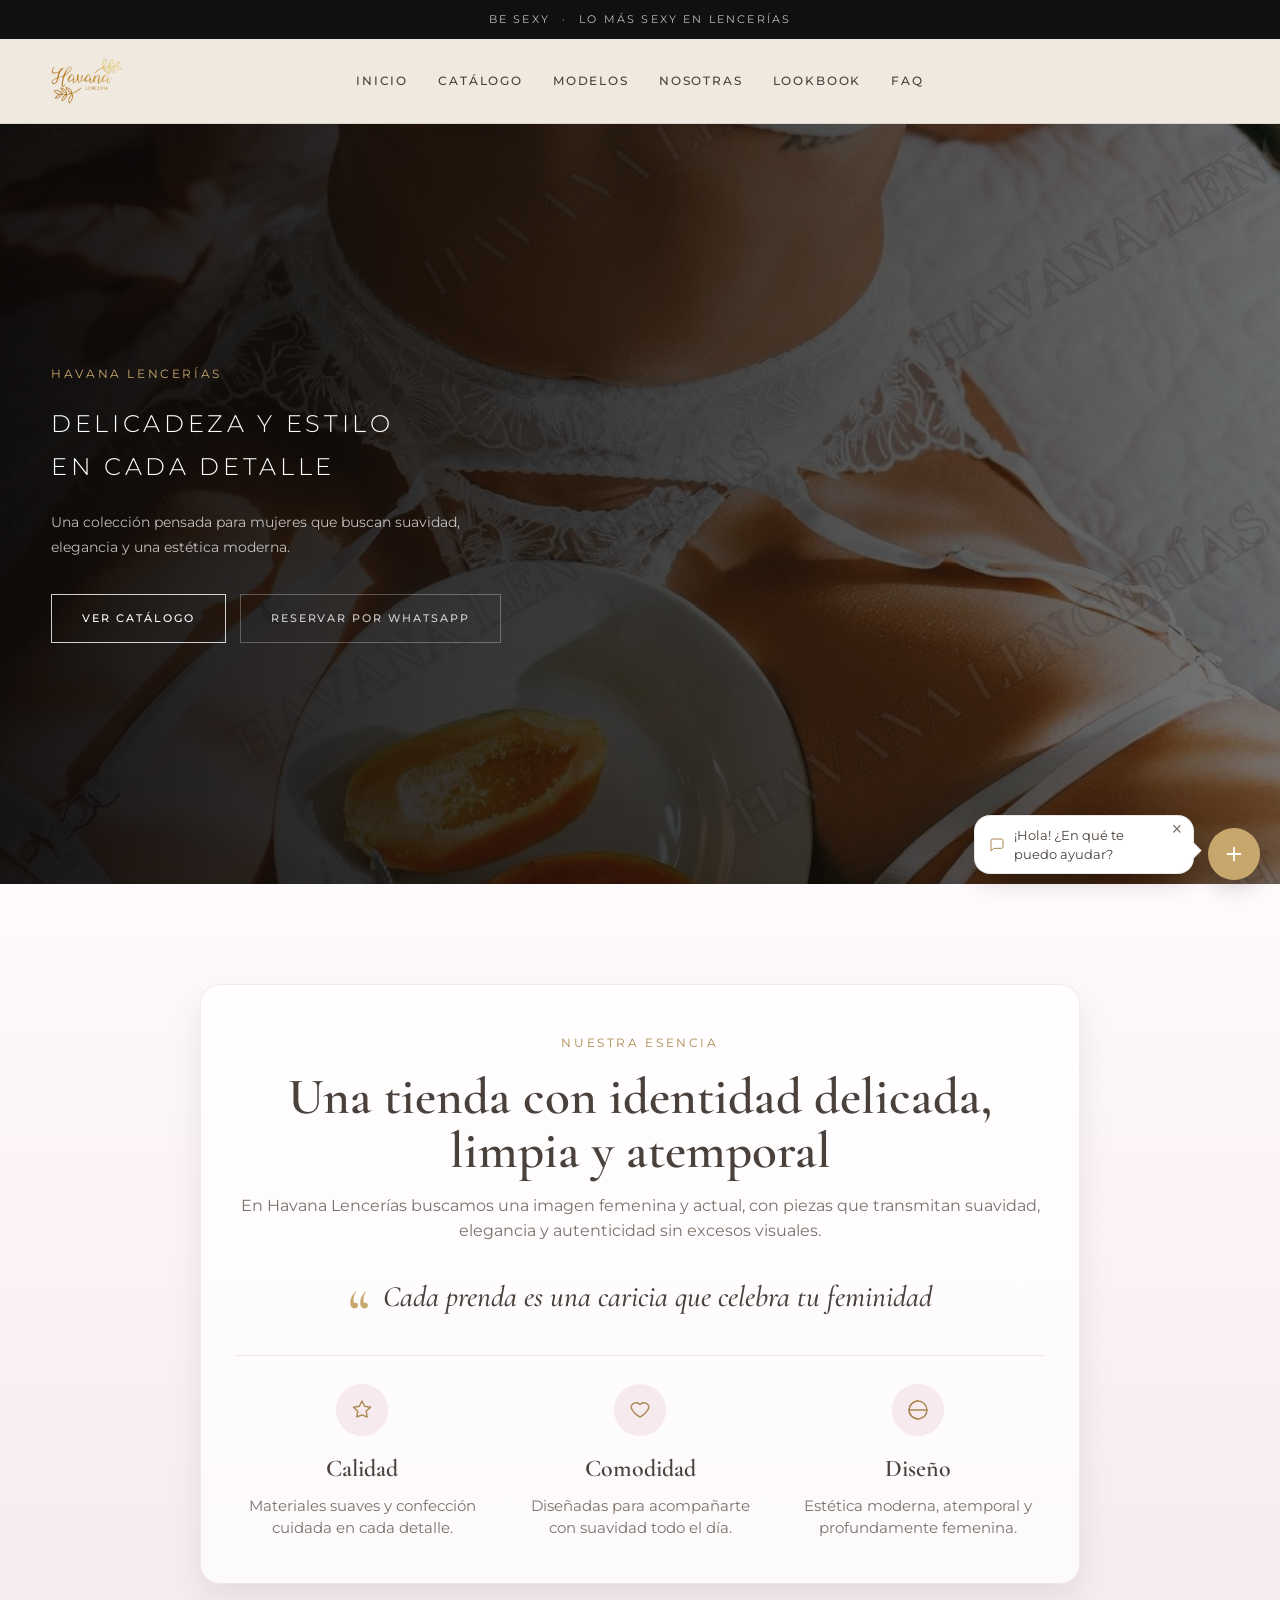
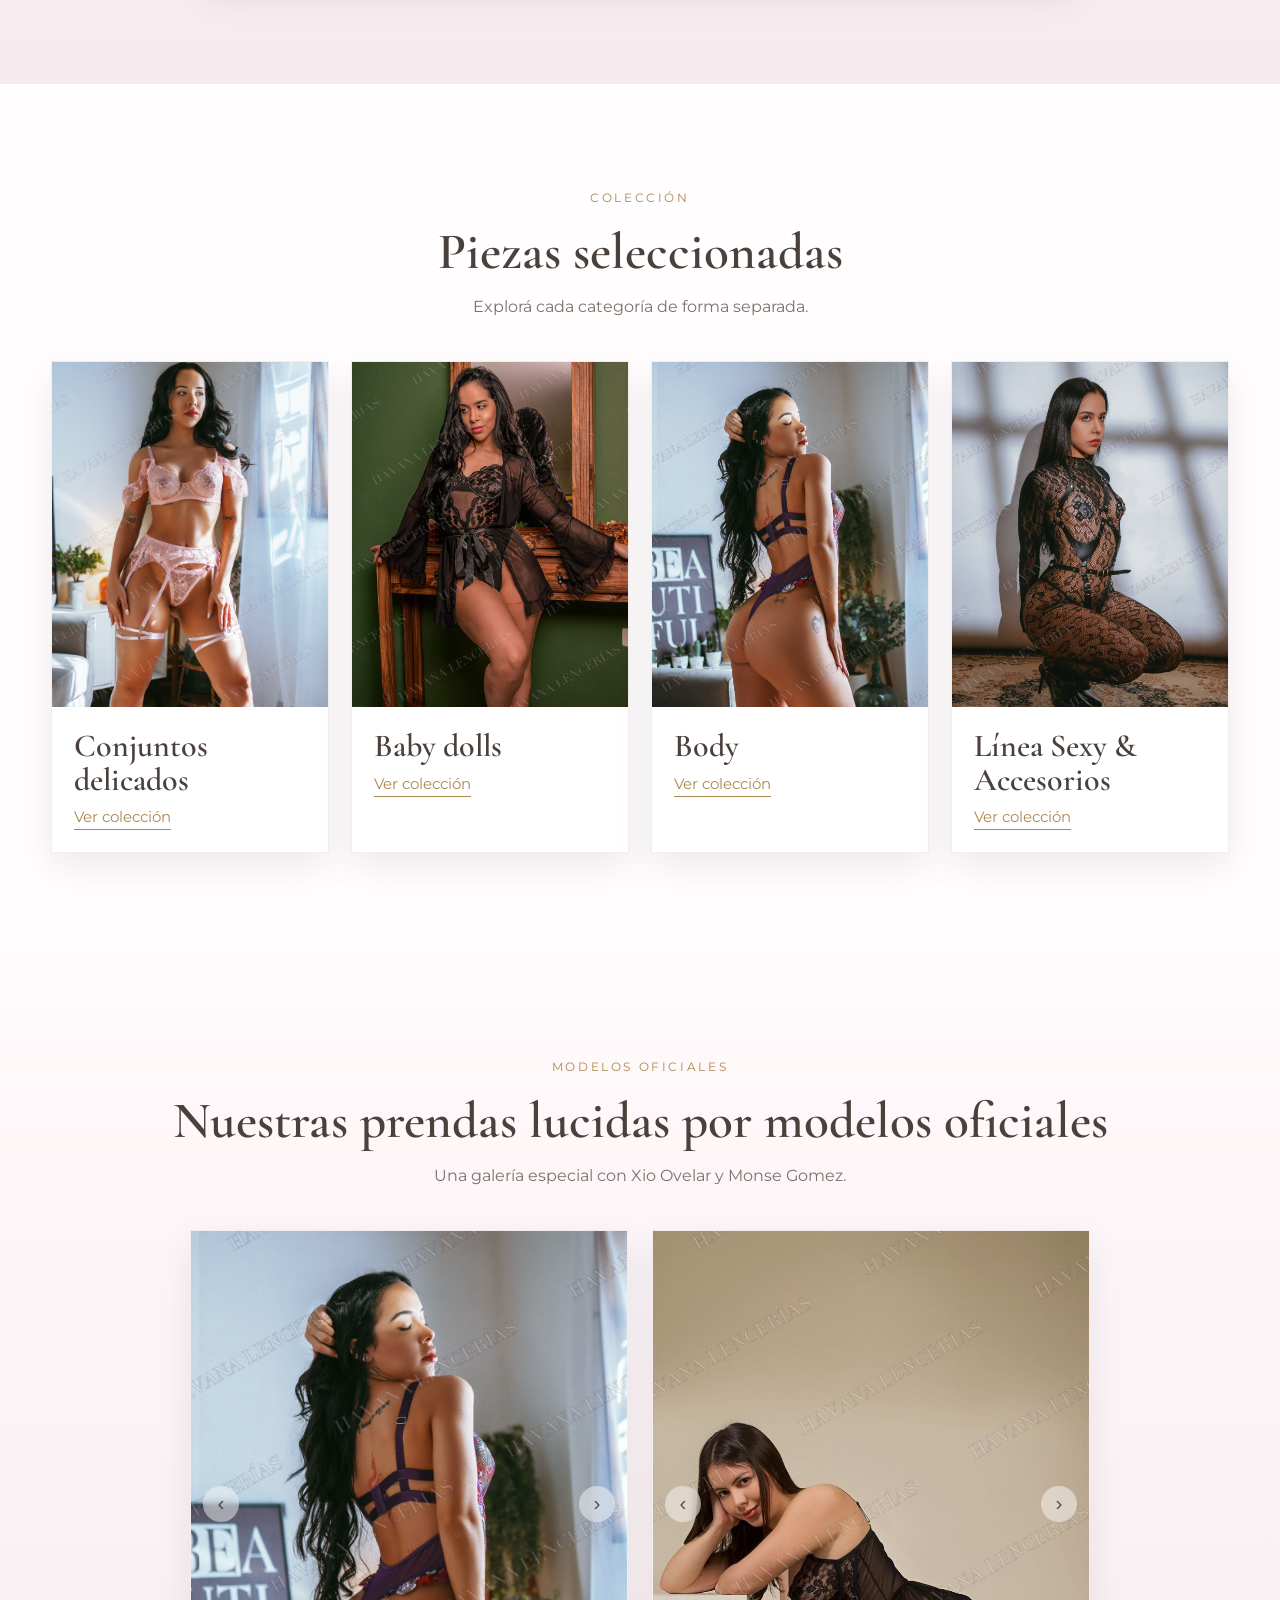
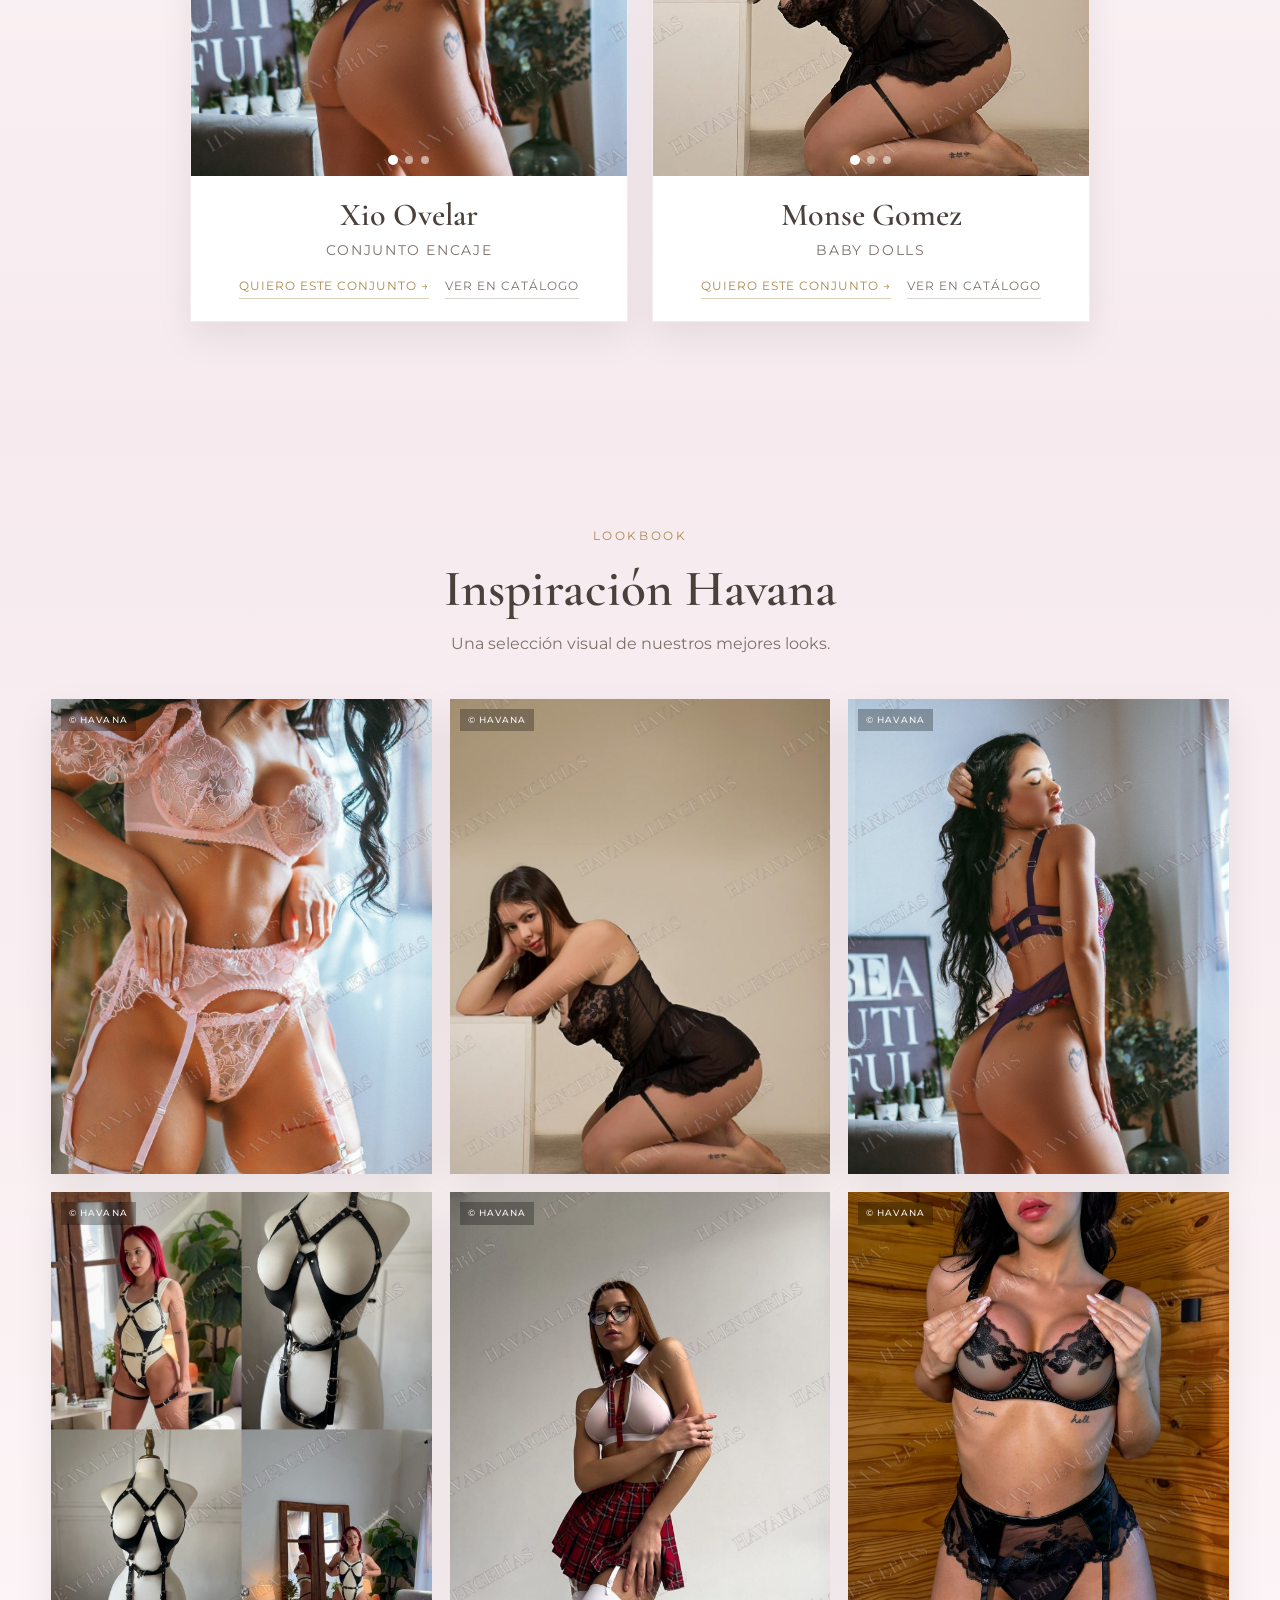
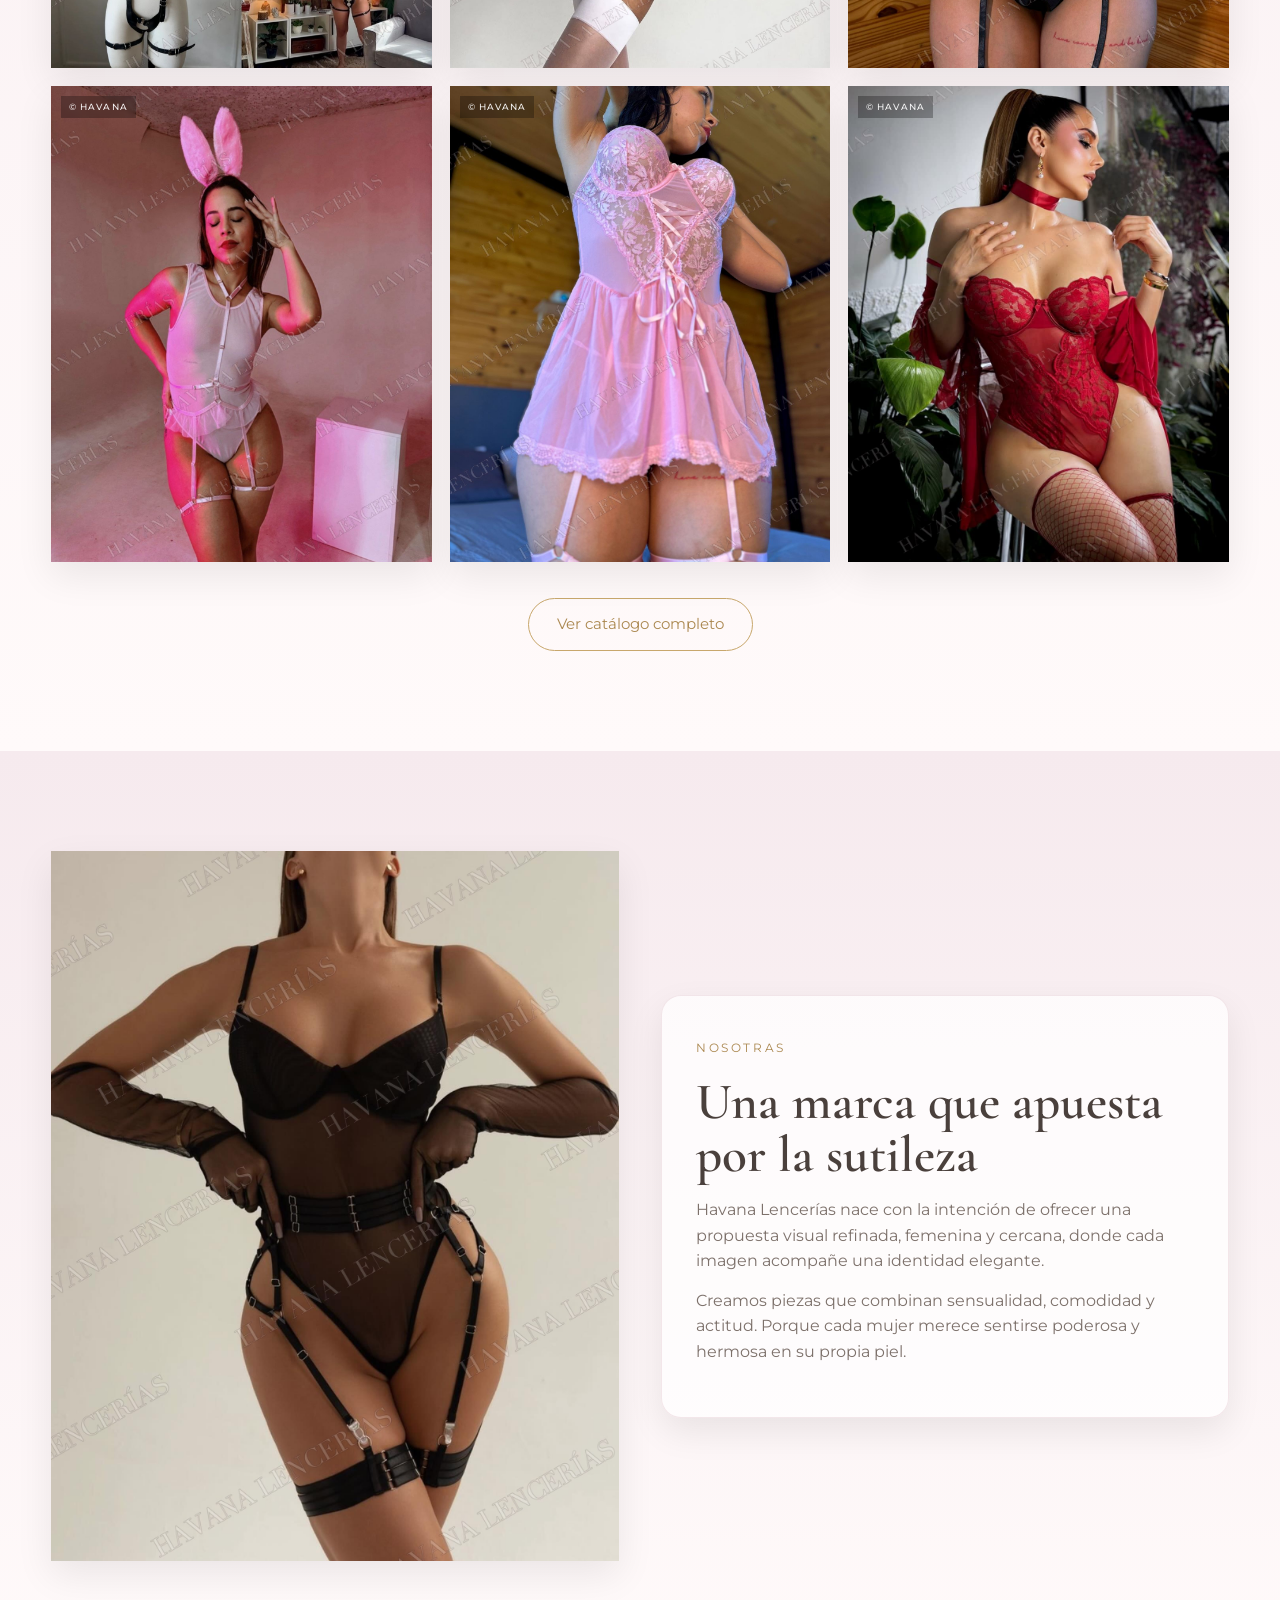
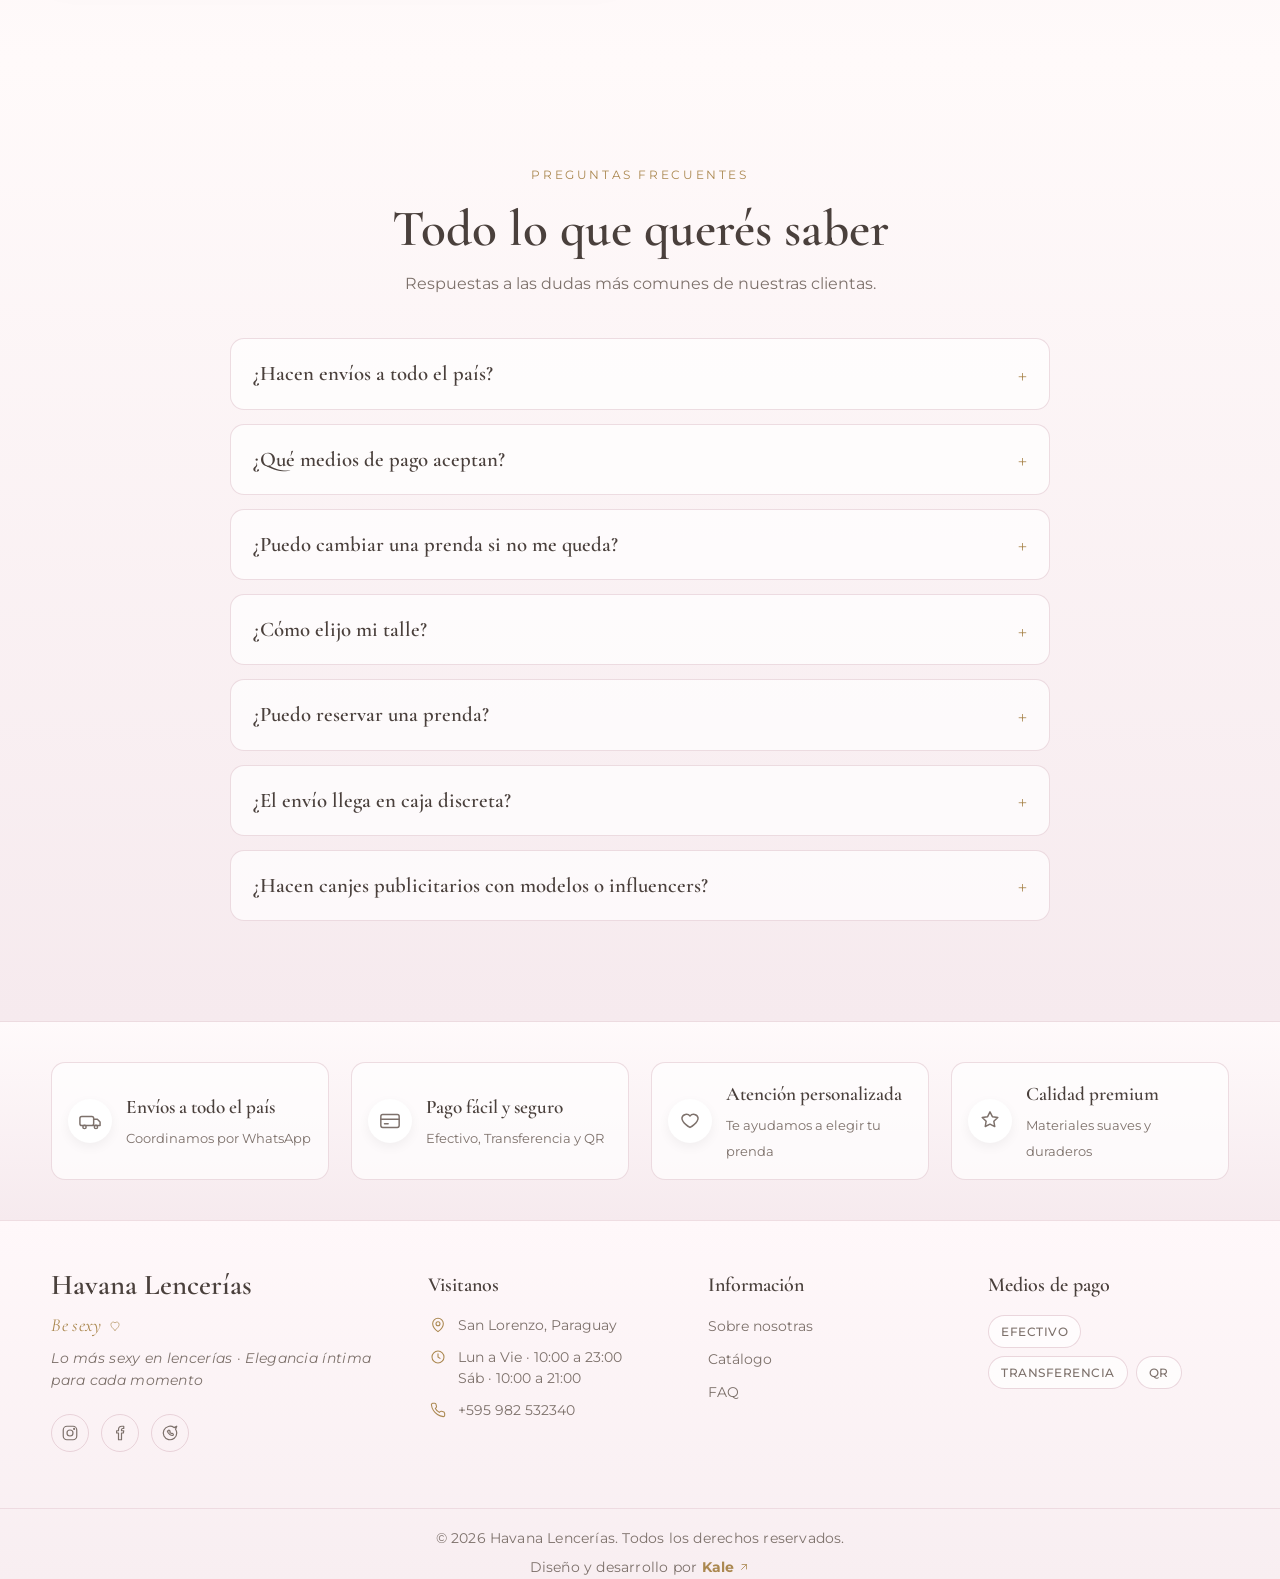
<file: index.html>
<!DOCTYPE html>
<html lang="es">
<head>
  <meta charset="UTF-8" />
  <meta name="viewport" content="width=device-width, initial-scale=1.0" />
  <title>Havana Lencerías</title>
  <meta name="description" content="Havana Lencerías - tienda de lencería femenina elegante, delicada y moderna." />
  <link rel="preconnect" href="https://fonts.googleapis.com">
  <link rel="preconnect" href="https://fonts.gstatic.com" crossorigin>
  <link href="https://fonts.googleapis.com/css2?family=Cormorant+Garamond:wght@500;600;700&family=Montserrat:wght@300;400;500;600&display=swap" rel="stylesheet">
  <link rel="stylesheet" href="style.css" />
</head>
<body>

  <header class="topbar">
    <p>
      <span>Be sexy</span>
      <span class="topbar-sep" aria-hidden="true">·</span>
      <span>Lo más sexy en lencerías</span>
    </p>
  </header>

  <header class="header">
    <div class="container header-content">
      <a href="#inicio" class="logo">
        <img src="Imagenes/logo-havana.png" alt="Havana Lencerías">
      </a>

      <nav class="nav">
        <a href="#inicio">Inicio</a>
        <a href="catalogo.html">Catálogo</a>
        <a href="#modelos">Modelos</a>
        <a href="#nosotras">Nosotras</a>
        <a href="#lookbook">Lookbook</a>
        <a href="#faq">FAQ</a>
      </nav>

      <div class="header-spacer" aria-hidden="true"></div>
    </div>
  </header>

  <section class="hero" id="inicio">

    <!-- El video ocupa todo el hero y el texto va encima.
         Si el video falla, el <video> sigue mostrando su poster: la portada
         degrada sola a la versión con foto, sin que la clienta note nada. -->
    <div class="hero-video" id="heroVideo">
      <video id="heroVid" muted autoplay loop playsinline preload="auto" poster="Imagenes/hero-havana2.jpeg" aria-label="Video de Havana Lencerías"></video>
      <script>
        /* El src se elige acá, pegado al <video>, y no más abajo: así el
           navegador empieza a bajarlo de una. Un celular no necesita 1440p,
           y bajarle 3.4 MB sería un despropósito. */
        (function () {
          var v = document.getElementById("heroVid");
          v.src = window.innerWidth <= 768
            ? "Imagenes/video-portada-movil.mp4"   /*  720x1280 · 1.4 MB */
            : "Imagenes/video-portada.mp4";        /* 1080x1920 · 3.4 MB */
        })();
      </script>

      <div class="hero-overlay">
        <div class="hero-text">
          <span class="eyebrow">HAVANA LENCERÍAS</span>
          <h1>Delicadeza y estilo<br>en cada detalle</h1>
          <p>
            Una colección pensada para mujeres que buscan suavidad,
            elegancia y una estética moderna.
          </p>

          <div class="hero-actions">
            <a href="catalogo.html" class="btn btn-hero">Ver catálogo</a>
            <a href="https://wa.me/595982532340?text=%C2%A1Hola!%20Quisiera%20reservar%20una%20prenda%20%F0%9F%92%95" target="_blank" class="btn btn-hero-ghost">Reservar por WhatsApp</a>
          </div>
        </div>
      </div>

    </div>
  </section>

  <section class="intro section">
    <div class="container intro-box">
      <span class="eyebrow">Nuestra esencia</span>
      <h2>Una tienda con identidad delicada, limpia y atemporal</h2>
      <p>
        En Havana Lencerías buscamos una imagen femenina y actual, con piezas que transmitan
        suavidad, elegancia y autenticidad sin excesos visuales.
      </p>

      <blockquote class="intro-quote">
        <span class="quote-mark" aria-hidden="true">“</span>
        Cada prenda es una caricia que celebra tu feminidad
      </blockquote>

      <ul class="values-grid">
        <li class="value-item">
          <span class="value-icon" aria-hidden="true">
            <svg viewBox="0 0 24 24" fill="none" stroke="currentColor" stroke-width="1.4" stroke-linecap="round" stroke-linejoin="round">
              <path d="M12 3l2.6 5.3 5.9.9-4.3 4.1 1 5.8L12 16.8 6.8 19l1-5.8L3.5 9.2l5.9-.9L12 3z"/>
            </svg>
          </span>
          <h3>Calidad</h3>
          <p>Materiales suaves y confección cuidada en cada detalle.</p>
        </li>

        <li class="value-item">
          <span class="value-icon" aria-hidden="true">
            <svg viewBox="0 0 24 24" fill="none" stroke="currentColor" stroke-width="1.4" stroke-linecap="round" stroke-linejoin="round">
              <path d="M20.8 8.6a5 5 0 0 0-8.8-2 5 5 0 0 0-8.8 2c0 5.6 8.8 10.4 8.8 10.4s8.8-4.8 8.8-10.4z"/>
            </svg>
          </span>
          <h3>Comodidad</h3>
          <p>Diseñadas para acompañarte con suavidad todo el día.</p>
        </li>

        <li class="value-item">
          <span class="value-icon" aria-hidden="true">
            <svg viewBox="0 0 24 24" fill="none" stroke="currentColor" stroke-width="1.4" stroke-linecap="round" stroke-linejoin="round">
              <circle cx="12" cy="12" r="9"/>
              <path d="M12 3a9 9 0 0 0 0 18M3 12h18"/>
            </svg>
          </span>
          <h3>Diseño</h3>
          <p>Estética moderna, atemporal y profundamente femenina.</p>
        </li>
      </ul>
    </div>
  </section>

  <section class="featured section" id="coleccion">
    <div class="container">
      <div class="section-header">
        <span class="eyebrow">Colección</span>
        <h2>Piezas seleccionadas</h2>
        <p>Explorá cada categoría de forma separada.</p>
      </div>

      <div class="cards-grid">
        <article class="card">
          <img loading="lazy" decoding="async" src="Imagenes/modelo2.jpg" alt="Conjuntos delicados">
          <div class="card-info">
            <h3>Conjuntos delicados</h3>
            <a href="catalogo.html#conjuntos">Ver colección</a>
          </div>
        </article>

        <article class="card">
          <img loading="lazy" decoding="async" src="Imagenes/Babydolls11.jpg" alt="Baby dolls">
          <div class="card-info">
            <h3>Baby dolls</h3>
            <a href="catalogo.html#babydolls">Ver colección</a>
          </div>
        </article>

        <article class="card">
          <img loading="lazy" decoding="async" src="Imagenes/xio-1.jpg" alt="Body">
          <div class="card-info">
            <h3>Body</h3>
            <a href="catalogo.html#body">Ver colección</a>
          </div>
        </article>

        <article class="card">
          <img loading="lazy" decoding="async" src="Imagenes/arnes7.jpg" alt="Línea Sexy & Accesorios" onerror="this.style.opacity='0.2'">
          <div class="card-info">
            <h3>Línea Sexy & Accesorios</h3>
            <a href="catalogo.html#sexy">Ver colección</a>
          </div>
        </article>
      </div>
    </div>
  </section>

  <section class="models section" id="modelos">
    <div class="container">
      <div class="section-header">
        <span class="eyebrow">Modelos oficiales</span>
        <h2>Nuestras prendas lucidas por modelos oficiales</h2>
        <p>Una galería especial con Xio Ovelar y Monse Gomez.</p>
      </div>

      <div class="models-grid two-models">

        <article class="model-card" data-model="Xio Ovelar">
          <div class="model-slider" data-slider data-autoplay="5000">
            <button class="slider-btn prev" type="button" aria-label="Anterior" data-prev>‹</button>

            <div class="model-slider-track-wrapper">
              <div class="model-slider-track">
                <img loading="lazy" decoding="async" src="Imagenes/xio-1.jpg" alt="Xio Ovelar look 1" data-garment="Conjunto encaje" data-category="conjuntos">
                <img loading="lazy" decoding="async" src="Imagenes/xio-2.jpg" alt="Xio Ovelar look 2" data-garment="Conjunto Rosa" data-category="conjunto-rosa">
                <img loading="lazy" decoding="async" src="Imagenes/xio-3.jpg" alt="Xio Ovelar look 3" data-garment="Línea Sexy" data-category="sexy">
              </div>
            </div>

            <button class="slider-btn next" type="button" aria-label="Siguiente" data-next>›</button>

            <div class="slider-dots" data-dots></div>
          </div>

          <div class="model-info">
            <h3>Xio Ovelar</h3>
            <p class="garment-name" data-garment-label>Conjunto encaje</p>
            <div class="model-actions">
              <a href="https://wa.me/595982532340" target="_blank" class="want-link" data-want>Quiero este conjunto →</a>
              <a href="catalogo.html#conjuntos" class="catalog-link" data-catalog>Ver en catálogo</a>
            </div>
          </div>
        </article>

        <article class="model-card" data-model="Monse Gomez">
          <div class="model-slider" data-slider data-autoplay="5000">
            <button class="slider-btn prev" type="button" aria-label="Anterior" data-prev>‹</button>

            <div class="model-slider-track-wrapper">
              <div class="model-slider-track">
                <img loading="lazy" decoding="async" src="Imagenes/monse-1.jpg" alt="Monse Gomez look 1" data-garment="Baby dolls" data-category="babydolls">
                <img loading="lazy" decoding="async" src="Imagenes/monse-2.jpg" alt="Monse Gomez look 2" data-garment="Body" data-category="body">
                <img loading="lazy" decoding="async" src="Imagenes/monse-3.jpg" alt="Monse Gomez look 3" data-garment="Conjunto" data-category="conjuntos">
              </div>
            </div>

            <button class="slider-btn next" type="button" aria-label="Siguiente" data-next>›</button>

            <div class="slider-dots" data-dots></div>
          </div>

          <div class="model-info">
            <h3>Monse Gomez</h3>
            <p class="garment-name" data-garment-label>Baby dolls</p>
            <div class="model-actions">
              <a href="https://wa.me/595982532340" target="_blank" class="want-link" data-want>Quiero este conjunto →</a>
              <a href="catalogo.html#babydolls" class="catalog-link" data-catalog>Ver en catálogo</a>
            </div>
          </div>
        </article>

      </div>
    </div>
  </section>

  <section class="lookbook section" id="lookbook">
    <div class="container">
      <div class="section-header">
        <span class="eyebrow">Lookbook</span>
        <h2>Inspiración Havana</h2>
        <p>Una selección visual de nuestros mejores looks.</p>
      </div>

      <div class="lookbook-masonry">
        <a href="catalogo.html#conjunto-rosa" class="lookbook-item"><img loading="lazy" decoding="async" src="Imagenes/conjunto-rosa1.jpg" alt="Conjunto Rosa" onerror="this.style.opacity='0.15'"></a>
        <a href="catalogo.html#babydolls" class="lookbook-item"><img loading="lazy" decoding="async" src="Imagenes/Babydollsnegro1.jpg" alt="Baby dolls Negro" onerror="this.style.opacity='0.15'"></a>
        <a href="catalogo.html#body" class="lookbook-item"><img loading="lazy" decoding="async" src="Imagenes/xio-1.jpg" alt="Body" onerror="this.style.opacity='0.15'"></a>
        <a href="catalogo.html#sexy-arnes" class="lookbook-item"><img loading="lazy" decoding="async" src="Imagenes/arnes2.jpg" alt="Arnés" onerror="this.style.opacity='0.15'"></a>
        <a href="catalogo.html#sexy-colegiala" class="lookbook-item"><img loading="lazy" decoding="async" src="Imagenes/colegiala1.jpg" alt="Colegiala" onerror="this.style.opacity='0.15'"></a>
        <a href="catalogo.html#conjunto-negro" class="lookbook-item"><img loading="lazy" decoding="async" src="Imagenes/conjunto-negro2.jpg" alt="Conjunto Negro" onerror="this.style.opacity='0.15'"></a>
        <a href="catalogo.html#sexy-conejita" class="lookbook-item"><img loading="lazy" decoding="async" src="Imagenes/conejita1.jpg" alt="Conejita" onerror="this.style.opacity='0.15'"></a>
        <a href="catalogo.html#babydolls-rosa" class="lookbook-item"><img loading="lazy" decoding="async" src="Imagenes/Babydollsrosa1.jpg" alt="Baby dolls Rosa" onerror="this.style.opacity='0.15'"></a>
        <a href="catalogo.html#body-rojo" class="lookbook-item"><img loading="lazy" decoding="async" src="Imagenes/bodyrojo1.jpg" alt="Body Rojo" onerror="this.style.opacity='0.15'"></a>
      </div>

      <div class="lookbook-cta">
        <a href="catalogo.html" class="btn btn-outline">Ver catálogo completo</a>
      </div>
    </div>
  </section>

  <section class="about section" id="nosotras">
    <div class="container about-grid">
      <div class="about-image">
        <img loading="lazy" decoding="async" src="Imagenes/img2.jpg" alt="Havana Lencerías estilo">
      </div>

      <div class="about-text">
        <span class="eyebrow">Nosotras</span>
        <h2>Una marca que apuesta por la sutileza</h2>
        <p>
          Havana Lencerías nace con la intención de ofrecer una propuesta visual refinada,
          femenina y cercana, donde cada imagen acompañe una identidad elegante.
        </p>
        <p>
          Creamos piezas que combinan sensualidad, comodidad y actitud. Porque cada mujer
          merece sentirse poderosa y hermosa en su propia piel.
        </p>
      </div>
    </div>
  </section>

<section class="faq section" id="faq">
    <div class="container">
      <div class="section-header">
        <span class="eyebrow">Preguntas frecuentes</span>
        <h2>Todo lo que querés saber</h2>
        <p>Respuestas a las dudas más comunes de nuestras clientas.</p>
      </div>

      <div class="faq-list">
        <details class="faq-item">
          <summary>
            <span>¿Hacen envíos a todo el país?</span>
            <span class="faq-toggle" aria-hidden="true">+</span>
          </summary>
          <p>¡Sí! Enviamos a todo Paraguay. Coordinamos método y costo por WhatsApp según tu zona.</p>
        </details>

        <details class="faq-item">
          <summary>
            <span>¿Qué medios de pago aceptan?</span>
            <span class="faq-toggle" aria-hidden="true">+</span>
          </summary>
          <p>Aceptamos efectivo, transferencia bancaria y pagos con QR.</p>
        </details>

        <details class="faq-item">
          <summary>
            <span>¿Puedo cambiar una prenda si no me queda?</span>
            <span class="faq-toggle" aria-hidden="true">+</span>
          </summary>
          <p>Sí, aceptamos cambios dentro de los 7 días, siempre que la prenda esté en perfecto estado, con etiqueta y sin uso. Por razones de higiene, no se aceptan cambios en algunas piezas específicas.</p>
        </details>

        <details class="faq-item" id="faq-talles">
          <summary>
            <span>¿Cómo elijo mi talle?</span>
            <span class="faq-toggle" aria-hidden="true">+</span>
          </summary>
          <p>Tomá tus medidas (busto, cintura y cadera en cm) y comparalas con nuestra tabla. Si tenés dudas, escribinos por WhatsApp y te asesoramos.</p>
          <div class="size-chart-wrapper">
            <table class="size-chart">
              <thead>
                <tr>
                  <th>Talle</th>
                  <th>S</th>
                  <th>M</th>
                  <th>L</th>
                </tr>
              </thead>
              <tbody>
                <tr>
                  <th>Busto (cm)</th>
                  <td>88</td>
                  <td>92</td>
                  <td>96</td>
                </tr>
                <tr>
                  <th>Cintura (cm)</th>
                  <td>68</td>
                  <td>72</td>
                  <td>76</td>
                </tr>
                <tr>
                  <th>Cadera (cm)</th>
                  <td>92</td>
                  <td>96</td>
                  <td>100</td>
                </tr>
              </tbody>
            </table>
            <small class="size-chart-note">Por higiene, las prendas íntimas no tienen cambio. Elegí bien tu talle.</small>
          </div>
        </details>

        <details class="faq-item">
          <summary>
            <span>¿Puedo reservar una prenda?</span>
            <span class="faq-toggle" aria-hidden="true">+</span>
          </summary>
          <p>
            Sí. Para reservar una prenda se requiere una <strong>seña</strong>. Si reservás
            2 productos o más, se pide un mínimo de seña por cada uno.
          </p>
          <p>
            Tenés un plazo de <strong>30 días</strong> para retirar el pedido. Pasado ese
            tiempo, la seña <strong>no se reembolsa</strong>, ya que mientras las prendas
            estuvieron apartadas dejamos de venderlas a otras clientas.
          </p>
        </details>

        <details class="faq-item">
          <summary>
            <span>¿El envío llega en caja discreta?</span>
            <span class="faq-toggle" aria-hidden="true">+</span>
          </summary>
          <p>Sí, todos nuestros envíos van en empaques neutros y discretos, cuidando tu privacidad.</p>
        </details>

        <details class="faq-item">
          <summary>
            <span>¿Hacen canjes publicitarios con modelos o influencers?</span>
            <span class="faq-toggle" aria-hidden="true">+</span>
          </summary>
          <p>
            No realizamos canjes a cambio de publicidad o fotos. Ya contamos con nuestra
            modelo oficial y tuvimos malas experiencias con personas que recibieron prendas
            y no cumplieron con lo acordado. Por favor, abstenerse de ofrecerse u ofrecer
            a modelos para este tipo de intercambio: si en algún momento necesitamos un canje,
            nosotras contactamos directamente.
          </p>
        </details>
      </div>
    </div>
  </section>

  <section class="benefits-banner">
    <div class="container">
      <ul class="benefits-list">
        <li>
          <span class="benefit-icon" aria-hidden="true">
            <svg viewBox="0 0 24 24" fill="none" stroke="currentColor" stroke-width="1.6" stroke-linecap="round" stroke-linejoin="round">
              <rect x="1" y="7" width="15" height="10" rx="2"/>
              <polyline points="16 10 20 10 23 13 23 17 16 17"/>
              <circle cx="6" cy="18.5" r="1.8"/>
              <circle cx="18.5" cy="18.5" r="1.8"/>
            </svg>
          </span>
          <div>
            <strong>Envíos a todo el país</strong>
            <span>Coordinamos por WhatsApp</span>
          </div>
        </li>
        <li>
          <span class="benefit-icon" aria-hidden="true">
            <svg viewBox="0 0 24 24" fill="none" stroke="currentColor" stroke-width="1.6" stroke-linecap="round" stroke-linejoin="round">
              <rect x="2" y="5" width="20" height="14" rx="2"/>
              <line x1="2" y1="10" x2="22" y2="10"/>
              <path d="M6 15h4"/>
            </svg>
          </span>
          <div>
            <strong>Pago fácil y seguro</strong>
            <span>Efectivo, Transferencia y QR</span>
          </div>
        </li>
        <li>
          <span class="benefit-icon" aria-hidden="true">
            <svg viewBox="0 0 24 24" fill="none" stroke="currentColor" stroke-width="1.6" stroke-linecap="round" stroke-linejoin="round">
              <path d="M20.8 8.6a5 5 0 0 0-8.8-2 5 5 0 0 0-8.8 2c0 5.6 8.8 10.4 8.8 10.4s8.8-4.8 8.8-10.4z"/>
            </svg>
          </span>
          <div>
            <strong>Atención personalizada</strong>
            <span>Te ayudamos a elegir tu prenda</span>
          </div>
        </li>
        <li>
          <span class="benefit-icon" aria-hidden="true">
            <svg viewBox="0 0 24 24" fill="none" stroke="currentColor" stroke-width="1.6" stroke-linecap="round" stroke-linejoin="round">
              <path d="M12 2l2.6 5.3 5.9.9-4.3 4.1 1 5.8L12 15.5 6.8 18l1-5.8L3.5 8.2l5.9-.9L12 2z"/>
            </svg>
          </span>
          <div>
            <strong>Calidad premium</strong>
            <span>Materiales suaves y duraderos</span>
          </div>
        </li>
      </ul>
    </div>
  </section>

  <footer class="footer">
    <div class="container footer-grid">
      <div class="footer-col footer-brand">
        <p>Havana Lencerías</p>
        <span class="footer-tagline">
          Be sexy
          <svg class="tagline-icon" viewBox="0 0 24 24" fill="none" stroke="currentColor" stroke-width="1.4" stroke-linecap="round" stroke-linejoin="round" aria-hidden="true">
            <path d="M12 21s-7-4.35-7-10a4 4 0 0 1 7-2.65A4 4 0 0 1 19 11c0 5.65-7 10-7 10z"/>
          </svg>
        </span>
        <span class="footer-slogan">Lo más sexy en lencerías · Elegancia íntima para cada momento</span>
        <div class="footer-social">
          <a href="https://www.instagram.com/havanalencerias" target="_blank" aria-label="Instagram" class="footer-icon">
            <svg viewBox="0 0 24 24" fill="none" stroke="currentColor" stroke-width="1.6" stroke-linecap="round" stroke-linejoin="round">
              <rect x="3" y="3" width="18" height="18" rx="5"/>
              <circle cx="12" cy="12" r="4"/>
              <circle cx="17.5" cy="6.5" r="0.6" fill="currentColor"/>
            </svg>
          </a>
          <a href="https://www.facebook.com/havanalencerias/" target="_blank" aria-label="Facebook" class="footer-icon">
            <svg viewBox="0 0 24 24" fill="none" stroke="currentColor" stroke-width="1.6" stroke-linecap="round" stroke-linejoin="round">
              <path d="M14 9V7.5a1.5 1.5 0 0 1 1.5-1.5H17V3h-2.5A4.5 4.5 0 0 0 10 7.5V9H7.5v3H10v9h4v-9h2.5l.5-3H14z"/>
            </svg>
          </a>
          <a href="https://wa.me/595982532340?text=%C2%A1Hola!%20Te%20escribo%20desde%20la%20web%20de%20Havana%20Lencer%C3%ADas%20%F0%9F%92%95" target="_blank" aria-label="WhatsApp" class="footer-icon">
            <svg viewBox="0 0 24 24" fill="none" stroke="currentColor" stroke-width="1.6" stroke-linecap="round" stroke-linejoin="round">
              <path d="M21 12a9 9 0 1 1-3.6-7.2L21 3l-1.6 4A9 9 0 0 1 21 12z"/>
              <path d="M8.5 9.5c.4 1.7 1.6 3.4 3.3 4.6 1.5 1 2.9 1.4 3.7 1.2.4-.1.7-.4.9-.8.1-.3.1-.7-.1-1l-.9-.9c-.2-.2-.5-.3-.8-.2l-.9.3c-.7-.4-1.4-1-1.9-1.7l.3-.9c.1-.3 0-.6-.2-.8l-.9-.9c-.3-.2-.7-.3-1-.1-.4.2-.7.5-.8.9 0 .1 0 .2 0 .3z"/>
            </svg>
          </a>
        </div>
      </div>

      <div class="footer-col">
        <h4>Visitanos</h4>
        <ul class="footer-info">
          <li>
            <span class="info-icon" aria-hidden="true">
              <svg viewBox="0 0 24 24" fill="none" stroke="currentColor" stroke-width="1.6" stroke-linecap="round" stroke-linejoin="round">
                <path d="M20 10c0 6-8 12-8 12s-8-6-8-12a8 8 0 0 1 16 0z"/>
                <circle cx="12" cy="10" r="3"/>
              </svg>
            </span>
            San Lorenzo, Paraguay
          </li>
          <li>
            <span class="info-icon" aria-hidden="true">
              <svg viewBox="0 0 24 24" fill="none" stroke="currentColor" stroke-width="1.6" stroke-linecap="round" stroke-linejoin="round">
                <circle cx="12" cy="12" r="9"/>
                <path d="M12 7v5l3 2"/>
              </svg>
            </span>
            <span class="info-text">
              Lun a Vie · 10:00 a 23:00<br>
              Sáb · 10:00 a 21:00
            </span>
          </li>
          <li>
            <span class="info-icon" aria-hidden="true">
              <svg viewBox="0 0 24 24" fill="none" stroke="currentColor" stroke-width="1.6" stroke-linecap="round" stroke-linejoin="round">
                <path d="M22 16.9v3a2 2 0 0 1-2.2 2 19.8 19.8 0 0 1-8.6-3.1 19.5 19.5 0 0 1-6-6A19.8 19.8 0 0 1 2.1 4.2 2 2 0 0 1 4.1 2h3a2 2 0 0 1 2 1.7c.1.9.3 1.8.6 2.6a2 2 0 0 1-.5 2.1L8 9.6a16 16 0 0 0 6 6l1.2-1.2a2 2 0 0 1 2.1-.5c.8.3 1.7.5 2.6.6a2 2 0 0 1 1.7 2z"/>
              </svg>
            </span>
            <a href="https://wa.me/595982532340?text=%C2%A1Hola!%20Te%20escribo%20desde%20la%20web%20de%20Havana%20Lencer%C3%ADas%20%F0%9F%92%95" target="_blank" class="info-link">+595 982 532340</a>
          </li>
        </ul>
      </div>

      <div class="footer-col">
        <h4>Información</h4>
        <ul class="footer-nav">
          <li><a href="#nosotras">Sobre nosotras</a></li>
          <li><a href="catalogo.html">Catálogo</a></li>
          <li><a href="#faq">FAQ</a></li>
        </ul>
      </div>

      <div class="footer-col">
        <h4>Medios de pago</h4>
        <div class="payment-methods">
          <span class="payment-tag">Efectivo</span>
          <span class="payment-tag">Transferencia</span>
          <span class="payment-tag">QR</span>
        </div>
      </div>
    </div>

    <div class="footer-bottom">
      <p>&copy; 2026 Havana Lencerías. Todos los derechos reservados.</p>
      <p>Diseño y desarrollo por
        <a href="https://www.kale.com.py/" target="_blank" rel="noopener" class="kale-link">
          Kale
          <svg class="kale-arrow" viewBox="0 0 24 24" fill="none" stroke="currentColor" stroke-width="1.6" stroke-linecap="round" stroke-linejoin="round" aria-hidden="true">
            <line x1="7" y1="17" x2="17" y2="7"/>
            <polyline points="8 7 17 7 17 16"/>
          </svg>
        </a>
      </p>
    </div>
  </footer>

  <button id="backToTop" class="back-to-top" aria-label="Subir arriba">↑</button>

  <div class="fab-nudge" id="fabNudge" aria-hidden="true">
    <button type="button" class="fab-nudge-close" id="fabNudgeClose" aria-label="Cerrar mensaje">×</button>
    <span class="fab-nudge-text" id="fabNudgeText"></span>
  </div>

  <div class="fab-menu" id="fabMenu">
    <div class="fab-items">
      <button type="button" class="fab-item fab-ai" id="fabChat" aria-label="Asistente IA">
        <svg viewBox="0 0 24 24" fill="none" stroke="currentColor" stroke-width="1.8" stroke-linecap="round" stroke-linejoin="round">
          <path d="M21 15a2 2 0 0 1-2 2H7l-4 4V5a2 2 0 0 1 2-2h14a2 2 0 0 1 2 2z"/>
        </svg>
        <span class="fab-badge" id="fabBadge" aria-hidden="true"></span>
      </button>
      <a href="https://wa.me/595982532340?text=%C2%A1Hola!%20Te%20escribo%20desde%20la%20web%20de%20Havana%20Lencer%C3%ADas%20%F0%9F%92%95" target="_blank" class="fab-item fab-wa" aria-label="WhatsApp">
        <svg viewBox="0 0 24 24" fill="currentColor" aria-hidden="true">
          <path d="M17.472 14.382c-.297-.149-1.758-.867-2.03-.967-.273-.099-.471-.148-.67.15-.197.297-.767.966-.94 1.164-.173.199-.347.223-.644.075-.297-.15-1.255-.463-2.39-1.475-.883-.788-1.48-1.761-1.653-2.059-.173-.297-.018-.458.13-.606.134-.133.298-.347.446-.52.149-.174.198-.298.298-.497.099-.198.05-.371-.025-.52-.075-.149-.669-1.612-.916-2.207-.242-.579-.487-.5-.669-.51-.173-.008-.371-.01-.57-.01-.198 0-.52.074-.792.372-.272.297-1.04 1.016-1.04 2.479 0 1.462 1.065 2.875 1.213 3.074.149.198 2.096 3.2 5.077 4.487.709.306 1.262.489 1.694.625.712.227 1.36.195 1.871.118.571-.085 1.758-.719 2.006-1.413.248-.694.248-1.289.173-1.413-.074-.124-.272-.198-.57-.347m-5.421 7.403h-.004a9.87 9.87 0 0 1-5.031-1.378l-.361-.214-3.741.982.998-3.648-.235-.374a9.86 9.86 0 0 1-1.51-5.26c.001-5.45 4.436-9.884 9.888-9.884 2.64 0 5.122 1.03 6.988 2.898a9.825 9.825 0 0 1 2.893 6.994c-.003 5.45-4.437 9.884-9.885 9.884m8.413-18.297A11.815 11.815 0 0 0 12.05 0C5.495 0 .16 5.335.157 11.892c0 2.096.547 4.142 1.588 5.945L.057 24l6.305-1.654a11.882 11.882 0 0 0 5.683 1.448h.005c6.554 0 11.89-5.335 11.893-11.893A11.821 11.821 0 0 0 20.465 3.488"/>
        </svg>
      </a>
    </div>
    <button type="button" class="fab-main" id="fabMain" aria-label="Abrir ayuda">
      <svg class="fab-icon-open" viewBox="0 0 24 24" fill="none" stroke="currentColor" stroke-width="2" stroke-linecap="round" stroke-linejoin="round">
        <line x1="12" y1="5" x2="12" y2="19"/>
        <line x1="5" y1="12" x2="19" y2="12"/>
      </svg>
      <svg class="fab-icon-close" viewBox="0 0 24 24" fill="none" stroke="currentColor" stroke-width="2" stroke-linecap="round" stroke-linejoin="round">
        <line x1="18" y1="6" x2="6" y2="18"/>
        <line x1="6" y1="6" x2="18" y2="18"/>
      </svg>
    </button>
  </div>

  <div class="chatbot-window" id="chatbotWindow" aria-hidden="true">
    <header class="chatbot-header">
      <div class="chatbot-avatar" aria-hidden="true">
        <img src="Imagenes/logo-havana.jpg" alt="">
      </div>
      <div class="chatbot-meta">
        <strong>Asistente Havana</strong>
        <span><i></i> En línea</span>
      </div>
      <button type="button" class="chatbot-close" id="chatbotClose" aria-label="Cerrar">
        <svg viewBox="0 0 24 24" fill="none" stroke="currentColor" stroke-width="1.8" stroke-linecap="round" stroke-linejoin="round">
          <line x1="18" y1="6" x2="6" y2="18"/>
          <line x1="6" y1="6" x2="18" y2="18"/>
        </svg>
      </button>
    </header>

    <div class="chatbot-body" id="chatbotBody"></div>

    <div class="chatbot-footer">
      <small>¿No encontrás lo que buscás? <a href="https://wa.me/595982532340?text=%C2%A1Hola!%20Te%20escribo%20desde%20la%20web%20de%20Havana%20Lencer%C3%ADas%20%F0%9F%92%95" target="_blank">Hablá con nosotras</a></small>
    </div>
  </div>

  <script>
    /* ============================================================
       Video del hero.

       Hay dos archivos, y el src se elige arriba según el ancho de pantalla:
         Imagenes/video-portada.mp4        1080x1920 · 3.4 MB · escritorio
         Imagenes/video-portada-movil.mp4   720x1280 · 1.4 MB · celular

         Duran 8 segundos a propósito. Es un fondo en bucle: nadie se queda
         mirándolo, y cada segundo de más es peso que la clienta espera.
         Subir la resolución tampoco sirve, ya lo probamos: a 1440p pesaba
         14 MB (25 s de espera en 3G) y en pantalla se veía igual.

       Para cambiar el video hay que reemplazar LOS DOS. Deben ser .mp4 con
       códec H.264: los .mov del iPhone vienen en HEVC y ningún navegador
       los reproduce.
       ============================================================ */
    (function () {
      const wrap = document.getElementById("heroVideo");
      if (!wrap) return;
      const video = wrap.querySelector("video");
      if (!video) return;

      const sinVideo = () => wrap.classList.add("sin-video");
      const conVideo = () => wrap.classList.remove("sin-video");

      /* Este script corre después del <video>, así que un error rápido pudo
         saltar antes de escucharlo: hay que consultar el estado, no solo esperar. */
      function revisar() {
        if (video.error || video.networkState === HTMLMediaElement.NETWORK_NO_SOURCE) sinVideo();
        else if (video.readyState >= 2) conVideo();
      }

      video.addEventListener("error", sinVideo);
      video.addEventListener("loadeddata", conVideo);
      video.addEventListener("canplay", conVideo);

      revisar();
      window.addEventListener("load", revisar);

      /* Autoplay bloqueado (iOS en bajo consumo): se reintenta con la primera
         interacción, que es lo que las políticas del navegador exigen. */
      function reintentar() {
        if (video.paused && !video.error) video.play().catch(() => {});
      }
      ["click", "touchstart", "scroll"].forEach((e) =>
        window.addEventListener(e, reintentar, { once: true, passive: true })
      );

      /* Fuera de pantalla no tiene sentido gastar batería */
      if ("IntersectionObserver" in window) {
        new IntersectionObserver((entradas) => {
          entradas.forEach((en) => {
            if (en.isIntersecting) {
              if (video.paused && !video.error) video.play().catch(() => {});
            } else if (!video.paused) {
              video.pause();
            }
          });
        }, { threshold: 0.15 }).observe(wrap);
      }
    })();

    const backToTop = document.getElementById("backToTop");

    window.addEventListener("scroll", () => {
      if (window.scrollY > 300) {
        backToTop.classList.add("show");
      } else {
        backToTop.classList.remove("show");
      }
    });

    backToTop.addEventListener("click", () => {
      window.scrollTo({
        top: 0,
        behavior: "smooth"
      });
    });

    document.querySelectorAll("[data-slider]").forEach((slider) => {
      const track = slider.querySelector(".model-slider-track");
      const slides = Array.from(track.querySelectorAll("img"));
      const prevBtn = slider.querySelector("[data-prev]");
      const nextBtn = slider.querySelector("[data-next]");
      const dotsContainer = slider.querySelector("[data-dots]");
      const card = slider.closest(".model-card");
      const wantLink = card ? card.querySelector("[data-want]") : null;
      const catalogLink = card ? card.querySelector("[data-catalog]") : null;
      const garmentLabel = card ? card.querySelector("[data-garment-label]") : null;
      const modelName = card ? card.dataset.model : "";
      const phone = "595982532340";
      const autoplay = parseInt(slider.dataset.autoplay || "0", 10);
      let index = 0;
      let timer;

      if (dotsContainer) {
        slides.forEach((_, i) => {
          const dot = document.createElement("button");
          dot.className = "slider-dot";
          dot.type = "button";
          dot.setAttribute("aria-label", `Ir al look ${i + 1}`);
          dot.addEventListener("click", () => {
            index = i;
            updateSlider();
            restartAutoplay();
          });
          dotsContainer.appendChild(dot);
        });
      }

      function updateSlider() {
        track.style.transform = `translateX(-${index * 100}%)`;
        const current = slides[index];
        const garment = current.dataset.garment || `Look ${index + 1}`;
        const category = current.dataset.category || "";

        if (garmentLabel) garmentLabel.textContent = garment;

        if (wantLink) {
          const msg = `¡Hola! Me interesa "${garment}" que luce ${modelName}. ¿Podrías darme más info? 💕`;
          wantLink.href = `https://wa.me/${phone}?text=${encodeURIComponent(msg)}`;
        }

        if (catalogLink && category) {
          catalogLink.href = `catalogo.html#${category}`;
        }

        if (dotsContainer) {
          dotsContainer.querySelectorAll(".slider-dot").forEach((d, i) => {
            d.classList.toggle("active", i === index);
          });
        }
      }

      function go(delta) {
        index = (index + delta + slides.length) % slides.length;
        updateSlider();
      }

      function startAutoplay() {
        if (!autoplay) return;
        timer = setInterval(() => go(1), autoplay);
      }

      function restartAutoplay() {
        clearInterval(timer);
        startAutoplay();
      }

      prevBtn.addEventListener("click", () => { go(-1); restartAutoplay(); });
      nextBtn.addEventListener("click", () => { go(1); restartAutoplay(); });

      slider.addEventListener("mouseenter", () => clearInterval(timer));
      slider.addEventListener("mouseleave", startAutoplay);

      updateSlider();
      startAutoplay();
    });

    (function () {
      const fabMenu = document.getElementById("fabMenu");
      const fabMain = document.getElementById("fabMain");
      const fabChat = document.getElementById("fabChat");
      const fabBadge = document.getElementById("fabBadge");
      const fabNudge = document.getElementById("fabNudge");
      const fabNudgeText = document.getElementById("fabNudgeText");
      const fabNudgeClose = document.getElementById("fabNudgeClose");
      const win = document.getElementById("chatbotWindow");
      const body = document.getElementById("chatbotBody");

      if (fabNudge && fabNudgeText) {
        /* Íconos de línea en vez de emojis: son los mismos que ya usa la
           franja de beneficios y el footer, así el bot no desentona. */
        const ICONOS = {
          chat: '<path d="M21 15a2 2 0 0 1-2 2H7l-4 4V5a2 2 0 0 1 2-2h14a2 2 0 0 1 2 2z"/>',
          regla: '<path d="M3 15.5 15.5 3 21 8.5 8.5 21z"/><path d="M7 11.5l2 2M10.5 8l2 2M14 4.5l2 2"/>',
          envio: '<rect x="1" y="7" width="15" height="10" rx="2"/><polyline points="16 10 20 10 23 13 23 17 16 17"/><circle cx="6" cy="18.5" r="1.8"/><circle cx="18.5" cy="18.5" r="1.8"/>',
          pago: '<rect x="2" y="5" width="20" height="14" rx="2"/><line x1="2" y1="10" x2="22" y2="10"/><path d="M6 15h4"/>',
          corazon: '<path d="M20.8 8.6a5 5 0 0 0-8.8-2 5 5 0 0 0-8.8 2c0 5.6 8.8 10.4 8.8 10.4s8.8-4.8 8.8-10.4z"/>',
          estrella: '<path d="M12 3l2.6 5.3 5.9.9-4.3 4.1 1 5.8L12 16.8 6.8 19l1-5.8L3.5 9.2l5.9-.9L12 3z"/>'
        };

        const nudges = [
          { icono: "chat", texto: "¡Hola! ¿En qué te puedo ayudar?" },
          { icono: "regla", texto: "¿Dudas con tu talle? Preguntame" },
          { icono: "envio", texto: "¿Consultás envíos a tu zona?" },
          { icono: "pago", texto: "Conocé nuestros medios de pago" },
          { icono: "corazon", texto: "¿Buscás algo especial?" },
          { icono: "estrella", texto: "Reservá tu prenda favorita" },
          { icono: "chat", texto: "¿Te ayudo a elegir?" }
        ];
        let nudgeIndex = 0;
        let rotateTimer;
        let dismissed = sessionStorage.getItem("havanaNudgeDismissed_v2") === "1";
        let temporarilyHidden = false;

        function showNudge(n) {
          fabNudgeText.innerHTML =
            '<svg class="nudge-ico" viewBox="0 0 24 24" fill="none" stroke="currentColor" ' +
            'stroke-width="1.5" stroke-linecap="round" stroke-linejoin="round" aria-hidden="true">' +
            ICONOS[n.icono] + "</svg><span></span>";
          // El texto va por textContent: nunca se interpreta como HTML
          fabNudgeText.querySelector("span").textContent = n.texto;
          fabNudge.classList.add("show");
          fabNudge.setAttribute("aria-hidden", "false");
        }

        function hideNudge() {
          fabNudge.classList.remove("show");
          fabNudge.setAttribute("aria-hidden", "true");
        }

        function rotate() {
          if (dismissed || temporarilyHidden) return;
          nudgeIndex = (nudgeIndex + 1) % nudges.length;
          hideNudge();
          setTimeout(() => {
            if (!dismissed && !temporarilyHidden) showNudge(nudges[nudgeIndex]);
          }, 400);
        }

        function startNudge() {
          if (dismissed) return;
          showNudge(nudges[nudgeIndex]);
          clearInterval(rotateTimer);
          rotateTimer = setInterval(rotate, 5000);
        }

        function pause() {
          temporarilyHidden = true;
          hideNudge();
        }

        function resume() {
          if (dismissed) return;
          temporarilyHidden = false;
          setTimeout(() => {
            if (!dismissed && !temporarilyHidden) showNudge(nudges[nudgeIndex]);
          }, 300);
        }

        function dismissForever() {
          dismissed = true;
          hideNudge();
          clearInterval(rotateTimer);
          sessionStorage.setItem("havanaNudgeDismissed_v2", "1");
        }

        if (!dismissed) setTimeout(startNudge, 2500);

        fabNudge.addEventListener("click", (e) => {
          if (e.target === fabNudgeClose) return;
          pause();
          if (fabMenu && !fabMenu.classList.contains("open")) {
            fabMenu.classList.add("open");
            scheduleFabClose();
          }
        });

        if (fabNudgeClose) {
          fabNudgeClose.addEventListener("click", (e) => {
            e.stopPropagation();
            dismissForever();
          });
        }

        window.__havanaPauseNudge = pause;
        window.__havanaResumeNudge = resume;
      }

      let fabCloseTimer;
      const INACTIVITY_MS = 8000;

      function scheduleFabClose() {
        clearTimeout(fabCloseTimer);
        fabCloseTimer = setTimeout(() => {
          if (fabMenu) fabMenu.classList.remove("open");
        }, INACTIVITY_MS);
      }

      if (fabMain && fabMenu) {
        fabMain.addEventListener("click", () => {
          const isOpen = fabMenu.classList.toggle("open");
          if (isOpen) {
            scheduleFabClose();
            if (window.__havanaPauseNudge) window.__havanaPauseNudge();
          } else {
            clearTimeout(fabCloseTimer);
            if (window.__havanaResumeNudge) window.__havanaResumeNudge();
          }
        });
        fabMenu.addEventListener("mouseenter", () => clearTimeout(fabCloseTimer));
        fabMenu.addEventListener("mouseleave", () => {
          if (fabMenu.classList.contains("open")) scheduleFabClose();
        });
        document.addEventListener("click", (e) => {
          if (!fabMenu.contains(e.target) && !fabNudge.contains(e.target)) {
            if (fabMenu.classList.contains("open")) {
              fabMenu.classList.remove("open");
              if (window.__havanaResumeNudge) window.__havanaResumeNudge();
            }
            clearTimeout(fabCloseTimer);
          }
        });
      }

      if (!fabChat || !win || !body) return;

      let chatIdleTimer;
      const CHAT_IDLE_MS = 15000;
      let chatInteracted = false;

      function scheduleChatClose() {
        clearTimeout(chatIdleTimer);
        chatIdleTimer = setTimeout(() => {
          if (!chatInteracted) {
            win.classList.remove("open");
            win.setAttribute("aria-hidden", "true");
          }
        }, CHAT_IDLE_MS);
      }

      const phone = "595982532340";
      const topics = {
        envios: {
          label: "Envíos",
          answer: "Enviamos a todo Paraguay. Coordinamos método y costo por WhatsApp según tu zona. También podés retirar personalmente."
        },
        pagos: {
          label: "Medios de pago",
          answer: "Aceptamos efectivo, transferencia bancaria y QR. El pago se coordina al confirmar tu pedido."
        },
        horario: {
          label: "Horario",
          answer: "Atendemos de lunes a viernes de 10:00 a 23:00 y los sábados de 10:00 a 21:00."
        },
        talles: {
          label: "Talles",
          answer: "Tenemos una tabla de medidas (S/M/L) con busto, cintura y cadera en la sección de Preguntas Frecuentes. ¡Revisala y elegí tu talle ideal!",
          link: { text: "Ver guía de talles →", href: "#faq-talles" }
        },
        cambios: {
          label: "Cambios",
          answer: "Aceptamos cambios dentro de los 7 días si la prenda está sin uso y con etiqueta. Por higiene, algunas piezas no tienen cambio."
        },
        reserva: {
          label: "Reservar prenda",
          answer: "Para reservar se requiere una seña (si son 2 productos o más, un mínimo por cada uno). Tenés 30 días para retirar el pedido. Pasado ese plazo, la seña no se reembolsa."
        },
        catalogo: {
          label: "Ver catálogo",
          answer: "Explorá todo el catálogo con fotos de cada prenda.",
          link: { text: "Abrir catálogo →", href: "catalogo.html" }
        },
        persona: {
          label: "Hablar con una persona",
          answer: "Te derivamos a WhatsApp para atención personalizada.",
          link: { text: "Abrir WhatsApp →", href: `https://wa.me/${phone}?text=${encodeURIComponent("¡Hola! Vengo del chat de la web")}`, external: true }
        }
      };

      function addMessage(text, from) {
        const msg = document.createElement("div");
        msg.className = `chatbot-msg ${from}`;
        msg.innerHTML = text;
        body.appendChild(msg);
        body.scrollTop = body.scrollHeight;
        return msg;
      }

      function addQuickReplies(keys) {
        const wrap = document.createElement("div");
        wrap.className = "chatbot-quick";
        keys.forEach(k => {
          const b = document.createElement("button");
          b.type = "button";
          b.className = "chatbot-chip";
          b.textContent = topics[k].label;
          b.addEventListener("click", () => handleTopic(k, wrap));
          wrap.appendChild(b);
        });
        body.appendChild(wrap);
        body.scrollTop = body.scrollHeight;
      }

      function handleTopic(key, prevChips) {
        chatInteracted = true;
        clearTimeout(chatIdleTimer);
        const t = topics[key];
        if (prevChips) prevChips.remove();
        addMessage(t.label, "user");

        setTimeout(() => {
          let html = t.answer;
          if (t.link) {
            const target = t.link.external ? ` target="_blank"` : "";
            html += `<a class="chatbot-link" href="${t.link.href}"${target}>${t.link.text}</a>`;
          }
          addMessage(html, "bot");
          addQuickReplies(Object.keys(topics).filter(k => k !== key));
        }, 350);
      }

      function start() {
        if (body.dataset.started) return;
        body.dataset.started = "1";
        addMessage("Hola, soy el asistente de <strong>Havana Lencerías</strong>. ¿En qué te puedo ayudar?", "bot");
        addQuickReplies(Object.keys(topics));
      }

      fabChat.addEventListener("click", (e) => {
        e.stopPropagation();
        const isOpen = win.classList.toggle("open");
        win.setAttribute("aria-hidden", String(!isOpen));
        if (fabMenu) fabMenu.classList.remove("open");
        if (fabBadge) fabBadge.classList.add("hidden");
        if (window.__havanaPauseNudge) window.__havanaPauseNudge();
        if (isOpen) {
          chatInteracted = false;
          start();
          scheduleChatClose();
        } else {
          clearTimeout(chatIdleTimer);
        }
      });

      win.addEventListener("mouseenter", () => clearTimeout(chatIdleTimer));
      win.addEventListener("mouseleave", () => {
        if (win.classList.contains("open") && !chatInteracted) scheduleChatClose();
      });

      const closeBtn = document.getElementById("chatbotClose");
      if (closeBtn) {
        closeBtn.addEventListener("click", () => {
          win.classList.remove("open");
          win.setAttribute("aria-hidden", "true");
          clearTimeout(chatIdleTimer);
        });
      }

      body.addEventListener("click", (e) => {
        const link = e.target.closest(".chatbot-link");
        if (!link) return;
        const href = link.getAttribute("href") || "";
        if (href.startsWith("#")) {
          win.classList.remove("open");
          win.setAttribute("aria-hidden", "true");
          clearTimeout(chatIdleTimer);
          const target = document.querySelector(href);
          if (target && target.tagName === "DETAILS") {
            setTimeout(() => { target.open = true; }, 350);
          }
        }
      });
    })();
  </script>

</body>
</html>
</file>
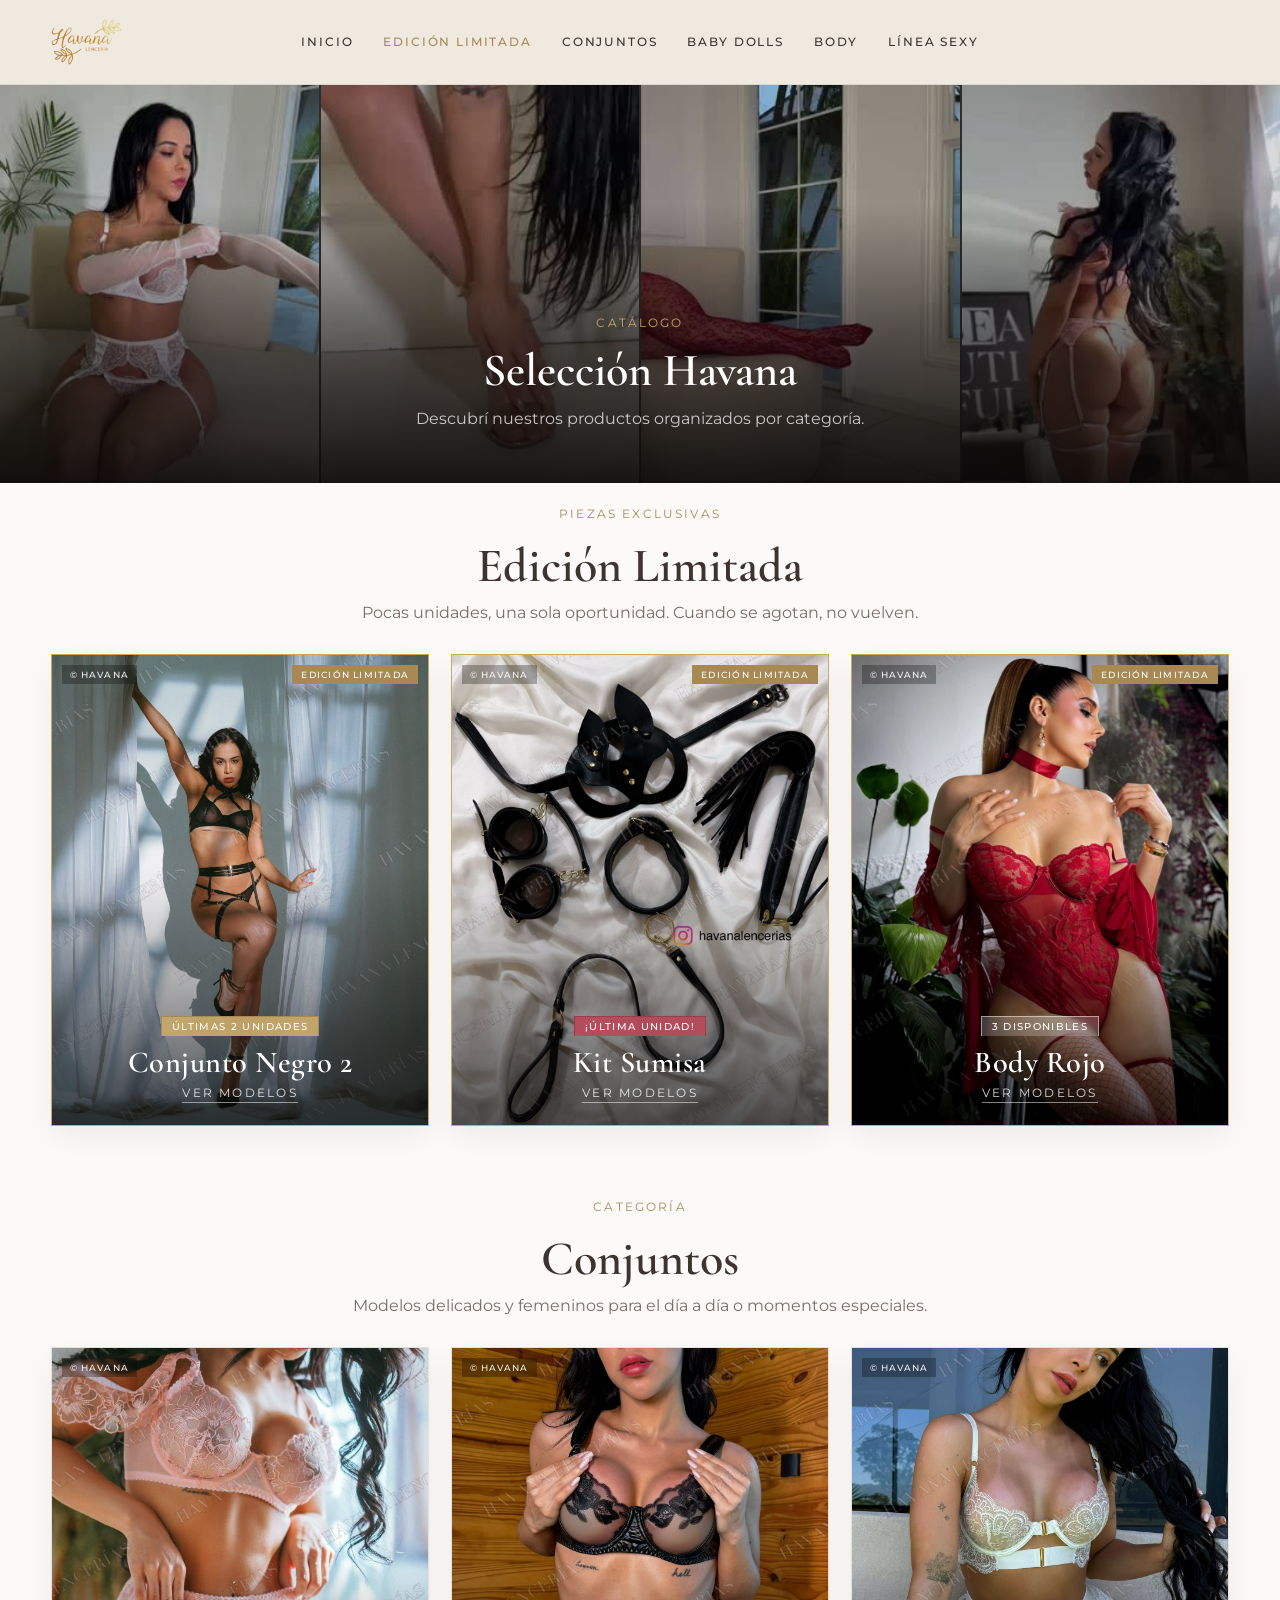
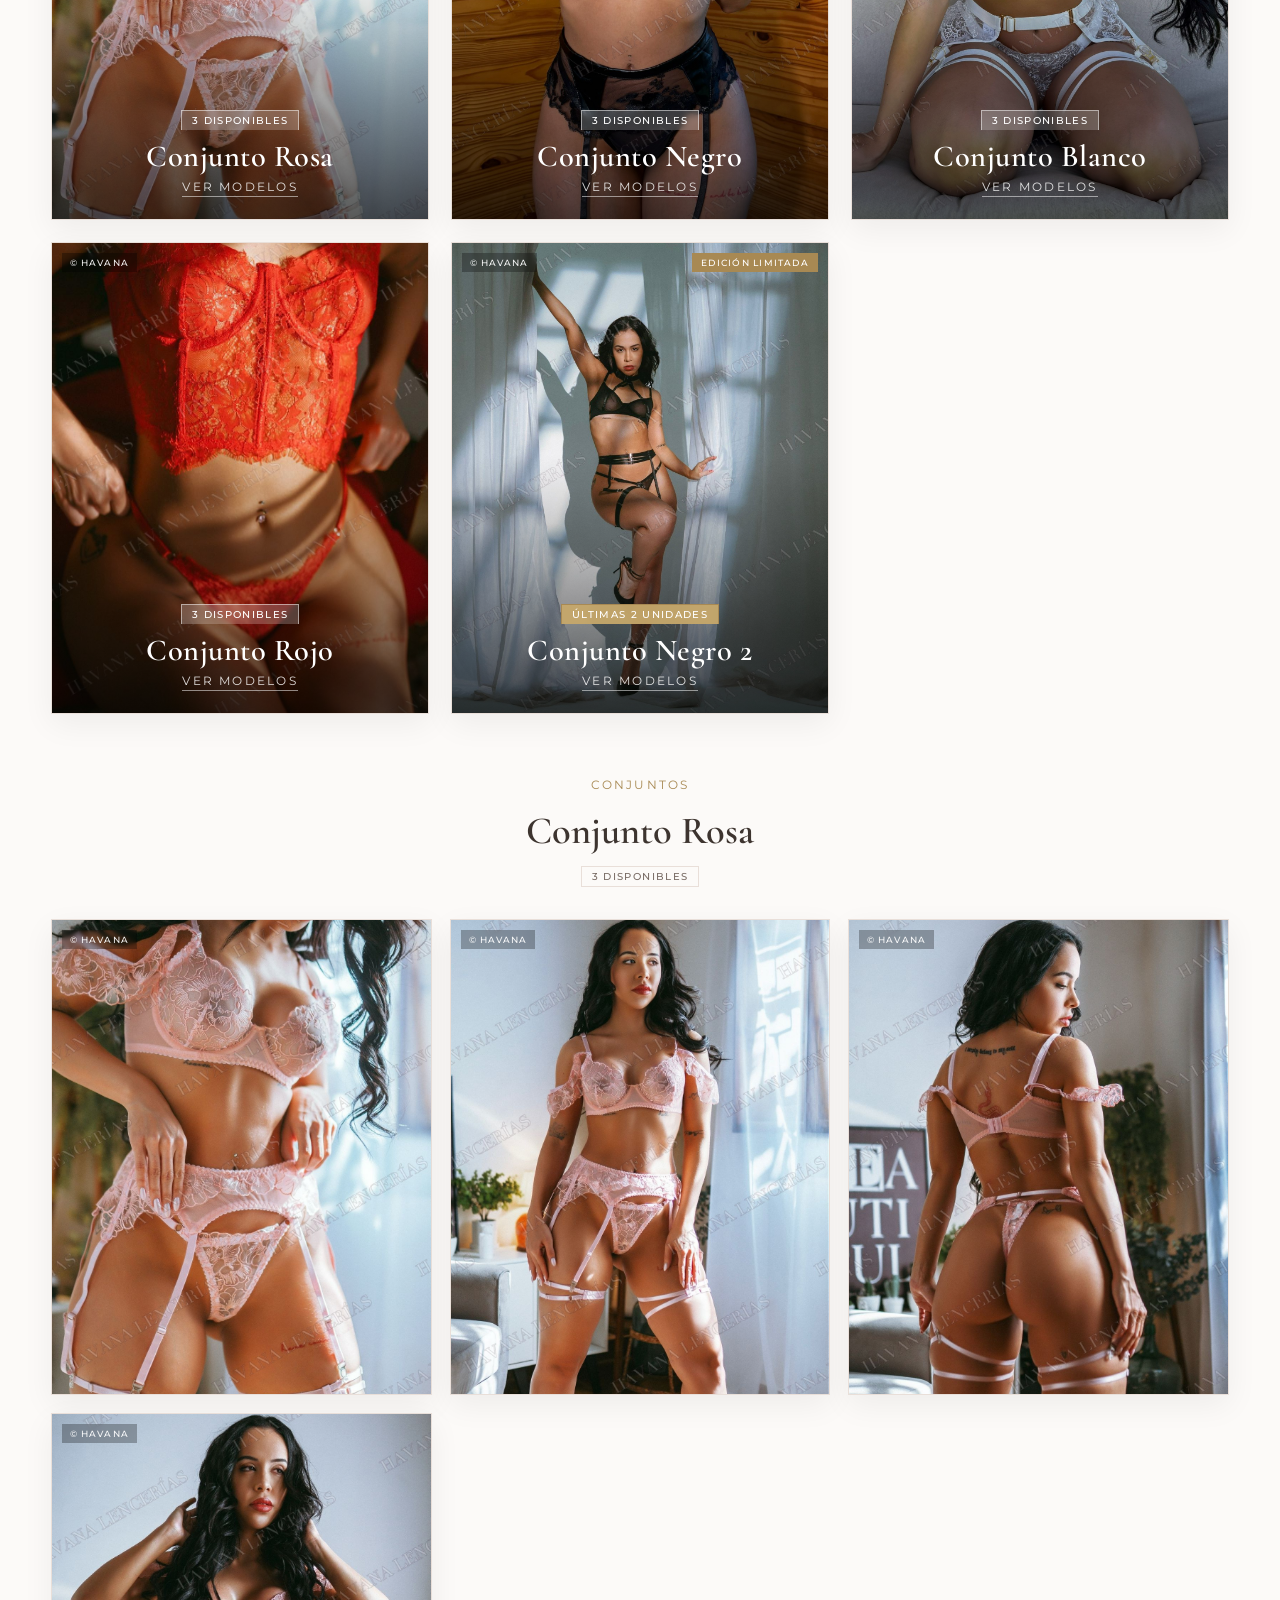
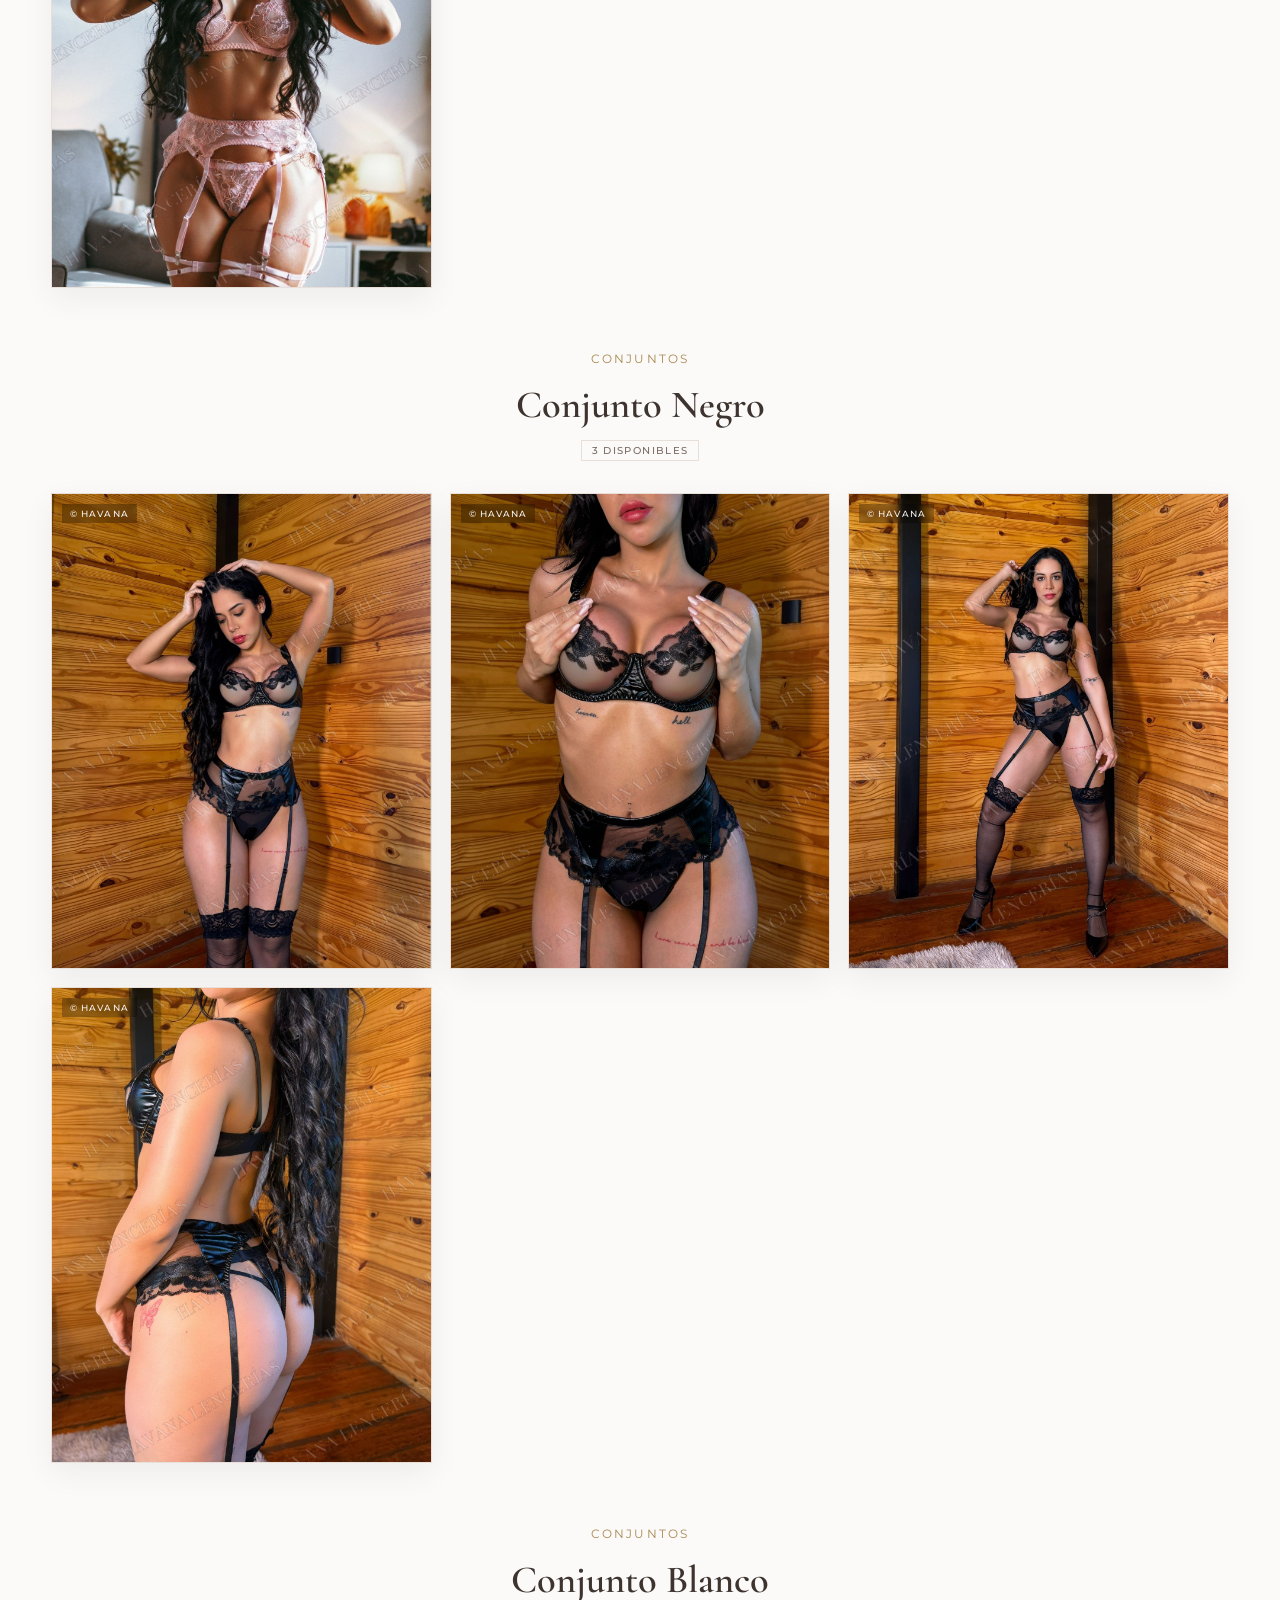
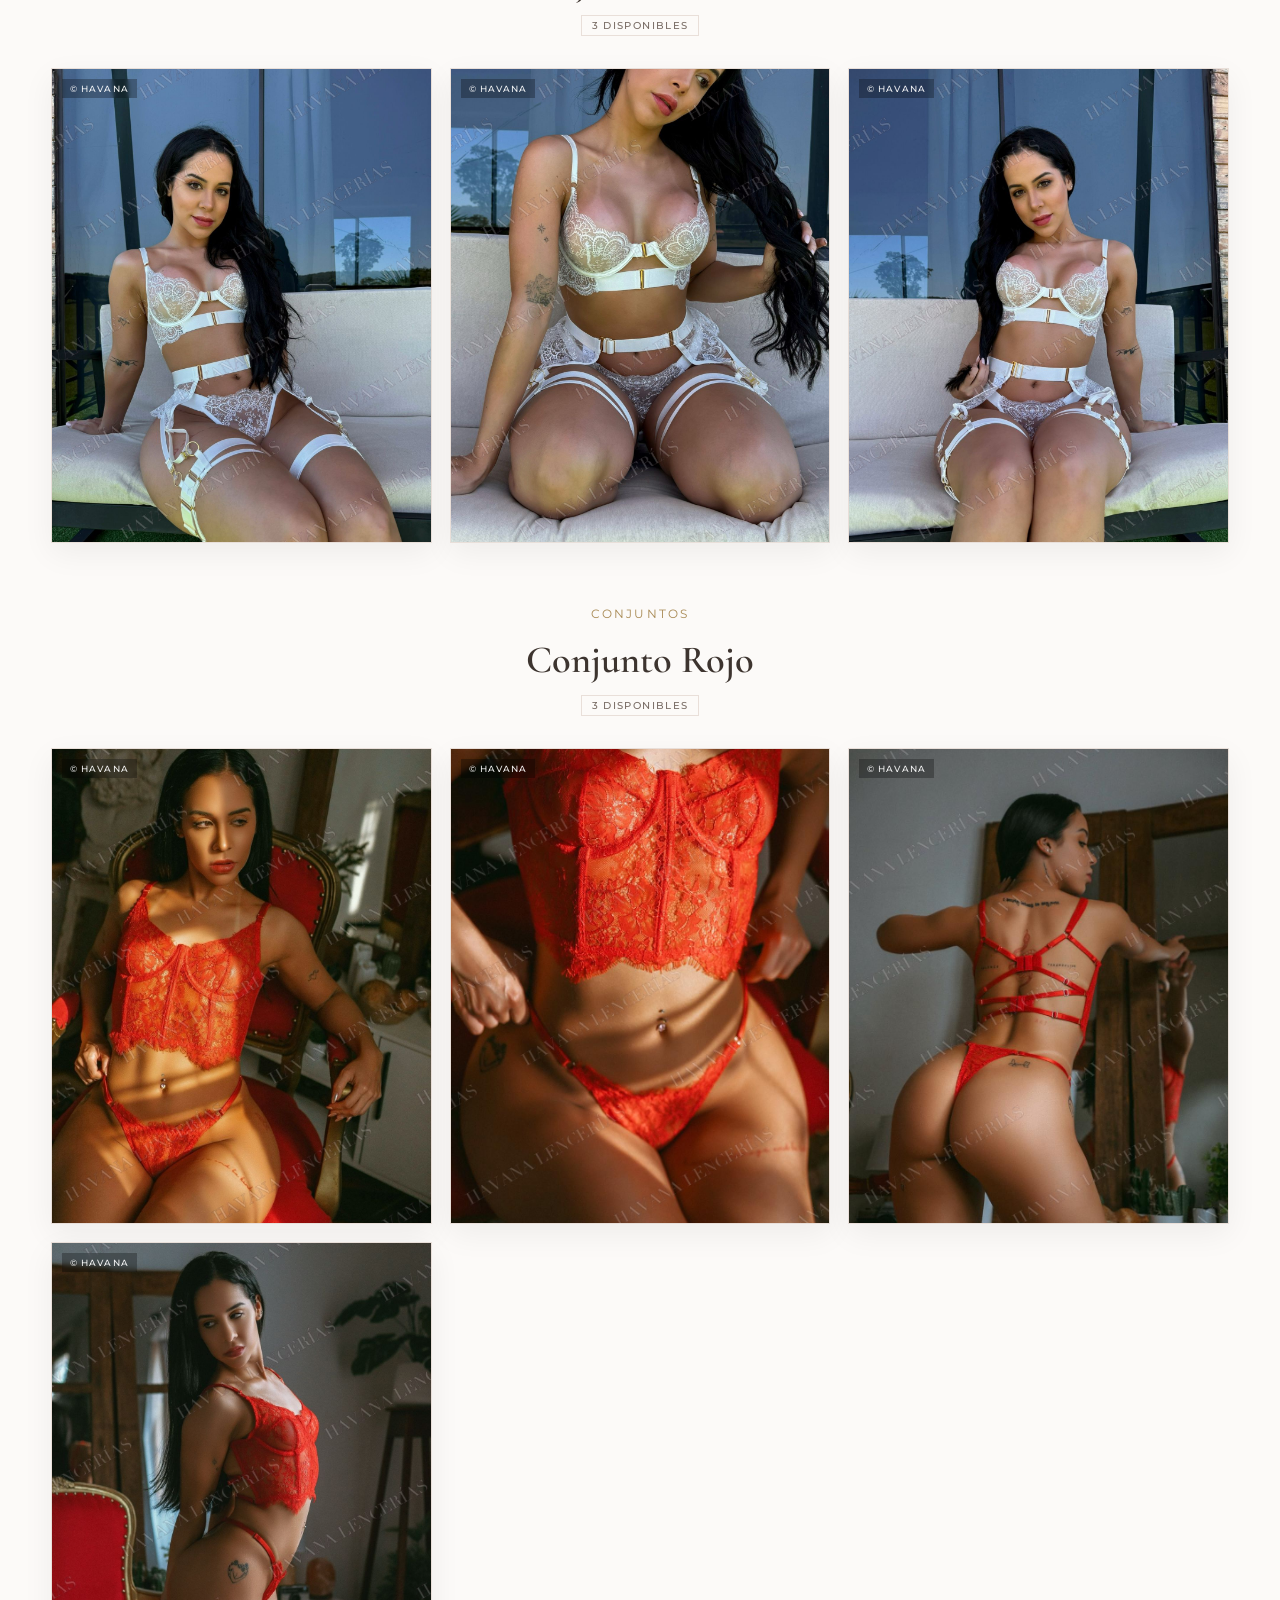
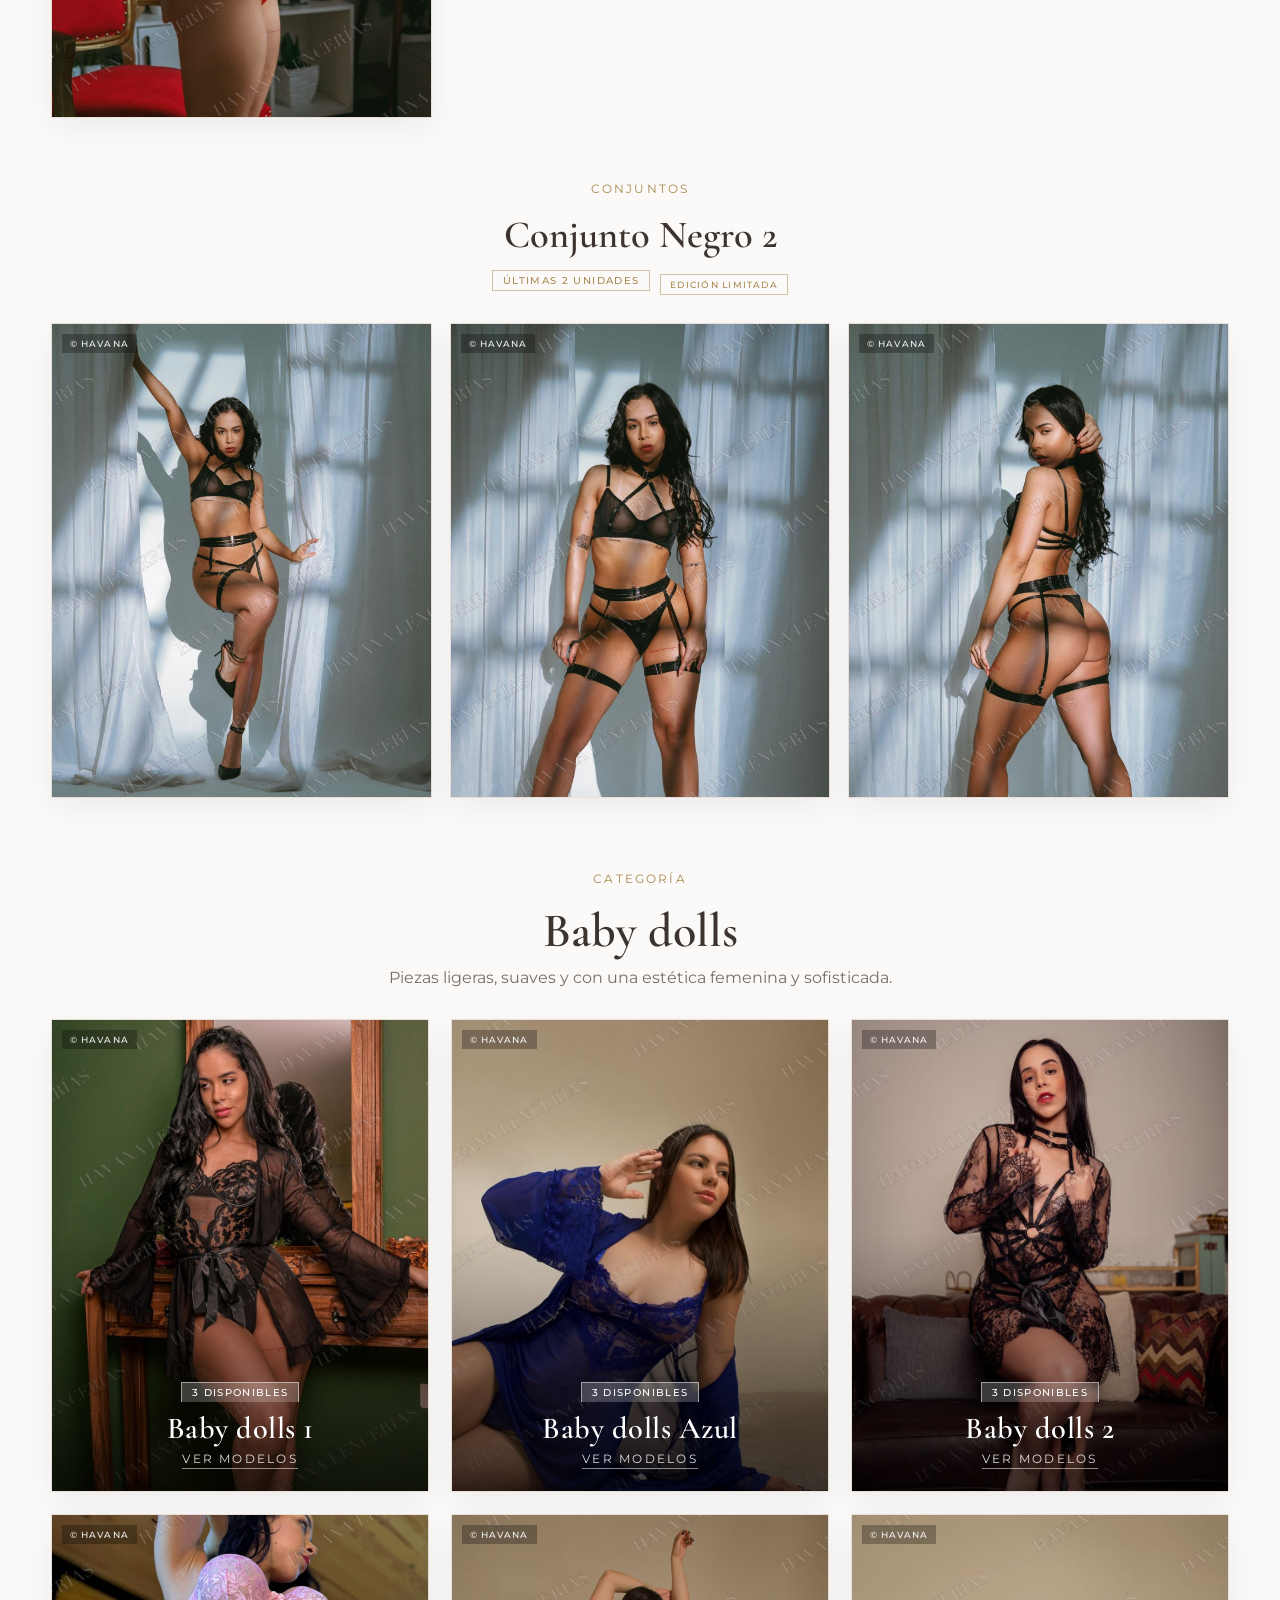
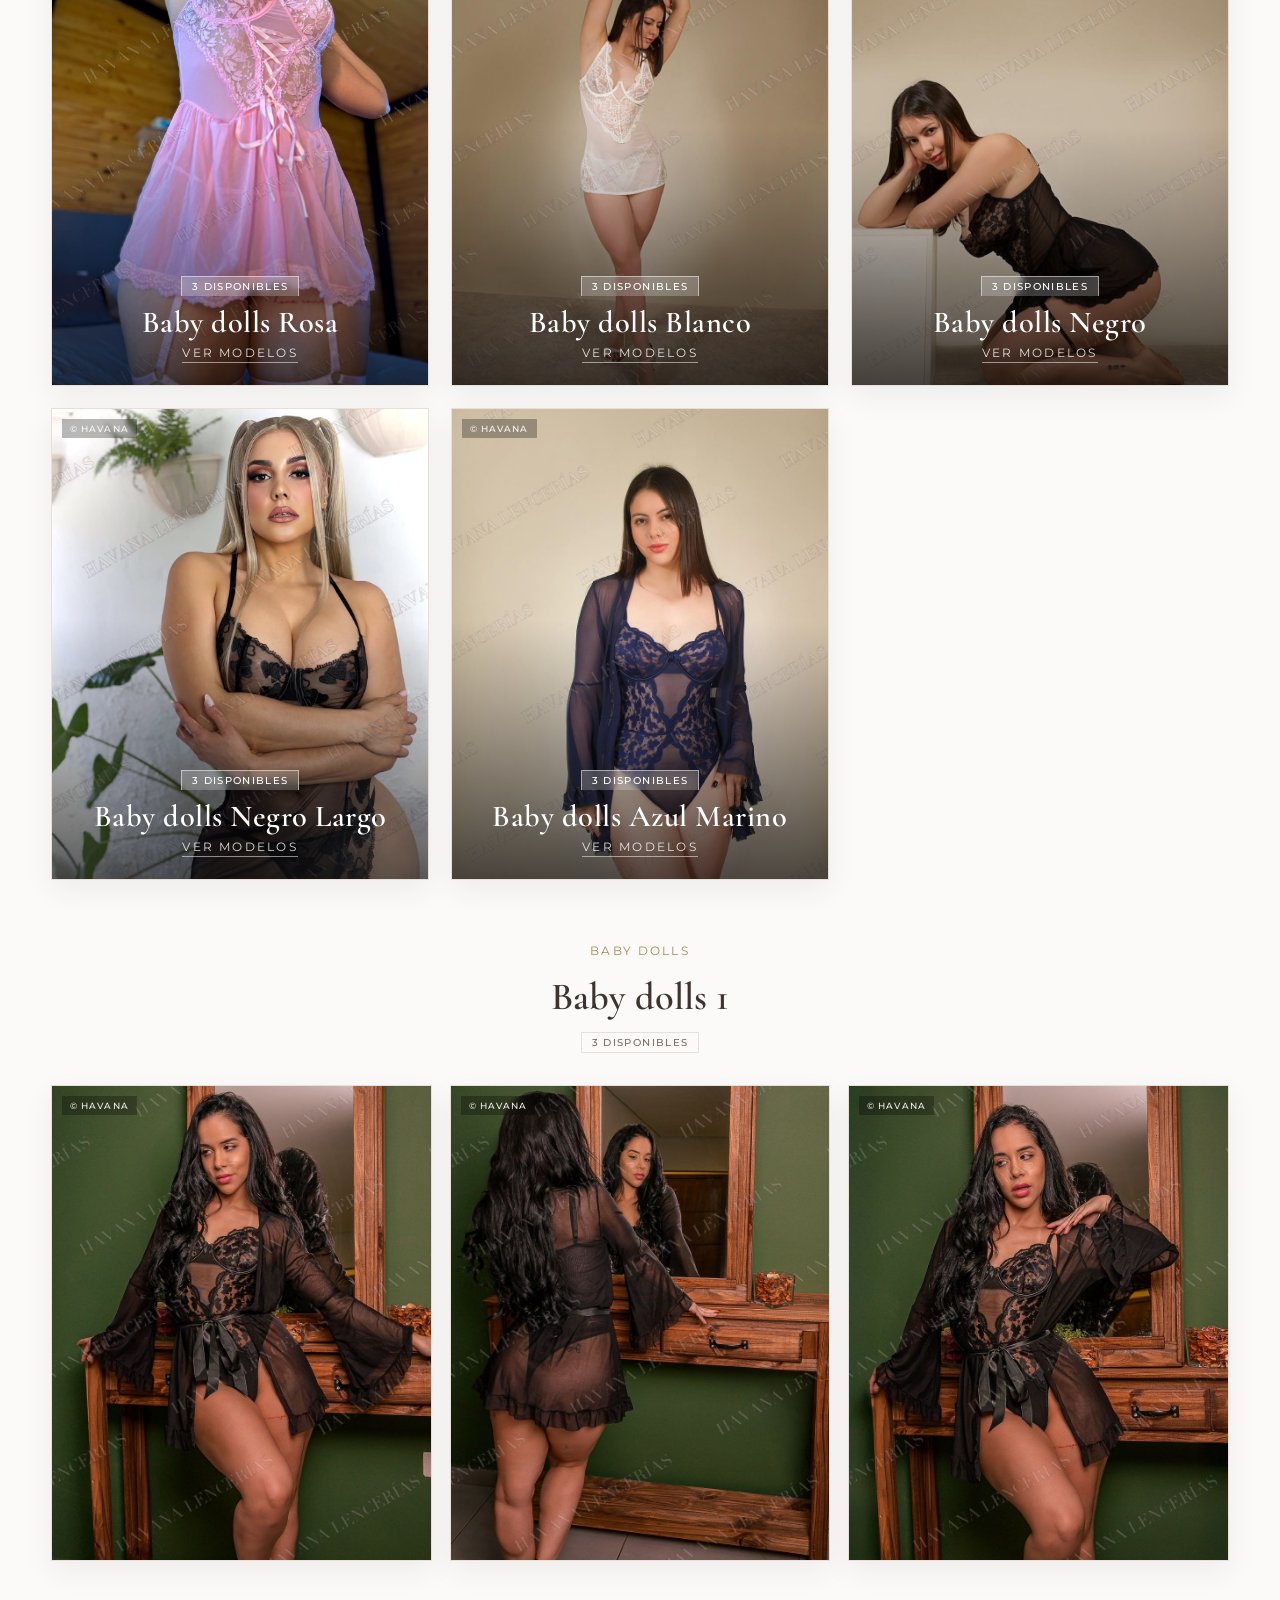
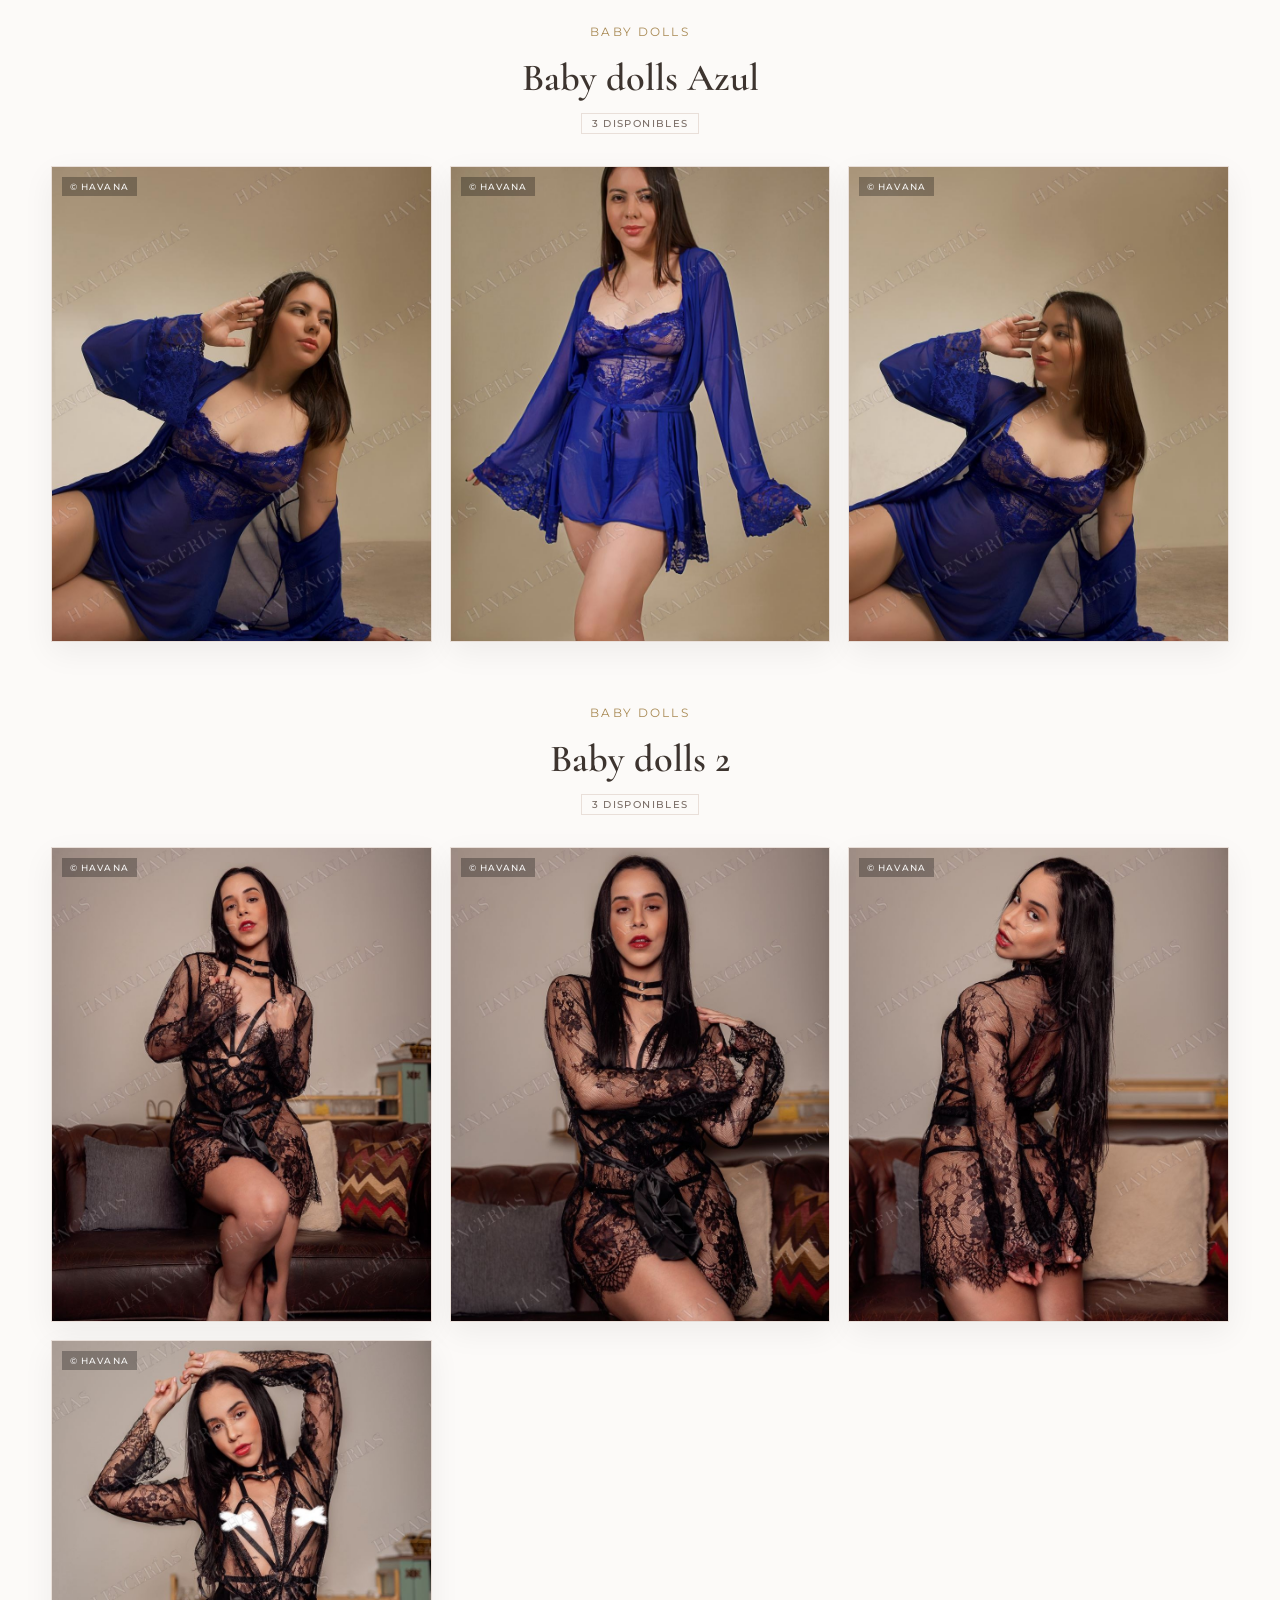
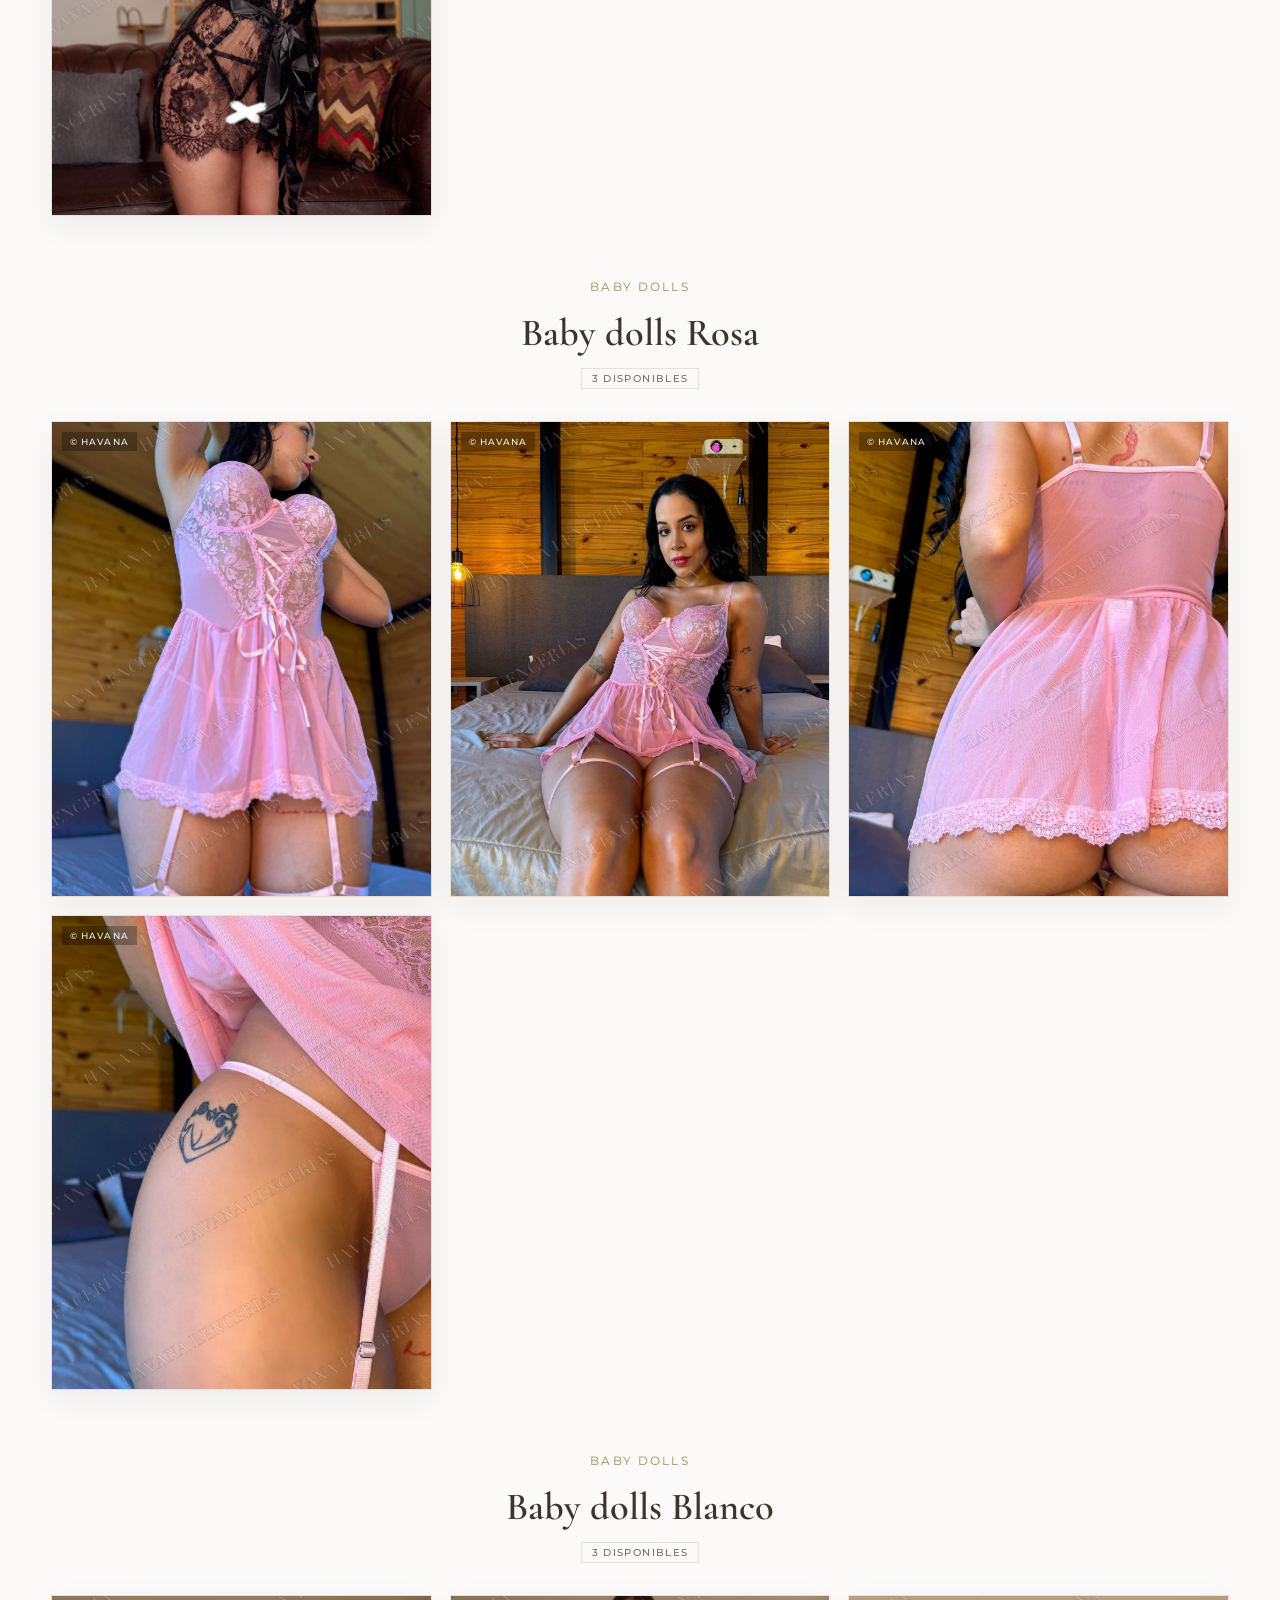
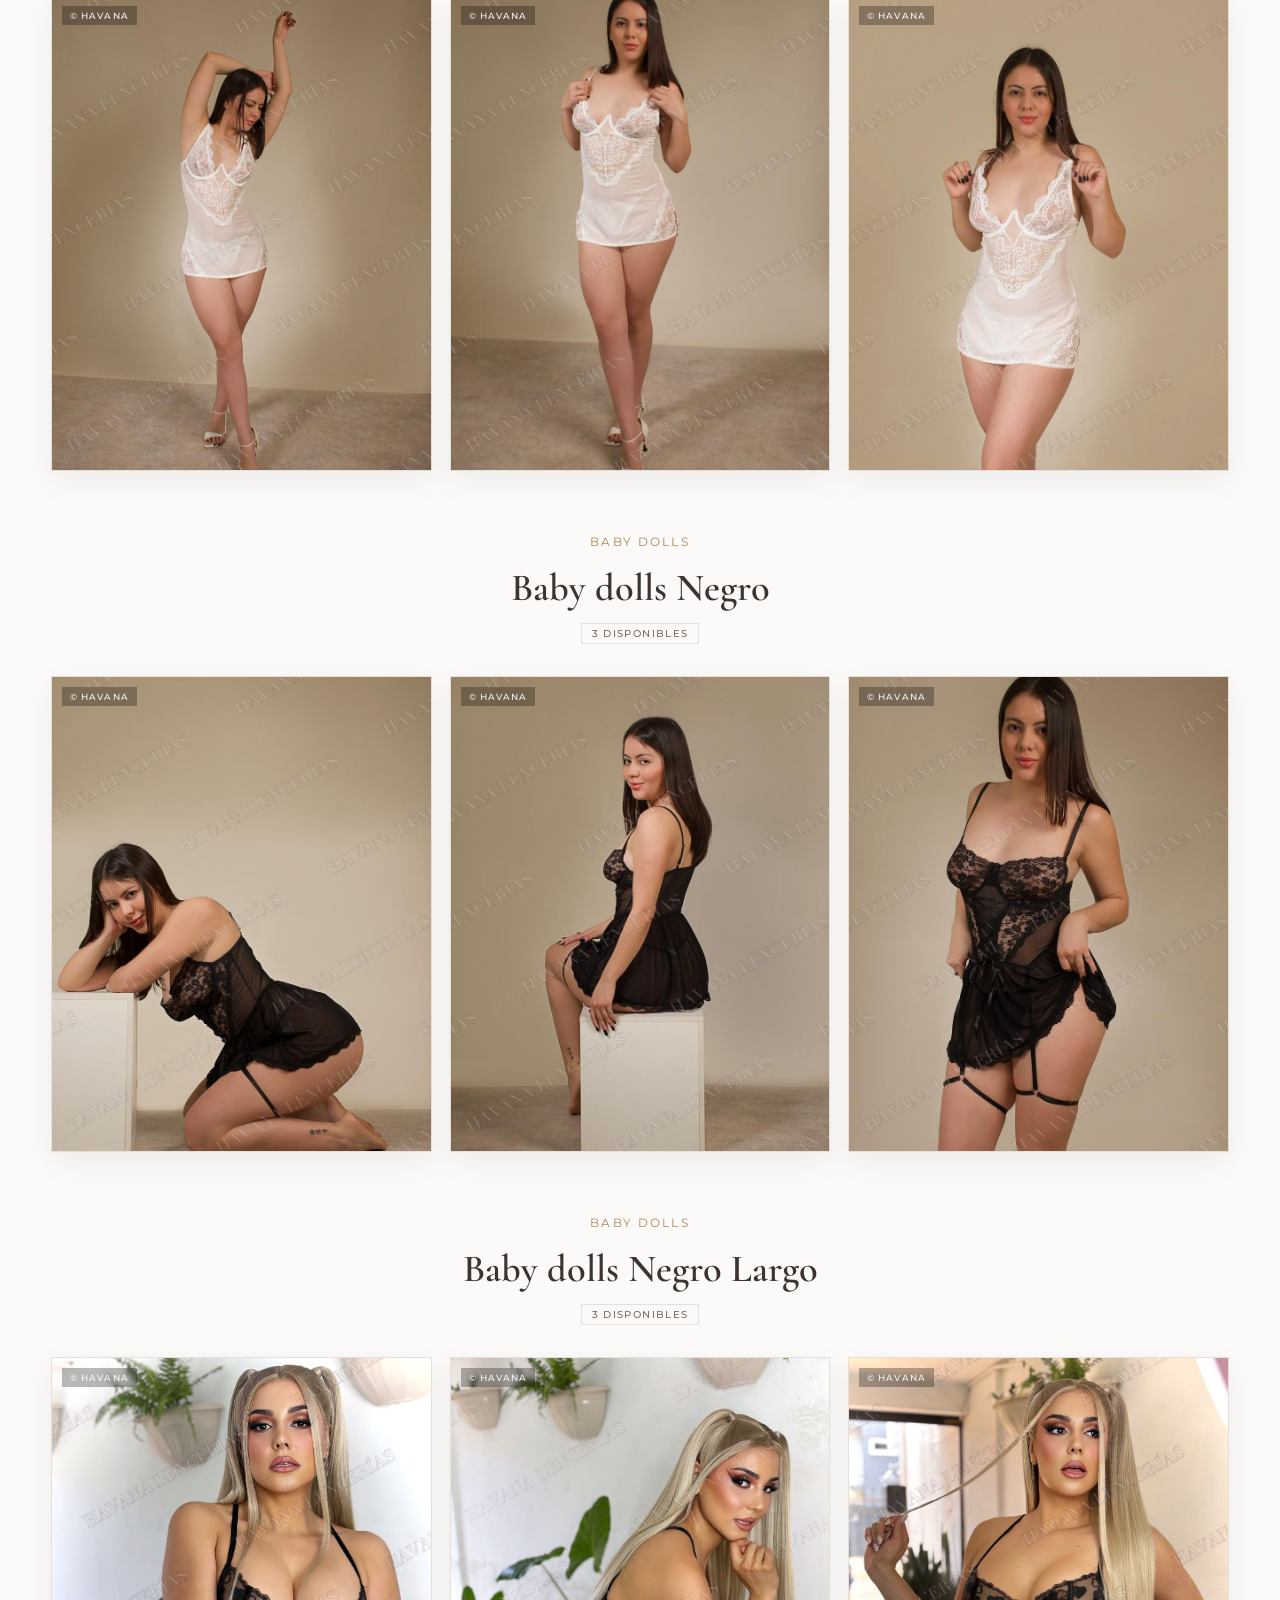
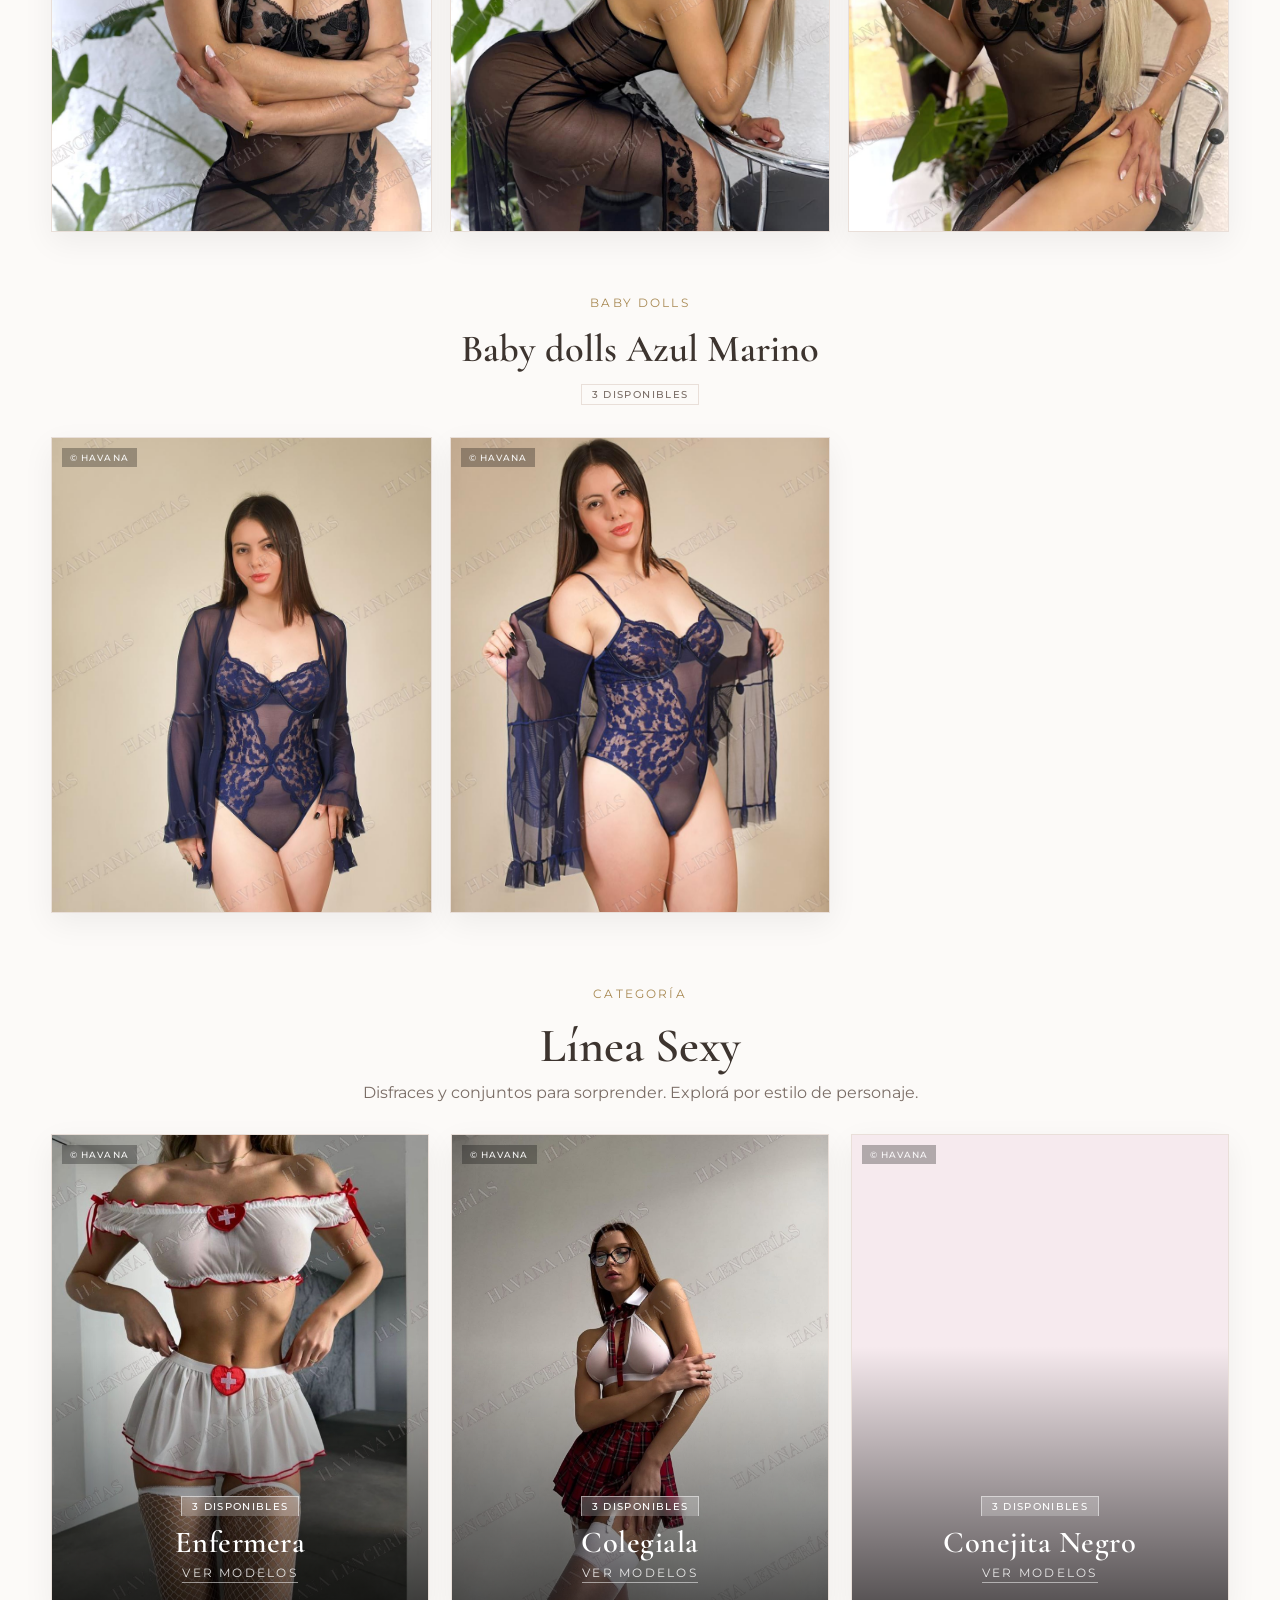
<file: catalogo.html>
<!DOCTYPE html>
<html lang="es">
<head>
  <meta charset="UTF-8" />
  <meta name="viewport" content="width=device-width, initial-scale=1.0" />
  <title>Catálogo | Havana Lencerías</title>
  <meta name="description" content="Catálogo de Havana Lencerías" />
  <link rel="preconnect" href="https://fonts.googleapis.com">
  <link rel="preconnect" href="https://fonts.gstatic.com" crossorigin>
  <link href="https://fonts.googleapis.com/css2?family=Cormorant+Garamond:wght@500;600;700&family=Montserrat:wght@300;400;500;600&display=swap" rel="stylesheet">
  <link rel="stylesheet" href="catalogo.css" />
</head>
<body>

  <nav class="catalog-nav">
    <div class="container catalog-nav-content">
      <a href="index.html" class="logo">
        <img src="Imagenes/logo-havana.png" alt="Havana Lencerías" class="logo-img">
      </a>

      <div class="catalog-links">
        <a href="index.html">Inicio</a>
        <a href="#edicion-limitada" class="link-limitada">Edición Limitada</a>
        <a href="#conjuntos">Conjuntos</a>
        <a href="#babydolls">Baby dolls</a>
        <a href="#body">Body</a>
        <a href="#sexy">Línea Sexy</a>
      </div>

      <div class="catalog-nav-spacer" aria-hidden="true"></div>
    </div>
  </nav>

  <!-- Portada del catálogo: 4 videos en fila con el texto encima.
       Si el navegador no reproduce video, cada cuadro deja ver su poster:
       la portada nunca queda en negro. -->
  <header class="cat-hero" id="catHero">
    <div class="cat-hero-mosaico">
      <div class="cat-tile">
        <video muted loop playsinline preload="metadata" poster="Imagenes/cat-video1-poster.jpg" aria-hidden="true" tabindex="-1">
          <source src="Imagenes/cat-video1.mp4" type="video/mp4">
        </video>
      </div>
      <div class="cat-tile">
        <video muted loop playsinline preload="metadata" poster="Imagenes/cat-video2-poster.jpg" aria-hidden="true" tabindex="-1">
          <source src="Imagenes/cat-video2.mp4" type="video/mp4">
        </video>
      </div>
      <div class="cat-tile">
        <video muted loop playsinline preload="metadata" poster="Imagenes/cat-video3-poster.jpg" aria-hidden="true" tabindex="-1">
          <source src="Imagenes/cat-video3.mp4" type="video/mp4">
        </video>
      </div>
      <div class="cat-tile">
        <video muted loop playsinline preload="metadata" poster="Imagenes/cat-video4-poster.jpg" aria-hidden="true" tabindex="-1">
          <source src="Imagenes/cat-video4.mp4" type="video/mp4">
        </video>
      </div>
    </div>

    <!-- El texto va encima de los videos, no en una banda aparte -->
    <div class="cat-hero-overlay">
      <div class="cat-hero-texto">
        <span class="section-tag">Catálogo</span>
        <h1>Selección Havana</h1>
        <p>Descubrí nuestros productos organizados por categoría.</p>
      </div>
    </div>
  </header>

  <main class="catalog-main">
    <div class="container">

      <section class="catalog-section catalog-section-limitada" id="edicion-limitada">
        <div class="catalog-section-header limitada-header">
          <span class="section-tag">Piezas exclusivas</span>
          <h2>Edición Limitada</h2>
          <p>Pocas unidades, una sola oportunidad. Cuando se agotan, no vuelven.</p>
        </div>

        <div class="subcategory-grid" id="limitadaGrid"></div>
      </section>

      <section class="catalog-section" id="conjuntos">
        <div class="catalog-section-header">
          <span class="section-tag">Categoría</span>
          <h2>Conjuntos</h2>
          <p>Modelos delicados y femeninos para el día a día o momentos especiales.</p>
        </div>

        <div class="subcategory-grid">
          <a href="#conjunto-rosa" class="subcategory-card">
            <img loading="lazy" decoding="async" src="Imagenes/conjunto-rosa1.jpg" alt="Conjunto Rosa" onerror="this.style.opacity='0.15'">
            <div class="subcategory-overlay">
              <h3>Conjunto Rosa</h3>
              <span>Ver modelos</span>
            </div>
          </a>

          <a href="#conjunto-negro" class="subcategory-card">
            <img loading="lazy" decoding="async" src="Imagenes/conjunto-negro2.jpg" alt="Conjunto Negro" onerror="this.style.opacity='0.15'">
            <div class="subcategory-overlay">
              <h3>Conjunto Negro</h3>
              <span>Ver modelos</span>
            </div>
          </a>

          <a href="#conjunto-blanco" class="subcategory-card">
            <img loading="lazy" decoding="async" src="Imagenes/conjunto-blanco2.jpg" alt="Conjunto Blanco" onerror="this.style.opacity='0.15'">
            <div class="subcategory-overlay">
              <h3>Conjunto Blanco</h3>
              <span>Ver modelos</span>
            </div>
          </a>

          <a href="#conjunto-rojo" class="subcategory-card">
            <img loading="lazy" decoding="async" src="Imagenes/conjunto-rojo2.jpg" alt="Conjunto Rojo" onerror="this.style.opacity='0.15'">
            <div class="subcategory-overlay">
              <h3>Conjunto Rojo</h3>
              <span>Ver modelos</span>
            </div>
          </a>

          <a href="#conjunto-negro-2" class="subcategory-card">
            <img loading="lazy" decoding="async" src="Imagenes/conjunto-negro-2.jpg" alt="Conjunto Negro 2" onerror="this.style.opacity='0.15'">
            <div class="subcategory-overlay">
              <h3>Conjunto Negro 2</h3>
              <span>Ver modelos</span>
            </div>
          </a>
        </div>

        <div class="subcategory-section" id="conjunto-rosa">
          <div class="subcategory-section-header">
            <span class="section-tag">Conjuntos</span>
            <h3>Conjunto Rosa</h3>
          </div>
          <div class="gallery-grid">
            <a href="https://wa.me/595982532340" target="_blank" class="gallery-item"><img loading="lazy" decoding="async" src="Imagenes/conjunto-rosa1.jpg" alt="Conjunto Rosa 1" onerror="this.style.opacity='0.15'"></a>
            <a href="https://wa.me/595982532340" target="_blank" class="gallery-item"><img loading="lazy" decoding="async" src="Imagenes/conjunto-rosa2.jpg" alt="Conjunto Rosa 2" onerror="this.style.opacity='0.15'"></a>
            <a href="https://wa.me/595982532340" target="_blank" class="gallery-item"><img loading="lazy" decoding="async" src="Imagenes/conjunto-rosa3.jpg" alt="Conjunto Rosa 3" onerror="this.style.opacity='0.15'"></a>
            <a href="https://wa.me/595982532340" target="_blank" class="gallery-item"><img loading="lazy" decoding="async" src="Imagenes/conjunto-rosa4.jpg" alt="Conjunto Rosa 4" onerror="this.style.opacity='0.15'"></a>
          </div>
        </div>

        <div class="subcategory-section" id="conjunto-negro">
          <div class="subcategory-section-header">
            <span class="section-tag">Conjuntos</span>
            <h3>Conjunto Negro</h3>
          </div>
          <div class="gallery-grid">
            <a href="https://wa.me/595982532340" target="_blank" class="gallery-item"><img loading="lazy" decoding="async" src="Imagenes/conjunto-negro1.jpg" alt="Conjunto Negro 1" onerror="this.style.opacity='0.15'"></a>
            <a href="https://wa.me/595982532340" target="_blank" class="gallery-item"><img loading="lazy" decoding="async" src="Imagenes/conjunto-negro2.jpg" alt="Conjunto Negro 2" onerror="this.style.opacity='0.15'"></a>
            <a href="https://wa.me/595982532340" target="_blank" class="gallery-item"><img loading="lazy" decoding="async" src="Imagenes/conjunto-negro3.jpg" alt="Conjunto Negro 3" onerror="this.style.opacity='0.15'"></a>
            <a href="https://wa.me/595982532340" target="_blank" class="gallery-item"><img loading="lazy" decoding="async" src="Imagenes/conjunto-negro4.jpg" alt="Conjunto Negro 4" onerror="this.style.opacity='0.15'"></a>
          </div>
        </div>

        <div class="subcategory-section" id="conjunto-blanco">
          <div class="subcategory-section-header">
            <span class="section-tag">Conjuntos</span>
            <h3>Conjunto Blanco</h3>
          </div>
          <div class="gallery-grid">
            <a href="https://wa.me/595982532340" target="_blank" class="gallery-item"><img loading="lazy" decoding="async" src="Imagenes/conjunto-blanco1.jpg" alt="Conjunto Blanco 1" onerror="this.style.opacity='0.15'"></a>
            <a href="https://wa.me/595982532340" target="_blank" class="gallery-item"><img loading="lazy" decoding="async" src="Imagenes/conjunto-blanco2.jpg" alt="Conjunto Blanco 2" onerror="this.style.opacity='0.15'"></a>
            <a href="https://wa.me/595982532340" target="_blank" class="gallery-item"><img loading="lazy" decoding="async" src="Imagenes/conjunto-blanco3.jpg" alt="Conjunto Blanco 3" onerror="this.style.opacity='0.15'"></a>
          </div>
        </div>

        <div class="subcategory-section" id="conjunto-rojo">
          <div class="subcategory-section-header">
            <span class="section-tag">Conjuntos</span>
            <h3>Conjunto Rojo</h3>
          </div>
          <div class="gallery-grid">
            <a href="https://wa.me/595982532340" target="_blank" class="gallery-item"><img loading="lazy" decoding="async" src="Imagenes/conjunto-rojo1.jpg" alt="Conjunto Rojo 1" onerror="this.style.opacity='0.15'"></a>
            <a href="https://wa.me/595982532340" target="_blank" class="gallery-item"><img loading="lazy" decoding="async" src="Imagenes/conjunto-rojo2.jpg" alt="Conjunto Rojo 2" onerror="this.style.opacity='0.15'"></a>
            <a href="https://wa.me/595982532340" target="_blank" class="gallery-item"><img loading="lazy" decoding="async" src="Imagenes/conjunto-rojo3.jpg" alt="Conjunto Rojo 3" onerror="this.style.opacity='0.15'"></a>
            <a href="https://wa.me/595982532340" target="_blank" class="gallery-item"><img loading="lazy" decoding="async" src="Imagenes/conjunto-rojo4.jpg" alt="Conjunto Rojo 4" onerror="this.style.opacity='0.15'"></a>
          </div>
        </div>

        <div class="subcategory-section" id="conjunto-negro-2">
          <div class="subcategory-section-header">
            <span class="section-tag">Conjuntos</span>
            <h3>Conjunto Negro 2</h3>
          </div>
          <div class="gallery-grid">
            <a href="https://wa.me/595982532340" target="_blank" class="gallery-item"><img loading="lazy" decoding="async" src="Imagenes/conjunto-negro-2.jpg" alt="Conjunto Negro 2 - 1" onerror="this.style.opacity='0.15'"></a>
            <a href="https://wa.me/595982532340" target="_blank" class="gallery-item"><img loading="lazy" decoding="async" src="Imagenes/conjunto-negro-3.jpg" alt="Conjunto Negro 2 - 2" onerror="this.style.opacity='0.15'"></a>
            <a href="https://wa.me/595982532340" target="_blank" class="gallery-item"><img loading="lazy" decoding="async" src="Imagenes/conjunto-negro-4.jpg" alt="Conjunto Negro 2 - 3" onerror="this.style.opacity='0.15'"></a>
          </div>
        </div>
      </section>

      <section class="catalog-section" id="babydolls">
        <div class="catalog-section-header">
          <span class="section-tag">Categoría</span>
          <h2>Baby dolls</h2>
          <p>Piezas ligeras, suaves y con una estética femenina y sofisticada.</p>
        </div>

        <div class="subcategory-grid">
          <a href="#babydolls-1" class="subcategory-card">
            <img loading="lazy" decoding="async" src="Imagenes/Babydolls11.jpg" alt="Baby dolls 1" onerror="this.style.opacity='0.15'">
            <div class="subcategory-overlay">
              <h3>Baby dolls 1</h3>
              <span>Ver modelos</span>
            </div>
          </a>

          <a href="#babydolls-azul" class="subcategory-card">
            <img loading="lazy" decoding="async" src="Imagenes/Babydollsazul1.jpg" alt="Baby dolls Azul" onerror="this.style.opacity='0.15'">
            <div class="subcategory-overlay">
              <h3>Baby dolls Azul</h3>
              <span>Ver modelos</span>
            </div>
          </a>

          <a href="#babydolls-2" class="subcategory-card">
            <img loading="lazy" decoding="async" src="Imagenes/Babydolls1.jpg" alt="Baby dolls 2" onerror="this.style.opacity='0.15'">
            <div class="subcategory-overlay">
              <h3>Baby dolls 2</h3>
              <span>Ver modelos</span>
            </div>
          </a>

          <a href="#babydolls-rosa" class="subcategory-card">
            <img loading="lazy" decoding="async" src="Imagenes/Babydollsrosa1.jpg" alt="Baby dolls Rosa" onerror="this.style.opacity='0.15'">
            <div class="subcategory-overlay">
              <h3>Baby dolls Rosa</h3>
              <span>Ver modelos</span>
            </div>
          </a>

          <a href="#babydolls-blanco" class="subcategory-card">
            <img loading="lazy" decoding="async" src="Imagenes/Babydollsblanco1.jpg" alt="Baby dolls Blanco" onerror="this.style.opacity='0.15'">
            <div class="subcategory-overlay">
              <h3>Baby dolls Blanco</h3>
              <span>Ver modelos</span>
            </div>
          </a>

          <a href="#babydolls-negro" class="subcategory-card">
            <img loading="lazy" decoding="async" src="Imagenes/Babydollsnegro1.jpg" alt="Baby dolls Negro" onerror="this.style.opacity='0.15'">
            <div class="subcategory-overlay">
              <h3>Baby dolls Negro</h3>
              <span>Ver modelos</span>
            </div>
          </a>

          <a href="#babydolls-negro-largo" class="subcategory-card">
            <img loading="lazy" decoding="async" src="Imagenes/Babydollsnegrolargo1.jpg" alt="Baby dolls Negro Largo" onerror="this.style.opacity='0.15'">
            <div class="subcategory-overlay">
              <h3>Baby dolls Negro Largo</h3>
              <span>Ver modelos</span>
            </div>
          </a>

          <a href="#babydolls-azul-marino" class="subcategory-card">
            <img loading="lazy" decoding="async" src="Imagenes/babyazulmarino1.jpg" alt="Baby dolls Azul Marino" onerror="this.style.opacity='0.15'">
            <div class="subcategory-overlay">
              <h3>Baby dolls Azul Marino</h3>
              <span>Ver modelos</span>
            </div>
          </a>
        </div>

        <div class="subcategory-section" id="babydolls-1">
          <div class="subcategory-section-header">
            <span class="section-tag">Baby dolls</span>
            <h3>Baby dolls 1</h3>
          </div>
          <div class="gallery-grid">
            <a href="https://wa.me/595982532340" target="_blank" class="gallery-item"><img loading="lazy" decoding="async" src="Imagenes/Babydolls11.jpg" alt="Baby dolls 1 - 1" onerror="this.style.opacity='0.15'"></a>
            <a href="https://wa.me/595982532340" target="_blank" class="gallery-item"><img loading="lazy" decoding="async" src="Imagenes/Babydolls12.jpg" alt="Baby dolls 1 - 2" onerror="this.style.opacity='0.15'"></a>
            <a href="https://wa.me/595982532340" target="_blank" class="gallery-item"><img loading="lazy" decoding="async" src="Imagenes/Babydolls13.jpg" alt="Baby dolls 1 - 3" onerror="this.style.opacity='0.15'"></a>
          </div>
        </div>

        <div class="subcategory-section" id="babydolls-azul">
          <div class="subcategory-section-header">
            <span class="section-tag">Baby dolls</span>
            <h3>Baby dolls Azul</h3>
          </div>
          <div class="gallery-grid">
            <a href="https://wa.me/595982532340" target="_blank" class="gallery-item"><img loading="lazy" decoding="async" src="Imagenes/Babydollsazul1.jpg" alt="Baby dolls Azul 1" onerror="this.style.opacity='0.15'"></a>
            <a href="https://wa.me/595982532340" target="_blank" class="gallery-item"><img loading="lazy" decoding="async" src="Imagenes/Babydollsazul2.jpg" alt="Baby dolls Azul 2" onerror="this.style.opacity='0.15'"></a>
            <a href="https://wa.me/595982532340" target="_blank" class="gallery-item"><img loading="lazy" decoding="async" src="Imagenes/Babydollsazul3.jpg" alt="Baby dolls Azul 3" onerror="this.style.opacity='0.15'"></a>
          </div>
        </div>

        <div class="subcategory-section" id="babydolls-2">
          <div class="subcategory-section-header">
            <span class="section-tag">Baby dolls</span>
            <h3>Baby dolls 2</h3>
          </div>
          <div class="gallery-grid">
            <a href="https://wa.me/595982532340" target="_blank" class="gallery-item"><img loading="lazy" decoding="async" src="Imagenes/Babydolls1.jpg" alt="Baby dolls 2 - 1" onerror="this.style.opacity='0.15'"></a>
            <a href="https://wa.me/595982532340" target="_blank" class="gallery-item"><img loading="lazy" decoding="async" src="Imagenes/Babydolls2.jpg" alt="Baby dolls 2 - 2" onerror="this.style.opacity='0.15'"></a>
            <a href="https://wa.me/595982532340" target="_blank" class="gallery-item"><img loading="lazy" decoding="async" src="Imagenes/Babydolls3.jpg" alt="Baby dolls 2 - 3" onerror="this.style.opacity='0.15'"></a>
            <a href="https://wa.me/595982532340" target="_blank" class="gallery-item"><img loading="lazy" decoding="async" src="Imagenes/Babydolls4.jpg" alt="Baby dolls 2 - 4" onerror="this.style.opacity='0.15'"></a>
          </div>
        </div>

        <div class="subcategory-section" id="babydolls-rosa">
          <div class="subcategory-section-header">
            <span class="section-tag">Baby dolls</span>
            <h3>Baby dolls Rosa</h3>
          </div>
          <div class="gallery-grid">
            <a href="https://wa.me/595982532340" target="_blank" class="gallery-item"><img loading="lazy" decoding="async" src="Imagenes/Babydollsrosa1.jpg" alt="Baby dolls Rosa 1" onerror="this.style.opacity='0.15'"></a>
            <a href="https://wa.me/595982532340" target="_blank" class="gallery-item"><img loading="lazy" decoding="async" src="Imagenes/Babydollsrosa2.jpg" alt="Baby dolls Rosa 2" onerror="this.style.opacity='0.15'"></a>
            <a href="https://wa.me/595982532340" target="_blank" class="gallery-item"><img loading="lazy" decoding="async" src="Imagenes/Babydollsrosa3.jpg" alt="Baby dolls Rosa 3" onerror="this.style.opacity='0.15'"></a>
            <a href="https://wa.me/595982532340" target="_blank" class="gallery-item"><img loading="lazy" decoding="async" src="Imagenes/Babydollsrosa4.jpg" alt="Baby dolls Rosa 4" onerror="this.style.opacity='0.15'"></a>
          </div>
        </div>

        <div class="subcategory-section" id="babydolls-blanco">
          <div class="subcategory-section-header">
            <span class="section-tag">Baby dolls</span>
            <h3>Baby dolls Blanco</h3>
          </div>
          <div class="gallery-grid">
            <a href="https://wa.me/595982532340" target="_blank" class="gallery-item"><img loading="lazy" decoding="async" src="Imagenes/Babydollsblanco1.jpg" alt="Baby dolls Blanco 1" onerror="this.style.opacity='0.15'"></a>
            <a href="https://wa.me/595982532340" target="_blank" class="gallery-item"><img loading="lazy" decoding="async" src="Imagenes/Babydollsblanco2.jpg" alt="Baby dolls Blanco 2" onerror="this.style.opacity='0.15'"></a>
            <a href="https://wa.me/595982532340" target="_blank" class="gallery-item"><img loading="lazy" decoding="async" src="Imagenes/Babydollsblanco3.jpg" alt="Baby dolls Blanco 3" onerror="this.style.opacity='0.15'"></a>
          </div>
        </div>

        <div class="subcategory-section" id="babydolls-negro">
          <div class="subcategory-section-header">
            <span class="section-tag">Baby dolls</span>
            <h3>Baby dolls Negro</h3>
          </div>
          <div class="gallery-grid">
            <a href="https://wa.me/595982532340" target="_blank" class="gallery-item"><img loading="lazy" decoding="async" src="Imagenes/Babydollsnegro1.jpg" alt="Baby dolls Negro 1" onerror="this.style.opacity='0.15'"></a>
            <a href="https://wa.me/595982532340" target="_blank" class="gallery-item"><img loading="lazy" decoding="async" src="Imagenes/Babydollsnegro2.jpg" alt="Baby dolls Negro 2" onerror="this.style.opacity='0.15'"></a>
            <a href="https://wa.me/595982532340" target="_blank" class="gallery-item"><img loading="lazy" decoding="async" src="Imagenes/Babydollsnegro3.jpg" alt="Baby dolls Negro 3" onerror="this.style.opacity='0.15'"></a>
          </div>
        </div>

        <div class="subcategory-section" id="babydolls-negro-largo">
          <div class="subcategory-section-header">
            <span class="section-tag">Baby dolls</span>
            <h3>Baby dolls Negro Largo</h3>
          </div>
          <div class="gallery-grid">
            <a href="https://wa.me/595982532340" target="_blank" class="gallery-item"><img loading="lazy" decoding="async" src="Imagenes/Babydollsnegrolargo1.jpg" alt="Baby dolls Negro Largo 1" onerror="this.style.opacity='0.15'"></a>
            <a href="https://wa.me/595982532340" target="_blank" class="gallery-item"><img loading="lazy" decoding="async" src="Imagenes/Babydollsnegrolargo2.jpg" alt="Baby dolls Negro Largo 2" onerror="this.style.opacity='0.15'"></a>
            <a href="https://wa.me/595982532340" target="_blank" class="gallery-item"><img loading="lazy" decoding="async" src="Imagenes/Babydollsnegrolargo3.jpg" alt="Baby dolls Negro Largo 3" onerror="this.style.opacity='0.15'"></a>
          </div>
        </div>

        <div class="subcategory-section" id="babydolls-azul-marino">
          <div class="subcategory-section-header">
            <span class="section-tag">Baby dolls</span>
            <h3>Baby dolls Azul Marino</h3>
          </div>
          <div class="gallery-grid">
            <a href="https://wa.me/595982532340" target="_blank" class="gallery-item"><img loading="lazy" decoding="async" src="Imagenes/babyazulmarino1.jpg" alt="Baby dolls Azul Marino 1" onerror="this.style.opacity='0.15'"></a>
            <a href="https://wa.me/595982532340" target="_blank" class="gallery-item"><img loading="lazy" decoding="async" src="Imagenes/babyazulmarino2.jpg" alt="Baby dolls Azul Marino 2" onerror="this.style.opacity='0.15'"></a>
          </div>
        </div>
      </section>

      <section class="catalog-section" id="sexy">
        <div class="catalog-section-header">
          <span class="section-tag">Categoría</span>
          <h2>Línea Sexy</h2>
          <p>Disfraces y conjuntos para sorprender. Explorá por estilo de personaje.</p>
        </div>

        <div class="subcategory-grid">
          <a href="#sexy-enfermera" class="subcategory-card">
            <img loading="lazy" decoding="async" src="Imagenes/enfermera1.jpg" alt="Enfermera sexy" onerror="this.style.opacity='0.15'">
            <div class="subcategory-overlay">
              <h3>Enfermera</h3>
              <span>Ver modelos</span>
            </div>
          </a>

          <a href="#sexy-colegiala" class="subcategory-card">
            <img loading="lazy" decoding="async" src="Imagenes/colegiala1.jpg" alt="Colegiala sexy" onerror="this.style.opacity='0.15'">
            <div class="subcategory-overlay">
              <h3>Colegiala</h3>
              <span>Ver modelos</span>
            </div>
          </a>

          <a href="#sexy-conejita-negro" class="subcategory-card">
            <img loading="lazy" decoding="async" src="Imagenes/conejitanegro1.jpg" alt="Conejita negro con accesorios" onerror="this.style.opacity='0.15'">
            <div class="subcategory-overlay">
              <h3>Conejita Negro</h3>
              <span>Ver modelos</span>
            </div>
          </a>

          <a href="#sexy-arnes" class="subcategory-card">
            <img loading="lazy" decoding="async" src="Imagenes/arnes1.jpg" alt="Arnés de cuerpo" onerror="this.style.opacity='0.15'">
            <div class="subcategory-overlay">
              <h3>Arnés de cuerpo</h3>
              <span>Ver modelos</span>
            </div>
          </a>

          <a href="#sexy-conejita" class="subcategory-card">
            <img loading="lazy" decoding="async" src="Imagenes/conejita1.jpg" alt="Conejita sexy" onerror="this.style.opacity='0.15'">
            <div class="subcategory-overlay">
              <h3>Conejita</h3>
              <span>Ver modelos</span>
            </div>
          </a>

          <a href="#sexy-kitsumisa" class="subcategory-card">
            <img loading="lazy" decoding="async" src="Imagenes/kitsumisa1.jpg" alt="Kitsumisa" onerror="this.style.opacity='0.15'">
            <div class="subcategory-overlay">
              <h3>Kit Sumisa</h3>
              <span>Ver modelo</span>
            </div>
          </a>

          <a href="#sexy-latigo" class="subcategory-card">
            <img loading="lazy" decoding="async" src="Imagenes/latigo1.jpg" alt="Látigo" onerror="this.style.opacity='0.15'">
            <div class="subcategory-overlay">
              <h3>Látigo</h3>
              <span>Ver modelos</span>
            </div>
          </a>

        </div>

        <div class="subcategory-section" id="sexy-enfermera">
          <div class="subcategory-section-header">
            <span class="section-tag">Línea Sexy</span>
            <h3>Enfermera</h3>
          </div>
          <div class="gallery-grid">
            <a href="https://wa.me/595982532340" target="_blank" class="gallery-item"><img loading="lazy" decoding="async" src="Imagenes/enfermera1.jpg" alt="Enfermera 1" onerror="this.style.opacity='0.15'"></a>
            <a href="https://wa.me/595982532340" target="_blank" class="gallery-item"><img loading="lazy" decoding="async" src="Imagenes/enfermera2.jpg" alt="Enfermera 2" onerror="this.style.opacity='0.15'"></a>
            <a href="https://wa.me/595982532340" target="_blank" class="gallery-item"><img loading="lazy" decoding="async" src="Imagenes/enfermera3.jpg" alt="Enfermera 3" onerror="this.style.opacity='0.15'"></a>
            <a href="https://wa.me/595982532340" target="_blank" class="gallery-item"><img loading="lazy" decoding="async" src="Imagenes/enfermera4.jpg" alt="Enfermera 4" onerror="this.style.opacity='0.15'"></a>
          </div>
        </div>

        <div class="subcategory-section" id="sexy-colegiala">
          <div class="subcategory-section-header">
            <span class="section-tag">Línea Sexy</span>
            <h3>Colegiala</h3>
          </div>
          <div class="gallery-grid">
            <a href="https://wa.me/595982532340" target="_blank" class="gallery-item"><img loading="lazy" decoding="async" src="Imagenes/colegiala1.jpg" alt="Colegiala 1" onerror="this.style.opacity='0.15'"></a>
            <a href="https://wa.me/595982532340" target="_blank" class="gallery-item"><img loading="lazy" decoding="async" src="Imagenes/colegiala2.jpg" alt="Colegiala 2" onerror="this.style.opacity='0.15'"></a>
            <a href="https://wa.me/595982532340" target="_blank" class="gallery-item"><img loading="lazy" decoding="async" src="Imagenes/colegiala3.jpg" alt="Colegiala 3" onerror="this.style.opacity='0.15'"></a>
            <a href="https://wa.me/595982532340" target="_blank" class="gallery-item"><img loading="lazy" decoding="async" src="Imagenes/colegiala4.jpg" alt="Colegiala 4" onerror="this.style.opacity='0.15'"></a>
            <a href="https://wa.me/595982532340" target="_blank" class="gallery-item"><img loading="lazy" decoding="async" src="Imagenes/colegiala5.jpg" alt="Colegiala 5" onerror="this.style.opacity='0.15'"></a>
            <a href="https://wa.me/595982532340" target="_blank" class="gallery-item"><img loading="lazy" decoding="async" src="Imagenes/colegiala6.jpg" alt="Colegiala 6" onerror="this.style.opacity='0.15'"></a>
          </div>
        </div>

        <div class="subcategory-section" id="sexy-conejita-negro">
          <div class="subcategory-section-header">
            <span class="section-tag">Línea Sexy</span>
            <h3>Conejita Negro</h3>
            <p>Versión en negro con accesorios.</p>
          </div>
          <div class="gallery-grid">
            <a href="https://wa.me/595982532340" target="_blank" class="gallery-item"><img loading="lazy" decoding="async" src="Imagenes/conejitanegro1.jpg" alt="Conejita negro 1" onerror="this.style.opacity='0.15'"></a>
            <a href="https://wa.me/595982532340" target="_blank" class="gallery-item"><img loading="lazy" decoding="async" src="Imagenes/conejitanegro2.jpg" alt="Conejita negro 2" onerror="this.style.opacity='0.15'"></a>
            <a href="https://wa.me/595982532340" target="_blank" class="gallery-item"><img loading="lazy" decoding="async" src="Imagenes/conejitanegro3.jpg" alt="Conejita negro 3" onerror="this.style.opacity='0.15'"></a>
            <a href="https://wa.me/595982532340" target="_blank" class="gallery-item"><img loading="lazy" decoding="async" src="Imagenes/conejitanegro4.jpg" alt="Conejita negro 4" onerror="this.style.opacity='0.15'"></a>
            <a href="https://wa.me/595982532340" target="_blank" class="gallery-item"><img loading="lazy" decoding="async" src="Imagenes/conejitanegro5.jpg" alt="Conejita negro 5" onerror="this.style.opacity='0.15'"></a>
            <a href="https://wa.me/595982532340" target="_blank" class="gallery-item"><img loading="lazy" decoding="async" src="Imagenes/conejitanegro6.jpg" alt="Conejita negro 6" onerror="this.style.opacity='0.15'"></a>
          </div>
        </div>

        <div class="subcategory-section" id="sexy-arnes">
          <div class="subcategory-section-header">
            <span class="section-tag">Línea Sexy</span>
            <h3>Arnés de cuerpo</h3>
          </div>
          <div class="gallery-grid">
            <a href="https://wa.me/595982532340" target="_blank" class="gallery-item"><img loading="lazy" decoding="async" src="Imagenes/arnes1.jpg" alt="Arnés 1" onerror="this.style.opacity='0.15'"></a>
            <a href="https://wa.me/595982532340" target="_blank" class="gallery-item"><img loading="lazy" decoding="async" src="Imagenes/arnes2.jpg" alt="Arnés 2" onerror="this.style.opacity='0.15'"></a>
            <a href="https://wa.me/595982532340" target="_blank" class="gallery-item"><img loading="lazy" decoding="async" src="Imagenes/arnes3.jpg" alt="Arnés 3" onerror="this.style.opacity='0.15'"></a>
            <a href="https://wa.me/595982532340" target="_blank" class="gallery-item"><img loading="lazy" decoding="async" src="Imagenes/arnes4.jpg" alt="Arnés 4" onerror="this.style.opacity='0.15'"></a>
            <a href="https://wa.me/595982532340" target="_blank" class="gallery-item"><img loading="lazy" decoding="async" src="Imagenes/arnes5.jpg" alt="Arnés 5" onerror="this.style.opacity='0.15'"></a>
            <a href="https://wa.me/595982532340" target="_blank" class="gallery-item"><img loading="lazy" decoding="async" src="Imagenes/arnes6.jpg" alt="Arnés 6" onerror="this.style.opacity='0.15'"></a>
            <a href="https://wa.me/595982532340" target="_blank" class="gallery-item"><img loading="lazy" decoding="async" src="Imagenes/arnes7.jpg" alt="Arnés 7" onerror="this.style.opacity='0.15'"></a>
          </div>
        </div>

        <div class="subcategory-section" id="sexy-conejita">
          <div class="subcategory-section-header">
            <span class="section-tag">Línea Sexy</span>
            <h3>Conejita</h3>
          </div>
          <div class="gallery-grid">
            <a href="https://wa.me/595982532340" target="_blank" class="gallery-item"><img loading="lazy" decoding="async" src="Imagenes/conejita1.jpg" alt="Conejita 1" onerror="this.style.opacity='0.15'"></a>
            <a href="https://wa.me/595982532340" target="_blank" class="gallery-item"><img loading="lazy" decoding="async" src="Imagenes/conejita2.jpg" alt="Conejita 2" onerror="this.style.opacity='0.15'"></a>
            <a href="https://wa.me/595982532340" target="_blank" class="gallery-item"><img loading="lazy" decoding="async" src="Imagenes/conejita3.jpg" alt="Conejita 3" onerror="this.style.opacity='0.15'"></a>
            <a href="https://wa.me/595982532340" target="_blank" class="gallery-item"><img loading="lazy" decoding="async" src="Imagenes/conejita4.jpg" alt="Conejita 4" onerror="this.style.opacity='0.15'"></a>
            <a href="https://wa.me/595982532340" target="_blank" class="gallery-item"><img loading="lazy" decoding="async" src="Imagenes/conejita5.jpg" alt="Conejita 5" onerror="this.style.opacity='0.15'"></a>
            <a href="https://wa.me/595982532340" target="_blank" class="gallery-item"><img loading="lazy" decoding="async" src="Imagenes/conejita6.jpg" alt="Conejita 6" onerror="this.style.opacity='0.15'"></a>
          </div>
        </div>

        <div class="subcategory-section" id="sexy-kitsumisa">
          <div class="subcategory-section-header">
            <span class="section-tag">Línea Sexy</span>
            <h3>Kit Sumisa</h3>
          </div>
          <div class="gallery-grid">
            <a href="https://wa.me/595982532340" target="_blank" class="gallery-item"><img loading="lazy" decoding="async" src="Imagenes/kitsumisa1.jpg" alt="Kitsumisa 1" onerror="this.style.opacity='0.15'"></a>
          </div>
        </div>

        <div class="subcategory-section" id="sexy-latigo">
          <div class="subcategory-section-header">
            <span class="section-tag">Línea Sexy</span>
            <h3>Látigo</h3>
          </div>
          <div class="gallery-grid">
            <a href="https://wa.me/595982532340" target="_blank" class="gallery-item"><img loading="lazy" decoding="async" src="Imagenes/latigo1.jpg" alt="Látigo 1" onerror="this.style.opacity='0.15'"></a>
            <a href="https://wa.me/595982532340" target="_blank" class="gallery-item"><img loading="lazy" decoding="async" src="Imagenes/latigo2.jpg" alt="Látigo 2" onerror="this.style.opacity='0.15'"></a>
          </div>
        </div>

      </section>

      <section class="catalog-section" id="body">
        <div class="catalog-section-header">
          <span class="section-tag">Categoría</span>
          <h2>Body</h2>
          <p>Bodies elegantes y modernos para realzar tu silueta.</p>
        </div>

        <div class="subcategory-grid">
          <a href="#body-1" class="subcategory-card">
            <img loading="lazy" decoding="async" src="Imagenes/body1.jpg" alt="Body 1" onerror="this.style.opacity='0.15'">
            <div class="subcategory-overlay">
              <h3>Body 1</h3>
              <span>Ver modelos</span>
            </div>
          </a>

          <a href="#body-rojo" class="subcategory-card">
            <img loading="lazy" decoding="async" src="Imagenes/bodyrojo1.jpg" alt="Body Rojo" onerror="this.style.opacity='0.15'">
            <div class="subcategory-overlay">
              <h3>Body Rojo</h3>
              <span>Ver modelos</span>
            </div>
          </a>

          <a href="#body-negro" class="subcategory-card">
            <img loading="lazy" decoding="async" src="Imagenes/bodynegro1.jpg" alt="Body Negro" onerror="this.style.opacity='0.15'">
            <div class="subcategory-overlay">
              <h3>Body Negro</h3>
              <span>Ver modelos</span>
            </div>
          </a>
        </div>

        <div class="subcategory-section" id="body-1">
          <div class="subcategory-section-header">
            <span class="section-tag">Body</span>
            <h3>Body 1</h3>
          </div>
          <div class="gallery-grid">
            <a href="https://wa.me/595982532340" target="_blank" class="gallery-item"><img loading="lazy" decoding="async" src="Imagenes/body1.jpg" alt="Body 1 - 1" onerror="this.style.opacity='0.15'"></a>
            <a href="https://wa.me/595982532340" target="_blank" class="gallery-item"><img loading="lazy" decoding="async" src="Imagenes/body2.jpg" alt="Body 1 - 2" onerror="this.style.opacity='0.15'"></a>
            <a href="https://wa.me/595982532340" target="_blank" class="gallery-item"><img loading="lazy" decoding="async" src="Imagenes/body3.jpg" alt="Body 1 - 3" onerror="this.style.opacity='0.15'"></a>
          </div>
        </div>

        <div class="subcategory-section" id="body-rojo">
          <div class="subcategory-section-header">
            <span class="section-tag">Body</span>
            <h3>Body Rojo</h3>
          </div>
          <div class="gallery-grid">
            <a href="https://wa.me/595982532340" target="_blank" class="gallery-item"><img loading="lazy" decoding="async" src="Imagenes/bodyrojo1.jpg" alt="Body Rojo 1" onerror="this.style.opacity='0.15'"></a>
            <a href="https://wa.me/595982532340" target="_blank" class="gallery-item"><img loading="lazy" decoding="async" src="Imagenes/bodyrojo2.jpg" alt="Body Rojo 2" onerror="this.style.opacity='0.15'"></a>
            <a href="https://wa.me/595982532340" target="_blank" class="gallery-item"><img loading="lazy" decoding="async" src="Imagenes/bodyrojo3.jpg" alt="Body Rojo 3" onerror="this.style.opacity='0.15'"></a>
          </div>
        </div>

        <div class="subcategory-section" id="body-negro">
          <div class="subcategory-section-header">
            <span class="section-tag">Body</span>
            <h3>Body Negro</h3>
          </div>
          <div class="gallery-grid">
            <a href="https://wa.me/595982532340" target="_blank" class="gallery-item"><img loading="lazy" decoding="async" src="Imagenes/bodynegro1.jpg" alt="Body Negro 1" onerror="this.style.opacity='0.15'"></a>
            <a href="https://wa.me/595982532340" target="_blank" class="gallery-item"><img loading="lazy" decoding="async" src="Imagenes/bodynegro2.jpg" alt="Body Negro 2" onerror="this.style.opacity='0.15'"></a>
            <a href="https://wa.me/595982532340" target="_blank" class="gallery-item"><img loading="lazy" decoding="async" src="Imagenes/bodynegro3.jpg" alt="Body Negro 3" onerror="this.style.opacity='0.15'"></a>
          </div>
        </div>
      </section>

    </div>
  </main>

  <button id="catalogBackToTop" class="catalog-back-to-top" aria-label="Subir arriba">↑</button>

  <script>
    (function () {
      const btn = document.getElementById("catalogBackToTop");
      if (!btn) return;
      window.addEventListener("scroll", () => {
        if (window.scrollY > 300) btn.classList.add("show");
        else btn.classList.remove("show");
      });
      btn.addEventListener("click", () => {
        window.scrollTo({ top: 0, behavior: "smooth" });
      });
    })();
  </script>

  <script>
    (function () {
      const phone = "595982532340";

      document.querySelectorAll(".gallery-item").forEach((item) => {
        const img = item.querySelector("img");
        if (!img) return;

        const section = item.closest(".subcategory-section") || item.closest(".catalog-section");
        const header = section ? section.querySelector("h3, h2") : null;
        const conjunto = header ? header.textContent.trim() : "";

        if (!conjunto) return;

        const siblings = Array.from(
          (item.parentElement || document).querySelectorAll(".gallery-item")
        );
        const photoNum = siblings.indexOf(item) + 1;

        const msg = `¡Hola! Me interesa el ${conjunto} que vi en el catálogo (foto ${photoNum}). ¿Podrías darme más info? 💕`;
        item.setAttribute("href", `https://wa.me/${phone}?text=${encodeURIComponent(msg)}`);
        item.setAttribute("target", "_blank");
        item.setAttribute("rel", "noopener");
      });
    })();
  </script>

  <script>
    /* ============================================================
       Mosaico de videos de la portada del catálogo.

       Los 4 clips son Imagenes/cat-video1..4.mp4 (~600 KB c/u, 7 s en bucle).
       Salieron de cortar el video de portada en cuatro momentos distintos.
       Para cambiarlos hay que reemplazar el .mp4 y su -poster.jpg.

       Si un video falla, el <video> se queda mostrando su poster solo:
       no hace falta hacer nada, y por eso cada cuadro tiene el suyo.
       ============================================================ */
    (function () {
      const hero = document.getElementById("catHero");
      if (!hero) return;
      const videos = [...hero.querySelectorAll("video")];
      if (!videos.length) return;

      /* Cuatro videos moviéndose a la vez marean a mucha gente. Si la persona
         pidió menos movimiento en su sistema, se queda con los posters fijos. */
      const quieto = window.matchMedia("(prefers-reduced-motion: reduce)");
      if (quieto.matches) return;

      const reproducir = () => videos.forEach((v) => {
        if (v.paused && !v.error) v.play().catch(() => {});
      });
      const frenar = () => videos.forEach((v) => {
        if (!v.paused) v.pause();
      });

      reproducir();

      /* Si el navegador bloquea el arranque automático, largan al primer toque */
      ["click", "touchstart", "scroll"].forEach((e) =>
        window.addEventListener(e, reproducir, { once: true, passive: true })
      );

      /* Con la portada fuera de pantalla no tiene sentido decodificar 4 videos:
         se pausan y así no se come la batería del celular al scrollear. */
      if ("IntersectionObserver" in window) {
        new IntersectionObserver(
          (entradas) => entradas.forEach((en) => (en.isIntersecting ? reproducir() : frenar())),
          { threshold: 0.1 }
        ).observe(hero);
      }
    })();
  </script>

  <!-- El stock se carga al final: reescribe los enlaces de las prendas agotadas -->
  <script src="stock.js"></script>
  <script src="catalogo-stock.js"></script>

</body>
</html>
</file>
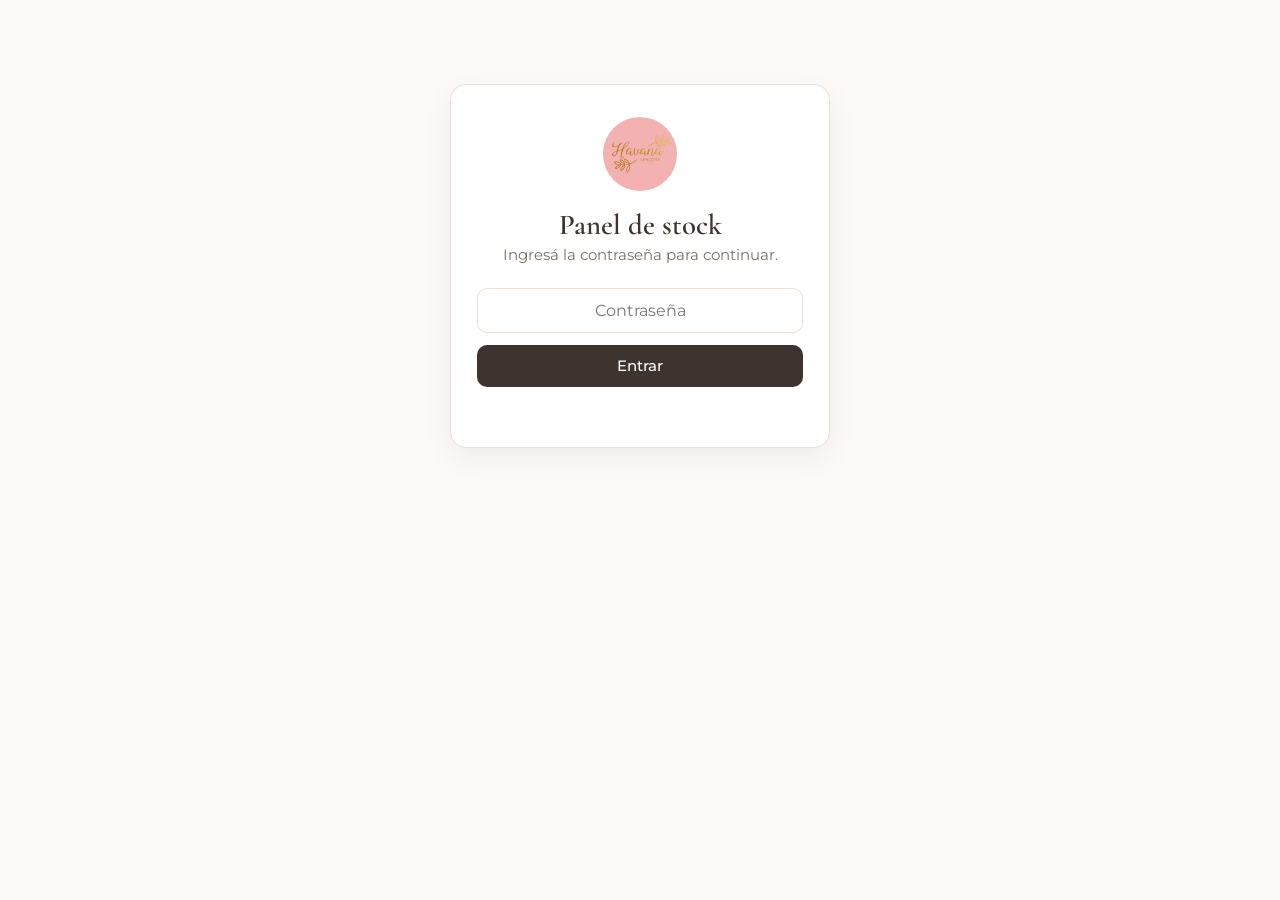
<file: panel.html>
<!DOCTYPE html>
<html lang="es">
<head>
  <meta charset="UTF-8" />
  <meta name="viewport" content="width=device-width, initial-scale=1.0" />
  <meta name="robots" content="noindex, nofollow" />
  <title>Panel de stock | Havana Lencerías</title>
  <link rel="preconnect" href="https://fonts.googleapis.com">
  <link rel="preconnect" href="https://fonts.gstatic.com" crossorigin>
  <link href="https://fonts.googleapis.com/css2?family=Cormorant+Garamond:wght@500;600;700&family=Montserrat:wght@300;400;500;600&display=swap" rel="stylesheet">
  <style>
    :root {
      --bg: #fcfaf8;
      --white: #ffffff;
      --gold: #c7a86b;
      --gold-dark: #a88953;
      --text: #3d342f;
      --text-soft: #7a6d66;
      --line: #e9dfd9;
      --pink-soft: #f6eaee;
      --rojo: #b74a5a;
      --verde: #4a8a63;
      --radius: 16px;
    }

    * { margin: 0; padding: 0; box-sizing: border-box; }

    body {
      font-family: 'Montserrat', sans-serif;
      background: var(--bg);
      color: var(--text);
      padding: 24px 16px 60px;
    }

    .container { width: min(900px, 100%); margin: 0 auto; }

    h1 {
      font-family: 'Cormorant Garamond', serif;
      font-size: 2.4rem;
      font-weight: 600;
      margin-bottom: 4px;
    }

    .subtitulo { color: var(--text-soft); font-size: 0.92rem; margin-bottom: 24px; }

    /* ---------- Pantalla de acceso ---------- */
    #login {
      max-width: 380px;
      margin: 60px auto;
      background: var(--white);
      border: 1px solid var(--line);
      border-radius: var(--radius);
      padding: 32px 26px;
      text-align: center;
      box-shadow: 0 10px 30px rgba(0,0,0,0.06);
    }

    #login img { width: 74px; height: 74px; border-radius: 50%; margin: 0 auto 16px; display: block; }

    input[type="password"] {
      width: 100%;
      padding: 12px 14px;
      border: 1px solid var(--line);
      border-radius: 10px;
      font-family: inherit;
      font-size: 1rem;
      margin-bottom: 12px;
      text-align: center;
    }

    input[type="password"]:focus { outline: 2px solid var(--gold); border-color: var(--gold); }

    .btn {
      width: 100%;
      padding: 12px 16px;
      border: none;
      border-radius: 10px;
      background: var(--text);
      color: #fff;
      font-family: inherit;
      font-size: 0.92rem;
      font-weight: 500;
      cursor: pointer;
      transition: background 0.2s ease, opacity 0.2s ease;
    }

    .btn:hover { background: var(--gold-dark); }

    .error { color: var(--rojo); font-size: 0.85rem; margin-top: 10px; min-height: 18px; }

    /* ---------- Resumen y alertas ---------- */
    .resumen {
      display: grid;
      grid-template-columns: repeat(4, 1fr);
      gap: 12px;
      margin-bottom: 20px;
    }

    .tarjeta {
      background: var(--white);
      border: 1px solid var(--line);
      border-radius: 12px;
      padding: 16px 14px;
      text-align: center;
    }

    .tarjeta strong { display: block; font-size: 1.7rem; font-weight: 600; line-height: 1.2; }
    .tarjeta span { font-size: 0.72rem; color: var(--text-soft); text-transform: uppercase; letter-spacing: 0.08em; }

    .tarjeta.alerta { border-color: var(--gold); background: #fffdf6; }
    .tarjeta.alerta strong { color: var(--gold-dark); }
    .tarjeta.peligro { border-color: var(--rojo); background: #fdf6f7; }
    .tarjeta.peligro strong { color: var(--rojo); }

    .avisos {
      background: #fffdf6;
      border: 1px solid var(--gold);
      border-radius: var(--radius);
      padding: 18px 20px;
      margin-bottom: 24px;
    }

    .avisos h2 {
      font-family: 'Montserrat', sans-serif;
      font-size: 0.8rem;
      text-transform: uppercase;
      letter-spacing: 0.1em;
      color: var(--gold-dark);
      margin-bottom: 10px;
    }

    .avisos ul { list-style: none; display: flex; flex-direction: column; gap: 6px; }
    .avisos li { font-size: 0.88rem; display: flex; align-items: center; gap: 8px; }
    .avisos .vacio { color: var(--verde); font-size: 0.88rem; }

    /* ---------- Lista de prendas ---------- */
    .categoria {
      font-family: 'Cormorant Garamond', serif;
      font-size: 1.6rem;
      font-weight: 600;
      margin: 26px 0 10px;
      padding-bottom: 6px;
      border-bottom: 1px solid var(--line);
    }

    .fila {
      display: flex;
      align-items: center;
      gap: 14px;
      background: var(--white);
      border: 1px solid var(--line);
      border-radius: 12px;
      padding: 10px 14px;
      margin-bottom: 8px;
    }

    .fila.baja { border-color: var(--gold); background: #fffdf6; }
    .fila.cero { border-color: var(--rojo); background: #fdf6f7; }

    .fila img { width: 48px; height: 60px; object-fit: cover; border-radius: 8px; flex-shrink: 0; }

    .fila-nombre { flex: 1; min-width: 0; }
    .fila-nombre strong { display: block; font-size: 0.95rem; font-weight: 500; }
    .fila-nombre small { color: var(--text-soft); font-size: 0.75rem; }

    .contador { display: flex; align-items: center; gap: 8px; flex-shrink: 0; }

    .contador button {
      width: 32px;
      height: 32px;
      border: 1px solid var(--line);
      border-radius: 8px;
      background: var(--white);
      font-size: 1.1rem;
      cursor: pointer;
      color: var(--text);
      transition: border-color 0.2s ease, color 0.2s ease;
    }

    .contador button:hover { border-color: var(--gold); color: var(--gold-dark); }
    .contador button:disabled { opacity: 0.3; cursor: not-allowed; }

    .contador .valor {
      min-width: 34px;
      text-align: center;
      font-size: 1.05rem;
      font-weight: 600;
    }

    .toggle-limitada {
      flex-shrink: 0;
      display: flex;
      align-items: center;
      gap: 6px;
      font-size: 0.7rem;
      color: var(--text-soft);
      cursor: pointer;
      user-select: none;
      text-transform: uppercase;
      letter-spacing: 0.06em;
    }

    .toggle-limitada input { accent-color: var(--gold-dark); width: 16px; height: 16px; cursor: pointer; }

    /* ---------- Barra de guardado ---------- */
    .barra {
      position: sticky;
      bottom: 0;
      margin-top: 28px;
      background: rgba(252, 250, 248, 0.97);
      border-top: 1px solid var(--line);
      padding: 14px 0;
      backdrop-filter: blur(6px);
    }

    .barra-inner { display: flex; align-items: center; gap: 14px; flex-wrap: wrap; }
    .barra .btn { width: auto; padding: 12px 22px; }
    .barra .estado { font-size: 0.85rem; color: var(--text-soft); flex: 1; min-width: 180px; }
    .barra .estado.pendiente { color: var(--rojo); font-weight: 500; }

    .nota {
      background: var(--pink-soft);
      border-radius: 10px;
      padding: 14px 16px;
      font-size: 0.8rem;
      color: var(--text-soft);
      line-height: 1.6;
      margin-top: 20px;
    }

    .nota strong { color: var(--text); }

    .oculto { display: none !important; }

    @media (max-width: 640px) {
      .resumen { grid-template-columns: repeat(2, 1fr); }
      .fila { flex-wrap: wrap; }
      .fila-nombre { flex-basis: 100%; order: -1; }
      .toggle-limitada { margin-left: auto; }
    }
  </style>
</head>
<body>

  <!-- ---------- ACCESO ---------- -->
  <div id="login">
    <img src="Imagenes/logo-havana.jpg" alt="Havana Lencerías">
    <h1 style="font-size:1.8rem;">Panel de stock</h1>
    <p class="subtitulo">Ingresá la contraseña para continuar.</p>
    <input type="password" id="clave" placeholder="Contraseña" autocomplete="current-password">
    <button class="btn" id="entrar">Entrar</button>
    <p class="error" id="errorLogin"></p>
  </div>

  <!-- ---------- PANEL ---------- -->
  <div class="container oculto" id="panel">
    <h1>Panel de stock</h1>
    <p class="subtitulo">Ajustá las cantidades y descargá el archivo actualizado.</p>

    <div class="resumen" id="resumen"></div>

    <div class="avisos">
      <h2>Alertas de stock</h2>
      <ul id="listaAvisos"></ul>
    </div>

    <div id="lista"></div>

    <div class="barra">
      <div class="barra-inner">
        <span class="estado" id="estado">Sin cambios pendientes.</span>
        <button class="btn" id="descargar">Descargar stock.js</button>
      </div>
    </div>

    <div class="nota">
      <strong>¿Cómo se publican los cambios?</strong><br>
      1. Ajustá las cantidades acá.<br>
      2. Tocá <strong>Descargar stock.js</strong>.<br>
      3. Subí ese archivo al hosting, reemplazando el <strong>stock.js</strong> anterior.<br>
      Recién ahí las clientas ven la disponibilidad nueva.
      <br><br>
      <strong>Sobre la contraseña:</strong> esta página no está enlazada desde el sitio y no la
      indexa Google, pero la contraseña vive en el código de la página: alguien con conocimientos
      técnicos podría verla. No guardes información sensible acá.
    </div>
  </div>

  <script src="stock.js"></script>
  <script>
    (function () {
      /* ============================================================
         Cambiá esta contraseña por la que quieras.
         Recordá: es una barrera simple, no una seguridad real.
         ============================================================ */
      const CLAVE = "havana2026";

      const login = document.getElementById("login");
      const panel = document.getElementById("panel");
      const inputClave = document.getElementById("clave");
      const errorLogin = document.getElementById("errorLogin");

      // Copia de trabajo: no se toca el original hasta descargar
      const productos = JSON.parse(JSON.stringify(window.HAVANA_PRODUCTOS));
      const original = JSON.parse(JSON.stringify(window.HAVANA_PRODUCTOS));
      const UMBRAL = window.HAVANA_CONFIG.umbralStockBajo;

      /* ---------- Acceso ---------- */
      function entrar() {
        if (inputClave.value !== CLAVE) {
          errorLogin.textContent = "Contraseña incorrecta.";
          inputClave.value = "";
          inputClave.focus();
          return;
        }
        sessionStorage.setItem("havanaPanel", "1");
        login.classList.add("oculto");
        panel.classList.remove("oculto");
        render();
      }

      document.getElementById("entrar").addEventListener("click", entrar);
      inputClave.addEventListener("keydown", (e) => { if (e.key === "Enter") entrar(); });

      // Se mantiene la sesión mientras no cierre la pestaña
      if (sessionStorage.getItem("havanaPanel") === "1") {
        login.classList.add("oculto");
        panel.classList.remove("oculto");
      }

      /* ---------- Cambios sin guardar ---------- */
      function hayCambios() {
        return Object.keys(productos).some(
          (id) =>
            productos[id].stock !== original[id].stock ||
            productos[id].limitada !== original[id].limitada
        );
      }

      function actualizarEstado() {
        const estado = document.getElementById("estado");
        if (hayCambios()) {
          estado.textContent = "Tenés cambios sin descargar.";
          estado.classList.add("pendiente");
        } else {
          estado.textContent = "Sin cambios pendientes.";
          estado.classList.remove("pendiente");
        }
      }

      // Evita perder ajustes por cerrar la pestaña de más
      window.addEventListener("beforeunload", (e) => {
        if (!hayCambios()) return;
        e.preventDefault();
        e.returnValue = "";
      });

      /* ---------- Render ---------- */
      function render() {
        renderResumen();
        renderAvisos();
        renderLista();
        actualizarEstado();
      }

      function renderResumen() {
        const vals = Object.values(productos);
        const total = vals.reduce((s, p) => s + p.stock, 0);
        const agotados = vals.filter((p) => p.stock === 0).length;
        const bajos = vals.filter((p) => p.stock > 0 && p.stock <= UMBRAL).length;
        const limitadas = vals.filter((p) => p.limitada).length;

        document.getElementById("resumen").innerHTML = `
          <div class="tarjeta"><strong>${total}</strong><span>Unidades totales</span></div>
          <div class="tarjeta ${bajos ? "alerta" : ""}"><strong>${bajos}</strong><span>Stock bajo</span></div>
          <div class="tarjeta ${agotados ? "peligro" : ""}"><strong>${agotados}</strong><span>Agotadas</span></div>
          <div class="tarjeta"><strong>${limitadas}</strong><span>Ed. limitada</span></div>
        `;
      }

      function renderAvisos() {
        const ul = document.getElementById("listaAvisos");
        const criticos = Object.entries(productos)
          .filter(([, p]) => p.stock <= UMBRAL)
          .sort((a, b) => a[1].stock - b[1].stock);

        if (!criticos.length) {
          ul.innerHTML = '<li class="vacio">✓ Todas las prendas tienen stock suficiente.</li>';
          return;
        }

        ul.innerHTML = criticos
          .map(([, p]) => {
            const icono = p.stock === 0 ? "⛔" : "⚠️";
            const txt =
              p.stock === 0
                ? "AGOTADA — no se puede vender"
                : p.stock === 1
                ? "última unidad"
                : `quedan ${p.stock}`;
            return `<li>${icono} <strong>${p.nombre}</strong> — ${txt}</li>`;
          })
          .join("");
      }

      function renderLista() {
        const cont = document.getElementById("lista");
        cont.innerHTML = "";

        const categorias = [...new Set(Object.values(productos).map((p) => p.categoria))];

        categorias.forEach((cat) => {
          const h = document.createElement("h2");
          h.className = "categoria";
          h.textContent = cat;
          cont.appendChild(h);

          Object.entries(productos)
            .filter(([, p]) => p.categoria === cat)
            .forEach(([id, p]) => cont.appendChild(fila(id, p)));
        });
      }

      function fila(id, p) {
        const div = document.createElement("div");
        div.className = "fila";
        if (p.stock === 0) div.classList.add("cero");
        else if (p.stock <= UMBRAL) div.classList.add("baja");

        const img = document.createElement("img");
        img.src = p.foto;
        img.alt = "";
        img.loading = "lazy";
        img.onerror = function () { this.style.opacity = "0.15"; };

        const nombre = document.createElement("div");
        nombre.className = "fila-nombre";
        nombre.innerHTML = `<strong>${p.nombre}</strong><small>${window.havanaEstadoStock(p.stock).texto}</small>`;

        const contador = document.createElement("div");
        contador.className = "contador";

        const menos = document.createElement("button");
        menos.type = "button";
        menos.textContent = "−";
        menos.setAttribute("aria-label", `Quitar una unidad de ${p.nombre}`);
        menos.disabled = p.stock <= 0;
        menos.addEventListener("click", () => {
          if (productos[id].stock > 0) productos[id].stock--;
          render();
        });

        const valor = document.createElement("span");
        valor.className = "valor";
        valor.textContent = p.stock;

        const mas = document.createElement("button");
        mas.type = "button";
        mas.textContent = "+";
        mas.setAttribute("aria-label", `Agregar una unidad de ${p.nombre}`);
        mas.addEventListener("click", () => {
          productos[id].stock++;
          render();
        });

        contador.append(menos, valor, mas);

        const toggle = document.createElement("label");
        toggle.className = "toggle-limitada";
        const check = document.createElement("input");
        check.type = "checkbox";
        check.checked = p.limitada;
        check.addEventListener("change", () => {
          productos[id].limitada = check.checked;
          render();
        });
        toggle.append(check, document.createTextNode("Limitada"));

        div.append(img, nombre, contador, toggle);
        return div;
      }

      /* ---------- Generar el archivo ---------- */
      function generarArchivo() {
        const cats = [...new Set(Object.values(productos).map((p) => p.categoria))];
        let cuerpo = "";

        cats.forEach((cat) => {
          cuerpo += `\n  /* ---------- ${cat.toUpperCase()} ---------- */\n`;
          Object.entries(productos)
            .filter(([, p]) => p.categoria === cat)
            .forEach(([id, p]) => {
              cuerpo += `  ${JSON.stringify(id)}: {\n`;
              cuerpo += `    nombre: ${JSON.stringify(p.nombre)},\n`;
              cuerpo += `    categoria: ${JSON.stringify(p.categoria)},\n`;
              cuerpo += `    foto: ${JSON.stringify(p.foto)},\n`;
              cuerpo += `    stock: ${p.stock},\n`;
              cuerpo += `    limitada: ${p.limitada},\n`;
              cuerpo += `  },\n`;
            });
        });

        return `/* ============================================================
   HAVANA LENCERÍAS — CONTROL DE STOCK
   ------------------------------------------------------------
   Archivo generado desde el panel (panel.html).
   Para cambiar el stock no edites esto a mano: usá el panel,
   ajustá las cantidades y descargá el archivo actualizado.
   ============================================================ */

const HAVANA_CONFIG = {
  // Con esta cantidad o menos, el panel avisa "stock bajo"
  umbralStockBajo: ${UMBRAL},
};

const HAVANA_PRODUCTOS = {${cuerpo}};

/* ------------------------------------------------------------
   Traduce un número de stock al cartelito que ve la clienta.
   ------------------------------------------------------------ */
function havanaEstadoStock(stock) {
  if (stock <= 0) return { texto: "Agotado", clase: "agotado", disponible: false };
  if (stock === 1) return { texto: "¡Última unidad!", clase: "critico", disponible: true };
  if (stock === 2) return { texto: "Últimas 2 unidades", clase: "bajo", disponible: true };
  return { texto: \`\${stock} disponibles\`, clase: "ok", disponible: true };
}

// Disponible tanto para las páginas como para el panel
if (typeof window !== "undefined") {
  window.HAVANA_PRODUCTOS = HAVANA_PRODUCTOS;
  window.HAVANA_CONFIG = HAVANA_CONFIG;
  window.havanaEstadoStock = havanaEstadoStock;
}
`;
      }

      document.getElementById("descargar").addEventListener("click", () => {
        const blob = new Blob([generarArchivo()], { type: "text/javascript;charset=utf-8" });
        const url = URL.createObjectURL(blob);
        const a = document.createElement("a");
        a.href = url;
        a.download = "stock.js";
        document.body.appendChild(a);
        a.click();
        document.body.removeChild(a);
        URL.revokeObjectURL(url);

        // Lo descargado pasa a ser la nueva referencia
        Object.keys(productos).forEach((id) => {
          original[id].stock = productos[id].stock;
          original[id].limitada = productos[id].limitada;
        });
        actualizarEstado();
      });

      render();
    })();
  </script>

</body>
</html>
</file>
<file: style.css>
:root {
  --bg: #fcf8f6;
  --white: #ffffff;
  --text: #4a403c;
  --text-light: #7d716b;
  --gold: #c8a76c;
  --gold-dark: #ab8850;
  --pink-soft: #f6eaee;
  --pink-mid: #ecd9df;
  --pink-deep: #dcbcc6;
  --line: rgba(74, 64, 60, 0.12);
  --shadow: 0 14px 35px rgba(0, 0, 0, 0.08);
  --radius: 20px;
  /* Estilo editorial: solo para la barra superior, el menú y el hero */
  --ink: #111010;
  --cream: #efe9e0;
}

* {
  margin: 0;
  padding: 0;
  box-sizing: border-box;
}

html {
  scroll-behavior: smooth;
}

body {
  font-family: 'Montserrat', sans-serif;
  background: linear-gradient(180deg, #fcf8f6 0%, #fffafa 100%);
  color: var(--text);
  line-height: 1.6;
}

img {
  max-width: 100%;
  display: block;
}

a {
  text-decoration: none;
  color: inherit;
}

.container {
  width: min(1180px, 92%);
  margin: 0 auto;
}

.section {
  padding: 100px 0;
}

.topbar {
  background: var(--ink);
  text-align: center;
  padding: 11px 16px;
  font-size: 0.68rem;
  color: rgba(255, 255, 255, 0.72);
  letter-spacing: 0.2em;
  text-transform: uppercase;
}

.topbar p {
  display: inline-flex;
  flex-wrap: wrap;
  justify-content: center;
  align-items: center;
  gap: 12px;
}

.topbar-sep {
  color: var(--gold);
}

.header {
  background: var(--cream);
  border-bottom: 1px solid rgba(74, 64, 60, 0.1);
  position: sticky;
  top: 0;
  z-index: 1000;
}

/* Tres columnas iguales a los lados: así el menú queda centrado respecto
   a la página, no respecto al espacio que sobra al lado del logo. */
.header-content {
  min-height: 84px;
  display: grid;
  grid-template-columns: 1fr auto 1fr;
  align-items: center;
  gap: 16px;
}

.logo {
  display: flex;
  align-items: center;
  justify-self: start;
  flex-shrink: 0;
}

/* El logo ahora es PNG transparente: sin recorte circular ni borde */
.logo img {
  height: 46px;
  width: auto;
  object-fit: contain;
  display: block;
}

.nav {
  display: flex;
  flex-wrap: wrap;
  align-items: center;
  justify-content: center;
  gap: 30px;
}

.nav a {
  font-size: 0.72rem;
  font-weight: 500;
  text-transform: uppercase;
  letter-spacing: 0.16em;
  color: var(--text);
  transition: color 0.3s ease;
}

.nav a:hover {
  color: var(--gold-dark);
}

/* Contrapeso del logo: sin esta tercera columna el menú no queda centrado */
.header-spacer {
  display: block;
}

/* ============================================================
   HERO — foto a sangre + panel de video
   ============================================================ */
.hero {
  --hero-pad: clamp(24px, 4vw, 60px);
  display: grid;
  grid-template-columns: 1fr;
  /* Descuenta barra superior (41px) y menú (84px) para que entre en pantalla */
  min-height: min(760px, calc(100vh - 125px));
  background: var(--ink);
}

/* Degradado más denso a la izquierda: es donde se apoya el texto */
.hero-overlay {
  position: absolute;
  inset: 0;
  padding: var(--hero-pad);
  background: linear-gradient(
    90deg,
    rgba(10, 8, 8, 0.9) 0%,
    rgba(10, 8, 8, 0.55) 55%,
    rgba(10, 8, 8, 0.2) 100%
  );
  display: flex;
  flex-direction: column;
  justify-content: center;
  z-index: 3;
  pointer-events: none;
}

/* El degradado no debe robarle el click a los botones */
.hero-overlay .hero-text {
  pointer-events: auto;
}

/* Sin esto el eyebrow y el resto se acomodan uno al lado del otro */
.hero-text {
  display: flex;
  flex-direction: column;
  align-items: flex-start;
}

.hero-video {
  position: relative;
  overflow: hidden;
  background: #151212;
}

/* Absoluto: en flujo, el alto natural del video estiraría el hero.
   El brillo se baja para que el texto blanco se lea encima. */
.hero-video video {
  position: absolute;
  inset: 0;
  width: 100%;
  height: 100%;
  object-fit: cover;
  display: block;
  filter: brightness(0.78) saturate(0.95);
  pointer-events: none;
}

/* Si el video falla, el <video> sigue mostrando su poster (la foto del hero),
   así que la portada degrada sola a la versión con foto y nadie se entera.
   Solo hay que bajarle más el brillo, porque la foto es mucho más luminosa. */
.hero-video.sin-video video {
  filter: brightness(0.58) saturate(0.9);
}

.eyebrow {
  display: inline-block;
  text-transform: uppercase;
  letter-spacing: 0.22em;
  font-size: 0.74rem;
  margin-bottom: 18px;
  color: var(--gold-dark);
}

.hero-text h1,
.intro-box h2,
.section-header h2,
.about-text h2,
.card-info h3,
.model-info h3 {
  font-family: 'Cormorant Garamond', serif;
  font-weight: 600;
  line-height: 1.05;
  color: var(--text);
}

/* Sobre la foto el texto va en mayúsculas espaciadas, no en la serif del resto */
.hero-text h1 {
  font-family: 'Montserrat', sans-serif;
  font-weight: 300;
  text-transform: uppercase;
  letter-spacing: 0.15em;
  font-size: clamp(1.15rem, 1.9vw, 1.85rem);
  line-height: 1.75;
  color: #fff;
  margin-bottom: 22px;
}

.hero-text p {
  max-width: 420px;
  color: rgba(255, 255, 255, 0.72);
  font-size: 0.9rem;
  line-height: 1.75;
  margin-bottom: 34px;
}

.hero-text .eyebrow {
  color: var(--gold);
}

.hero-actions {
  display: flex;
  flex-wrap: wrap;
  gap: 14px;
}

.btn {
  display: inline-block;
  padding: 14px 28px;
  border-radius: 999px;
  font-size: 0.92rem;
  transition: 0.3s ease;
}

.btn-primary {
  background: var(--gold);
  color: var(--white);
}

.btn-primary:hover {
  background: var(--gold-dark);
}

.btn-outline {
  border: 1px solid var(--gold);
  color: var(--gold-dark);
  background: transparent;
}

.btn-outline:hover {
  background: rgba(200, 167, 108, 0.08);
}

/* Botones del hero: cuadrados y en mayúsculas, para el registro editorial */
.btn-hero,
.btn-hero-ghost {
  border-radius: 0;
  text-transform: uppercase;
  letter-spacing: 0.18em;
  font-size: 0.68rem;
  font-weight: 500;
  padding: 15px 30px;
}

.btn-hero {
  background: transparent;
  border: 1px solid rgba(255, 255, 255, 0.8);
  color: #fff;
}

.btn-hero:hover {
  background: #fff;
  color: var(--ink);
}

.btn-hero-ghost {
  background: transparent;
  border: 1px solid rgba(255, 255, 255, 0.28);
  color: rgba(255, 255, 255, 0.78);
}

.btn-hero-ghost:hover {
  border-color: rgba(255, 255, 255, 0.8);
  color: #fff;
}

.intro {
  background: linear-gradient(180deg, #fffafb 0%, var(--pink-soft) 100%);
}

.intro-box {
  max-width: 880px;
  margin: 0 auto;
  text-align: center;
  background: rgba(255, 255, 255, 0.72);
  border: 1px solid rgba(220, 188, 198, 0.35);
  border-radius: var(--radius);
  padding: 44px 36px;
  box-shadow: var(--shadow);
}

.intro-quote {
  position: relative;
  margin: 32px auto 8px;
  max-width: 620px;
  font-family: 'Cormorant Garamond', serif;
  font-size: clamp(1.4rem, 2.4vw, 1.85rem);
  font-style: italic;
  font-weight: 500;
  color: var(--text);
  line-height: 1.4;
}

.intro-quote .quote-mark {
  font-family: 'Cormorant Garamond', serif;
  font-size: 4rem;
  color: var(--gold);
  line-height: 0;
  vertical-align: -0.4em;
  margin-right: 6px;
  font-style: normal;
}

.values-grid {
  list-style: none;
  margin: 38px 0 0;
  padding: 28px 0 0;
  border-top: 1px solid rgba(220, 188, 198, 0.45);
  display: grid;
  grid-template-columns: repeat(3, 1fr);
  gap: 28px;
}

.value-item {
  text-align: center;
  padding: 0 8px;
}

.value-icon {
  width: 52px;
  height: 52px;
  display: inline-flex;
  align-items: center;
  justify-content: center;
  border-radius: 50%;
  background: var(--pink-soft);
  color: var(--gold-dark);
  margin-bottom: 14px;
}

.value-icon svg {
  width: 24px;
  height: 24px;
}

.value-item h3 {
  font-family: 'Cormorant Garamond', serif;
  font-size: 1.5rem;
  font-weight: 600;
  margin-bottom: 6px;
  color: var(--text);
}

.value-item p {
  font-size: 0.92rem;
  color: var(--text-light);
  line-height: 1.5;
  margin: 0;
}

.intro-box h2,
.section-header h2,
.about-text h2 {
  font-size: clamp(2.3rem, 4vw, 3.8rem);
  margin-bottom: 14px;
}

.intro-box p,
.section-header p,
.about-text p,
.model-info p {
  color: var(--text-light);
}

.section-header {
  text-align: center;
  margin-bottom: 42px;
}

.featured {
  background: #fffdfd;
}

.cards-grid {
  display: grid;
  grid-template-columns: repeat(4, 1fr);
  gap: 22px;
}

.card {
  background: var(--white);
  border: 1px solid rgba(220, 188, 198, 0.28);
  border-radius: 0;
  overflow: hidden;
  box-shadow: var(--shadow);
  transition: 0.3s ease;
}

.card:hover {
  transform: translateY(-6px);
}

.card img {
  width: 100%;
  aspect-ratio: 4 / 5;
  height: auto;
  object-fit: cover;
}

.card-info {
  padding: 22px;
}

.card-info h3 {
  font-size: 2rem;
  margin-bottom: 8px;
}

.card-info a {
  color: var(--gold-dark);
  border-bottom: 1px solid var(--gold-dark);
  padding-bottom: 3px;
  font-size: 0.92rem;
}

.models {
  background: linear-gradient(180deg, #fffafb 0%, var(--pink-soft) 100%);
}

.models-grid {
  display: grid;
  grid-template-columns: repeat(3, 1fr);
  gap: 24px;
}

.models-grid.two-models {
  grid-template-columns: repeat(2, 1fr);
  max-width: 900px;
  margin: 0 auto;
}

.model-card {
  background: var(--white);
  border: 1px solid rgba(220, 188, 198, 0.28);
  border-radius: 0;
  overflow: hidden;
  box-shadow: var(--shadow);
}

.model-slider {
  position: relative;
}

.model-slider-track-wrapper {
  overflow: hidden;
  width: 100%;
}

.model-slider-track {
  display: flex;
  transition: transform 0.4s ease;
}

/* 4:5 en vez de alto fijo, para alinear con el resto de las grillas */
.model-slider-track img {
  min-width: 100%;
  width: 100%;
  aspect-ratio: 4 / 5;
  height: auto;
  object-fit: cover;
}

.slider-btn {
  position: absolute;
  top: 50%;
  transform: translateY(-50%);
  width: 36px;
  height: 36px;
  border: none;
  border-radius: 50%;
  background: rgba(255, 255, 255, 0.55);
  backdrop-filter: blur(4px);
  -webkit-backdrop-filter: blur(4px);
  color: var(--text);
  font-size: 1.3rem;
  line-height: 1;
  cursor: pointer;
  z-index: 2;
  box-shadow: none;
  opacity: 0.85;
  transition: opacity 0.2s ease, background 0.2s ease, transform 0.2s ease;
}

.slider-btn:hover {
  background: rgba(255, 255, 255, 0.85);
  opacity: 1;
  transform: translateY(-50%) scale(1.05);
}

.slider-btn.prev {
  left: 12px;
}

.slider-btn.next {
  right: 12px;
}

.model-info {
  padding: 22px;
  text-align: center;
}

.model-info h3 {
  font-size: 2rem;
  margin-bottom: 8px;
}

.garment-name {
  font-family: 'Montserrat', sans-serif;
  font-size: 0.85rem;
  letter-spacing: 0.12em;
  text-transform: uppercase;
  color: var(--gold-dark);
  margin-bottom: 14px;
  min-height: 1.2em;
  transition: opacity 0.25s ease;
}

.model-actions {
  display: flex;
  gap: 16px;
  justify-content: center;
  flex-wrap: wrap;
  margin-top: 6px;
}

.want-link,
.catalog-link {
  display: inline-block;
  font-size: 0.78rem;
  letter-spacing: 0.08em;
  text-transform: uppercase;
  padding-bottom: 2px;
  transition: color 0.2s ease, border-color 0.2s ease, transform 0.2s ease;
}

.want-link {
  color: var(--gold-dark);
  border-bottom: 1px solid rgba(171, 136, 80, 0.4);
}

.catalog-link {
  color: var(--text-light);
  border-bottom: 1px solid rgba(125, 113, 107, 0.3);
}

.want-link:hover,
.catalog-link:hover {
  color: var(--text);
  border-color: var(--text);
  transform: translateX(2px);
}

.slider-dots {
  position: absolute;
  bottom: 12px;
  left: 0;
  right: 0;
  display: flex;
  justify-content: center;
  gap: 8px;
  z-index: 2;
}

.slider-dot {
  width: 8px;
  height: 8px;
  border-radius: 50%;
  border: none;
  padding: 0;
  background: rgba(255, 255, 255, 0.55);
  cursor: pointer;
  transition: background 0.2s ease, transform 0.2s ease;
}

.slider-dot.active {
  background: var(--white);
  transform: scale(1.25);
}

.about {
  background: linear-gradient(180deg, var(--pink-soft) 0%, #fffafa 100%);
}

.about-grid {
  display: grid;
  grid-template-columns: 1fr 1fr;
  gap: 42px;
  align-items: center;
}

.about-image img {
  width: 100%;
  aspect-ratio: 4 / 5;
  height: auto;
  object-fit: cover;
  border-radius: 0;
  box-shadow: var(--shadow);
}

.about-text {
  background: rgba(255,255,255,0.72);
  border: 1px solid rgba(220, 188, 198, 0.35);
  border-radius: var(--radius);
  padding: 38px 34px;
  box-shadow: var(--shadow);
}

.about-text p {
  margin-bottom: 14px;
}

.contact {
  background: #fffdfd;
}

.contact-grid {
  display: grid;
  grid-template-columns: repeat(3, 1fr);
  gap: 22px;
}

.contact-card {
  background: var(--white);
  border: 1px solid rgba(220, 188, 198, 0.28);
  padding: 30px 24px;
  text-align: center;
  border-radius: var(--radius);
  box-shadow: var(--shadow);
  transition: 0.3s ease;
}

.contact-card:hover {
  transform: translateY(-6px);
  background: linear-gradient(180deg, #fffefe 0%, var(--pink-soft) 100%);
}

.contact-card strong {
  display: block;
  font-family: 'Cormorant Garamond', serif;
  font-size: 2rem;
  margin-bottom: 8px;
  font-weight: 600;
}

.contact-card span {
  color: var(--text-light);
  font-size: 0.95rem;
}

.lookbook {
  background: linear-gradient(180deg, var(--pink-soft) 0%, #fffafa 100%);
}

/* Antes era masonry (alturas irregulares). Ahora grilla pareja en 4:5,
   igual que el catálogo y la colección. */
.lookbook-masonry {
  display: grid;
  grid-template-columns: repeat(3, 1fr);
  gap: 18px;
}

.lookbook-item {
  display: block;
  width: 100%;
  aspect-ratio: 4 / 5;
  overflow: hidden;
  background: var(--pink-soft);
  box-shadow: var(--shadow);
  transition: transform 0.3s ease, box-shadow 0.3s ease;
  position: relative;
}

.lookbook-item:hover {
  transform: translateY(-4px);
  box-shadow: 0 18px 38px rgba(0, 0, 0, 0.12);
}

.lookbook-item img {
  width: 100%;
  height: 100%;
  object-fit: cover;
  display: block;
  transition: transform 0.5s ease;
}

.lookbook-item:hover img {
  transform: scale(1.03);
}

/* ============================================================
   MARCA DE AGUA (capa CSS)
   Las fotos ya vienen con la marca grabada; esto suma un sello
   en el lookbook y desalienta el arrastrar/guardar imagen.
   ============================================================ */
.lookbook-item img,
.card img,
.model-slider-track img,
.hero-image img,
.about-image img {
  -webkit-user-drag: none;
  user-select: none;
}

.lookbook-item::before {
  content: "© HAVANA";
  position: absolute;
  top: 10px;
  left: 10px;
  z-index: 2;
  padding: 4px 8px;
  border-radius: 0;
  font-size: 0.55rem;
  font-weight: 500;
  letter-spacing: 0.12em;
  color: rgba(255, 255, 255, 0.92);
  background: rgba(0, 0, 0, 0.28);
  backdrop-filter: blur(2px);
  pointer-events: none;
}

.lookbook-cta {
  display: flex;
  justify-content: center;
  margin-top: 36px;
}

.faq {
  background: linear-gradient(180deg, #fffafa 0%, var(--pink-soft) 100%);
}

.faq-list {
  max-width: 820px;
  margin: 0 auto;
  display: flex;
  flex-direction: column;
  gap: 14px;
}

.faq-item {
  background: rgba(255, 255, 255, 0.7);
  border: 1px solid rgba(220, 188, 198, 0.5);
  border-radius: 14px;
  overflow: hidden;
  transition: box-shadow 0.2s ease, border-color 0.2s ease;
}

.faq-item[open] {
  box-shadow: 0 12px 28px rgba(0, 0, 0, 0.06);
  border-color: rgba(171, 136, 80, 0.5);
}

.faq-item summary {
  list-style: none;
  cursor: pointer;
  padding: 18px 22px;
  display: flex;
  justify-content: space-between;
  align-items: center;
  gap: 16px;
  font-family: 'Cormorant Garamond', serif;
  font-size: 1.3rem;
  font-weight: 600;
  color: var(--text);
  transition: color 0.2s ease;
}

.faq-item summary::-webkit-details-marker {
  display: none;
}

.faq-item summary:hover {
  color: var(--gold-dark);
}

.faq-toggle {
  font-size: 1.4rem;
  font-weight: 300;
  color: var(--gold-dark);
  transition: transform 0.3s ease;
  line-height: 1;
}

.faq-item[open] .faq-toggle {
  transform: rotate(45deg);
}

.faq-item p {
  padding: 0 22px 20px;
  color: var(--text-light);
  font-size: 0.95rem;
  line-height: 1.6;
}

.size-chart-wrapper {
  padding: 0 22px 22px;
  overflow-x: auto;
}

.size-chart {
  width: 100%;
  border-collapse: collapse;
  background: var(--white);
  border: 1px solid rgba(220, 188, 198, 0.5);
  border-radius: 10px;
  overflow: hidden;
  font-size: 0.9rem;
}

.size-chart th,
.size-chart td {
  padding: 10px 12px;
  text-align: center;
  border-bottom: 1px solid rgba(220, 188, 198, 0.35);
}

.size-chart thead th {
  background: var(--pink-soft);
  color: var(--text);
  font-family: 'Cormorant Garamond', serif;
  font-size: 1.05rem;
  font-weight: 600;
  letter-spacing: 0.05em;
  border-bottom: 1px solid rgba(220, 188, 198, 0.5);
}

.size-chart tbody th {
  text-align: left;
  font-weight: 500;
  color: var(--text);
  background: #fdfafa;
}

.size-chart tbody td {
  color: var(--text-light);
}

.size-chart tbody tr:last-child th,
.size-chart tbody tr:last-child td {
  border-bottom: none;
}

.size-chart-note {
  display: block;
  margin-top: 12px;
  font-size: 0.8rem;
  color: var(--gold-dark);
  font-style: italic;
  text-align: center;
}

.benefits-banner {
  padding: 40px 0;
  background: linear-gradient(180deg, #fffafb 0%, var(--pink-soft) 100%);
  border-top: 1px solid rgba(220, 188, 198, 0.35);
}

.benefits-list {
  list-style: none;
  display: grid;
  grid-template-columns: repeat(4, 1fr);
  gap: 22px;
}

.benefits-list li {
  display: flex;
  align-items: center;
  gap: 14px;
  padding: 16px;
  background: rgba(255, 255, 255, 0.65);
  border: 1px solid rgba(220, 188, 198, 0.5);
  border-radius: 14px;
}

.benefit-icon {
  width: 44px;
  height: 44px;
  min-width: 44px;
  display: inline-flex;
  align-items: center;
  justify-content: center;
  border-radius: 50%;
  background: var(--white);
  color: var(--gold-dark);
  box-shadow: 0 4px 12px rgba(0,0,0,0.05);
}

.benefit-icon svg {
  width: 22px;
  height: 22px;
}

.benefits-list strong {
  display: block;
  font-family: 'Cormorant Garamond', serif;
  font-size: 1.2rem;
  font-weight: 600;
  color: var(--text);
  margin-bottom: 2px;
}

.benefits-list span {
  font-size: 0.82rem;
  color: var(--text-light);
}

.footer {
  border-top: 1px solid rgba(220, 188, 198, 0.35);
  background: linear-gradient(180deg, #fff8fa 0%, #f8eef1 100%);
  padding: 48px 0 0;
}

.footer-grid {
  display: grid;
  grid-template-columns: 1.4fr 1fr 1fr 1fr;
  gap: 40px;
  align-items: start;
  padding-bottom: 36px;
}

.footer-col h4 {
  font-family: 'Cormorant Garamond', serif;
  font-size: 1.25rem;
  font-weight: 600;
  margin-bottom: 14px;
  color: var(--text);
}

.footer-brand {
  display: flex;
  flex-direction: column;
  gap: 8px;
}

.footer-brand p {
  font-family: 'Cormorant Garamond', serif;
  font-size: 1.8rem;
  font-weight: 600;
  margin: 0;
  line-height: 1.1;
}

.footer-tagline {
  font-family: 'Cormorant Garamond', serif;
  font-size: 1.15rem;
  font-style: italic;
  color: var(--gold-dark);
  letter-spacing: 0.02em;
  margin-top: 2px;
  display: inline-flex;
  align-items: center;
  gap: 6px;
}

.tagline-icon {
  width: 14px;
  height: 14px;
  opacity: 0.8;
}

.footer-slogan {
  font-family: 'Montserrat', sans-serif;
  font-size: 0.85rem;
  color: var(--text-light);
  font-style: italic;
  letter-spacing: 0.3px;
}

.footer-social {
  display: flex;
  gap: 12px;
  margin-top: 14px;
}

.footer-icon {
  width: 38px;
  height: 38px;
  display: inline-flex;
  align-items: center;
  justify-content: center;
  border-radius: 50%;
  border: 1px solid rgba(220, 188, 198, 0.6);
  color: var(--text-light);
  transition: color 0.2s ease, border-color 0.2s ease, transform 0.2s ease;
}

.footer-icon svg {
  width: 18px;
  height: 18px;
}

.footer-icon:hover {
  color: var(--gold-dark);
  border-color: var(--gold-dark);
  transform: translateY(-2px);
}

.footer-info,
.footer-nav {
  list-style: none;
  display: flex;
  flex-direction: column;
  gap: 10px;
  font-size: 0.9rem;
  color: var(--text-light);
}

.footer-info li {
  display: flex;
  align-items: flex-start;
  gap: 10px;
  line-height: 1.5;
}

.footer-info .info-text {
  display: inline-block;
}

.footer-info .info-link {
  color: inherit;
  transition: color 0.2s ease;
}

.footer-info .info-link:hover {
  color: var(--gold-dark);
}

.info-icon {
  width: 20px;
  height: 20px;
  display: inline-flex;
  align-items: center;
  justify-content: center;
  color: var(--gold-dark);
  flex-shrink: 0;
}

.info-icon svg {
  width: 16px;
  height: 16px;
}

.footer-nav a {
  color: var(--text-light);
  transition: color 0.2s ease;
}

.footer-nav a:hover {
  color: var(--gold-dark);
}

.payment-methods {
  display: flex;
  flex-wrap: wrap;
  gap: 8px;
}

.payment-tag {
  font-size: 0.75rem;
  letter-spacing: 0.5px;
  padding: 6px 12px;
  background: rgba(255, 255, 255, 0.7);
  border: 1px solid rgba(220, 188, 198, 0.6);
  border-radius: 999px;
  color: var(--text-light);
  text-transform: uppercase;
  font-weight: 500;
}

.footer-bottom {
  margin-top: 20px;
  padding-top: 18px;
  border-top: 1px solid rgba(220, 188, 198, 0.4);
  font-family: 'Montserrat', sans-serif;
  font-size: 0.9rem;
  color: var(--text-light);
  text-align: center;
  display: flex;
  flex-direction: column;
  align-items: center;
  gap: 6px;
}

.footer-bottom p {
  margin: 0;
  letter-spacing: 0.2px;
}

.kale-link {
  color: var(--gold-dark);
  font-weight: 700;
  text-decoration: none;
  transition: opacity 0.2s ease;
  display: inline-flex;
  align-items: center;
  gap: 4px;
}

.kale-link:hover {
  opacity: 0.75;
}

.kale-arrow {
  width: 12px;
  height: 12px;
}

.fab-nudge {
  position: fixed;
  right: 86px;
  bottom: 26px;
  max-width: 220px;
  background: var(--white);
  color: var(--text);
  border: 1px solid rgba(74, 64, 60, 0.12);
  border-radius: 16px;
  padding: 10px 30px 10px 14px;
  font-size: 0.82rem;
  line-height: 1.4;
  box-shadow: 0 10px 24px rgba(0, 0, 0, 0.12);
  cursor: pointer;
  opacity: 0;
  transform: translateX(8px);
  pointer-events: none;
  transition: opacity 0.3s ease, transform 0.3s ease;
  z-index: 1001;
}

.fab-nudge.show {
  opacity: 1;
  transform: translateX(0);
  pointer-events: auto;
  animation: nudgeBounce 2.4s ease-in-out infinite;
}

.fab-nudge::after {
  content: "";
  position: absolute;
  right: -6px;
  bottom: 16px;
  width: 12px;
  height: 12px;
  background: var(--white);
  border-right: 1px solid rgba(74, 64, 60, 0.12);
  border-top: 1px solid rgba(74, 64, 60, 0.12);
  transform: rotate(45deg);
}

.fab-nudge-close {
  position: absolute;
  top: 4px;
  right: 6px;
  width: 20px;
  height: 20px;
  border: none;
  background: transparent;
  color: var(--text-light);
  font-size: 1.1rem;
  line-height: 1;
  cursor: pointer;
  border-radius: 50%;
  display: flex;
  align-items: center;
  justify-content: center;
  transition: background 0.15s ease, color 0.15s ease;
}

.fab-nudge-close:hover {
  background: #f7f3f1;
  color: var(--text);
}

.fab-nudge-text {
  display: flex;
  align-items: center;
  gap: 9px;
}

.nudge-ico {
  width: 16px;
  height: 16px;
  flex-shrink: 0;
  color: var(--gold-dark);
}

@keyframes nudgeBounce {
  0%, 100% { transform: translateX(0); }
  50%      { transform: translateX(-3px); }
}

.fab-menu {
  position: fixed;
  right: 20px;
  bottom: 20px;
  z-index: 1000;
  display: flex;
  flex-direction: column;
  align-items: flex-end;
  gap: 12px;
  pointer-events: none;
}

.fab-menu .fab-main,
.fab-menu.open .fab-items {
  pointer-events: auto;
}

.fab-main {
  width: 52px;
  height: 52px;
  border: none;
  border-radius: 50%;
  background: var(--gold);
  color: var(--white);
  cursor: pointer;
  box-shadow: 0 10px 22px rgba(0, 0, 0, 0.15);
  display: flex;
  align-items: center;
  justify-content: center;
  transition: background 0.2s ease, transform 0.2s ease;
}

.fab-main:hover {
  background: var(--gold-dark);
}

.fab-main svg {
  width: 22px;
  height: 22px;
  transition: transform 0.25s ease;
}

.fab-icon-close { display: none; }
.fab-menu.open .fab-main { transform: rotate(45deg); background: var(--gold-dark); }

.fab-items {
  display: flex;
  flex-direction: column;
  align-items: flex-end;
  gap: 10px;
  opacity: 0;
  pointer-events: none;
  transform: translateY(8px);
  transition: opacity 0.2s ease, transform 0.2s ease;
}

.fab-menu.open .fab-items {
  opacity: 1;
  pointer-events: auto;
  transform: translateY(0);
}

.fab-item {
  position: relative;
  width: 44px;
  height: 44px;
  display: inline-flex;
  align-items: center;
  justify-content: center;
  background: var(--white);
  border: 1px solid rgba(74, 64, 60, 0.12);
  border-radius: 50%;
  color: var(--gold-dark);
  cursor: pointer;
  box-shadow: 0 6px 18px rgba(0, 0, 0, 0.08);
  text-decoration: none;
  font-family: inherit;
  transition: border-color 0.15s ease, color 0.15s ease, transform 0.15s ease;
}

.fab-item:hover {
  border-color: var(--text);
  transform: translateY(-1px);
}

.fab-item svg {
  width: 20px;
  height: 20px;
}

.fab-item.fab-wa svg {
  width: 22px;
  height: 22px;
}

.fab-item.fab-wa {
  background: #25d366;
  border-color: #25d366;
  color: var(--white);
}

.fab-item.fab-wa:hover {
  background: #20b858;
  border-color: #20b858;
}

.fab-badge {
  position: absolute;
  top: 2px;
  right: 2px;
  width: 10px;
  height: 10px;
  background: #e53935;
  border: 2px solid var(--white);
  border-radius: 50%;
  box-sizing: content-box;
}

.fab-badge::after {
  content: "";
  position: absolute;
  inset: -2px;
  border-radius: 50%;
  border: 2px solid #e53935;
  animation: fabBadgePulse 1.8s ease-out infinite;
}

@keyframes fabBadgePulse {
  0%   { transform: scale(1);   opacity: 0.9; }
  80%  { transform: scale(2);   opacity: 0; }
  100% { transform: scale(2);   opacity: 0; }
}

.fab-badge.hidden {
  display: none;
}

.chatbot-window {
  position: fixed;
  right: 22px;
  bottom: 90px;
  width: 320px;
  max-width: calc(100vw - 44px);
  max-height: min(520px, calc(100vh - 140px));
  background: var(--white);
  border: 1px solid rgba(74, 64, 60, 0.1);
  border-radius: 12px;
  box-shadow: 0 12px 30px rgba(0, 0, 0, 0.08);
  display: flex;
  flex-direction: column;
  overflow: hidden;
  opacity: 0;
  transform: translateY(8px);
  pointer-events: none;
  transition: opacity 0.2s ease, transform 0.2s ease;
  z-index: 999;
}

.chatbot-window.open {
  opacity: 1;
  transform: translateY(0);
  pointer-events: auto;
}

.chatbot-header {
  display: flex;
  align-items: center;
  gap: 10px;
  padding: 14px 16px;
  background: var(--white);
  border-bottom: 1px solid rgba(74, 64, 60, 0.08);
}

.chatbot-close {
  margin-left: auto;
  width: 28px;
  height: 28px;
  border: none;
  background: transparent;
  color: var(--text-light);
  cursor: pointer;
  border-radius: 50%;
  display: flex;
  align-items: center;
  justify-content: center;
  transition: background 0.15s ease, color 0.15s ease;
}

.chatbot-close:hover {
  background: #f7f3f1;
  color: var(--text);
}

.chatbot-close svg {
  width: 16px;
  height: 16px;
}

.chatbot-avatar {
  width: 32px;
  height: 32px;
  border-radius: 50%;
  overflow: hidden;
  background: var(--pink-soft);
  border: 1px solid rgba(74, 64, 60, 0.1);
  flex-shrink: 0;
}

.chatbot-avatar img {
  width: 100%;
  height: 100%;
  object-fit: cover;
  display: block;
}

.chatbot-meta {
  display: flex;
  flex-direction: column;
}

.chatbot-meta strong {
  font-family: 'Montserrat', sans-serif;
  font-size: 0.9rem;
  color: var(--text);
  font-weight: 500;
  letter-spacing: 0.01em;
}

.chatbot-meta span {
  font-size: 0.7rem;
  color: var(--text-light);
  display: flex;
  align-items: center;
  gap: 5px;
}

.chatbot-meta span i {
  width: 6px;
  height: 6px;
  background: #36c46b;
  border-radius: 50%;
  display: inline-block;
}

.chatbot-body {
  flex: 1;
  overflow-y: auto;
  padding: 16px;
  display: flex;
  flex-direction: column;
  gap: 10px;
  background: var(--white);
}

.chatbot-msg {
  max-width: 85%;
  padding: 9px 13px;
  border-radius: 10px;
  font-size: 0.85rem;
  line-height: 1.45;
  animation: chatFade 0.2s ease;
}

.chatbot-msg.bot {
  background: #f7f3f1;
  color: var(--text);
  border-bottom-left-radius: 3px;
  align-self: flex-start;
}

.chatbot-msg.user {
  background: var(--text);
  color: var(--white);
  border-bottom-right-radius: 3px;
  align-self: flex-end;
}

.chatbot-link {
  display: inline-block;
  margin-top: 6px;
  font-size: 0.8rem;
  color: var(--gold-dark);
  border-bottom: 1px solid rgba(171, 136, 80, 0.4);
  padding-bottom: 1px;
}

.chatbot-quick {
  display: flex;
  flex-wrap: wrap;
  gap: 5px;
  padding: 2px 0;
  animation: chatFade 0.25s ease;
}

.chatbot-chip {
  border: 1px solid rgba(74, 64, 60, 0.15);
  background: var(--white);
  color: var(--text);
  padding: 6px 11px;
  border-radius: 999px;
  font-size: 0.76rem;
  cursor: pointer;
  transition: border-color 0.15s ease, color 0.15s ease;
  font-family: inherit;
}

.chatbot-chip:hover {
  border-color: var(--text);
  color: var(--gold-dark);
}

.chatbot-footer {
  padding: 10px 16px;
  text-align: center;
  border-top: 1px solid rgba(74, 64, 60, 0.08);
  background: var(--white);
}

.chatbot-footer small {
  font-size: 0.72rem;
  color: var(--text-light);
}

.chatbot-footer a {
  color: var(--gold-dark);
  font-weight: 500;
}

@keyframes chatFade {
  from { opacity: 0; transform: translateY(2px); }
  to { opacity: 1; transform: translateY(0); }
}

.back-to-top {
  position: fixed;
  right: 24px;
  bottom: 84px;
  width: 40px;
  height: 40px;
  border: 1px solid rgba(74, 64, 60, 0.15);
  border-radius: 50%;
  background: var(--white);
  color: var(--text);
  font-size: 1.1rem;
  cursor: pointer;
  z-index: 998;
  display: flex;
  align-items: center;
  justify-content: center;
  box-shadow: 0 6px 16px rgba(0,0,0,0.1);
  opacity: 0;
  visibility: hidden;
  transform: translateY(6px);
  transition: opacity 0.25s ease, visibility 0.25s ease, transform 0.25s ease, border-color 0.2s ease, color 0.2s ease;
}

.back-to-top:hover {
  border-color: var(--text);
  color: var(--gold-dark);
}

.back-to-top.show {
  opacity: 1;
  visibility: visible;
  transform: translateY(0);
}

@media (max-width: 992px) {
  .about-grid,
  .contact-grid {
    grid-template-columns: 1fr;
  }

  /* El hero se apila: foto arriba, video abajo.
     Acá el texto manda: la foto crece con él (si no, se corta el título). */
  .hero {
    min-height: 0;
  }

  /* En celular la pantalla ya es vertical: el video luce casi entero.
     El texto se apoya abajo, sobre la parte más oscura del degradado. */
  .hero-video {
    min-height: 78vh;
    display: flex;
  }

  .hero-overlay {
    position: relative;
    width: 100%;
    justify-content: flex-end;
    /* En vertical el degradado va de arriba abajo, no de izquierda a derecha */
    background: linear-gradient(
      180deg,
      rgba(10, 8, 8, 0.55) 0%,
      rgba(10, 8, 8, 0.28) 42%,
      rgba(10, 8, 8, 0.88) 100%
    );
  }

  .models-grid,
  .models-grid.two-models {
    grid-template-columns: 1fr 1fr;
    gap: 14px;
  }

  .cards-grid {
    grid-template-columns: repeat(2, 1fr);
  }

  /* Se desarma la grilla de 3 columnas: en pantallas chicas va apilado */
  .header-content {
    display: flex;
    flex-direction: column;
    text-align: center;
    gap: 14px;
    padding: 16px 0;
  }

  .header-spacer {
    display: none;
  }

  .nav {
    margin-right: 0;
  }

  .footer-grid {
    grid-template-columns: 1fr 1fr;
    gap: 32px;
  }

  .benefits-list {
    grid-template-columns: 1fr 1fr;
  }

  .lookbook-masonry {
    grid-template-columns: repeat(2, 1fr);
  }

  .values-grid {
    grid-template-columns: 1fr;
    gap: 22px;
  }

  .footer-bottom {
    font-size: 0.85rem;
    padding: 18px 16px;
  }

  .nav {
    justify-content: center;
  }

  .about-image img,
  .model-slider-track img {
    height: auto;
  }
}

@media (max-width: 768px) {
  .section {
    padding: 56px 0;
  }

  .hero-video {
    min-height: 74vh;
  }

  .logo img {
    height: 38px;
  }

  .nav {
    gap: 12px;
    flex-wrap: wrap;
  }

  .nav a {
    font-size: 0.64rem;
    letter-spacing: 0.12em;
  }

  .topbar {
    font-size: 0.72rem;
    padding: 8px 12px;
  }

  .hero-text h1 {
    font-size: clamp(1.05rem, 4.2vw, 1.4rem);
    line-height: 1.7;
  }

  /* Los dos botones en la misma línea. flex-wrap: nowrap para que no se
     vuelva a partir en dos renglones, y flex:1 para que se repartan el ancho
     en partes iguales sin importar cuánto texto tenga cada uno. */
  .hero-actions {
    flex-direction: row;
    flex-wrap: nowrap;
    align-items: stretch;
    gap: 10px;
    width: 100%;
  }

  /* Los dos botones tienen la misma altura, pero uno lleva una línea de texto
     y el otro dos ("Reservar por WhatsApp" se parte). Sin este flex, la línea
     sola se queda arriba y el texto no queda centrado en su caja. */
  .hero-actions .btn {
    flex: 1;
    min-width: 0; /* sin esto el texto largo impide que el botón se achique */
    max-width: none;
    display: flex;
    align-items: center;
    justify-content: center;
    text-align: center;
    padding: 14px 8px;
    font-size: 0.72rem;
    letter-spacing: 0.06em;
  }

  .btn {
    width: 100%;
    max-width: 250px;
    text-align: center;
  }

  /* "Nosotras" en una pantalla. La foto en 4:5 se comía 448px; en 16:10 baja
     a ~224 y sigue leyéndose como foto, no como una franja. object-fit: cover
     recorta en vez de deformar. */
  .about {
    padding: 44px 0;
  }

  /* Al lado del texto, la foto se estira hasta igualar el alto de la columna
     en vez de tener una relación fija: si no, quedaría una franja corta al
     lado de un bloque de texto largo. */
  .about-image {
    height: 100%;
  }

  .about-image img {
    object-fit: cover;
    aspect-ratio: auto;
    height: 100%;
    min-height: 100%;
    /* La foto original ya viene cortada al torso. Encuadrando desde arriba
       se ve la prenda entera en vez del recorte del medio. */
    object-position: center 18%;
  }

  /* Foto y texto lado a lado también en celular, por pedido. Cada columna
     queda en ~175px, así que la letra tiene que achicarse: si no, el párrafo
     se parte en una tira de palabras sueltas. */
  .about-grid {
    grid-template-columns: 1fr 1fr;
    gap: 12px;
    align-items: stretch;
  }

  .about-text h2 {
    font-size: 1.25rem;
    margin-bottom: 8px;
  }

  .about-text p {
    font-size: 0.72rem;
    line-height: 1.45;
    margin-bottom: 8px;
  }

  .about-text .eyebrow {
    font-size: 0.6rem;
    margin-bottom: 8px;
    letter-spacing: 0.14em;
  }

  .intro-box,
  .about-text {
    padding: 30px 22px;
  }

  .about-text {
    padding: 22px 20px;
  }

  .intro-quote {
    font-size: 1.15rem;
  }

  /* Los 3 valores apilados ocupaban 529px: la mitad de la sección. En fila
     bajan a un tercio y "Nuestra esencia" entra en una pantalla. El texto se
     achica porque cada columna pasa a medir ~110px. */
  .values-grid {
    grid-template-columns: repeat(3, 1fr);
    margin-top: 24px;
    padding-top: 22px;
    gap: 10px;
  }

  .value-item {
    padding: 0;
  }

  .value-item h3 {
    font-size: 1.05rem;
    margin-bottom: 4px;
  }

  .value-item p {
    font-size: 0.74rem;
    line-height: 1.4;
  }

  .cards-grid {
    grid-template-columns: 1fr 1fr;
    gap: 14px;
  }

  .card-info {
    padding: 14px;
  }

  .card-info h3 {
    font-size: 1.3rem;
    margin-bottom: 6px;
  }

  .card-info a {
    font-size: 0.8rem;
  }

  .model-slider-track img {
    aspect-ratio: 3 / 4;
    height: auto;
    max-height: none;
    object-fit: cover;
  }

  .model-info {
    padding: 14px 10px;
  }

  .model-info h3 {
    font-size: 1.15rem;
    margin-bottom: 4px;
  }

  .model-info p {
    font-size: 0.85rem;
    line-height: 1.35;
  }

  .garment-name {
    font-size: 0.7rem;
    letter-spacing: 0.08em;
    margin-bottom: 10px;
  }

  .model-actions {
    gap: 8px;
  }

  .want-link,
  .catalog-link {
    font-size: 0.68rem;
    letter-spacing: 0.05em;
  }

  .slider-btn {
    width: 28px;
    height: 28px;
    font-size: 0.95rem;
  }

  .slider-btn.prev { left: 6px; }
  .slider-btn.next { right: 6px; }

  .slider-dots {
    bottom: 8px;
    gap: 6px;
  }

  .slider-dot {
    width: 6px;
    height: 6px;
  }

  .section-header {
    margin-bottom: 28px;
  }

  .section-header h2 {
    font-size: clamp(1.8rem, 6vw, 2.4rem);
  }

  /* Las 4 secciones apiladas daban un pie de 831px. La marca ocupa el ancho
     completo (lleva el nombre y las redes), y debajo "Visitanos" e
     "Información" van a la par, que son listas cortas. "Medios de pago"
     vuelve a ocupar todo el ancho porque son etiquetas en fila. */
  .footer-grid {
    grid-template-columns: 1fr 1fr;
    gap: 24px 16px;
    text-align: center;
  }

  .footer-brand,
  .footer-col:last-child {
    grid-column: 1 / -1;
  }

  .benefits-banner {
    padding: 28px 0;
  }

  .benefits-list {
    grid-template-columns: 1fr;
    gap: 12px;
  }

  .lookbook-masonry {
    grid-template-columns: repeat(2, 1fr);
    gap: 10px;
  }

  .footer-brand {
    align-items: center;
  }

  .footer-social {
    justify-content: center;
  }

  .payment-methods {
    justify-content: center;
  }

  /* Los iconos no coincidían entre sí: en la fila del teléfono el texto es
     corto y el conjunto quedaba centrado, pero en las de dirección y horario
     el texto se parte en dos líneas, ocupa todo el ancho y el centrado deja
     de tener efecto, así que el icono se iba contra el borde.

     La solución no es centrar cada fila, sino centrar la LISTA entera como
     bloque (width: fit-content + margin auto) y alinear las filas a la
     izquierda dentro de ella: así los tres iconos caen en la misma vertical. */
  .footer-info {
    width: fit-content;
    max-width: 100%;
    margin-inline: auto;
    align-items: flex-start;
  }

  .footer-info li {
    justify-content: flex-start;
    text-align: left;
  }

  .faq-item summary {
    padding: 14px 18px;
    font-size: 1.1rem;
  }

  .faq-item p {
    padding: 0 18px 16px;
    font-size: 0.88rem;
  }

  .size-chart-wrapper {
    padding: 0 14px 18px;
  }

  .slider-btn {
    width: 32px;
    height: 32px;
    font-size: 1.1rem;
  }

  .back-to-top {
    right: 20px;
    bottom: 80px;
    width: 36px;
    height: 36px;
    font-size: 1rem;
  }

  .fab-nudge {
    right: 80px;
    max-width: 180px;
    font-size: 0.76rem;
    padding: 9px 26px 9px 12px;
  }
}

@media (max-width: 480px) {
  .cards-grid {
    grid-template-columns: 1fr 1fr;
    gap: 10px;
  }

  .card-info {
    padding: 12px 10px;
  }

  .card-info h3 {
    font-size: 1.1rem;
    line-height: 1.15;
  }

  .card-info a {
    font-size: 0.72rem;
  }

  .lookbook-masonry {
    grid-template-columns: repeat(2, 1fr);
    gap: 8px;
  }

  .nav {
    gap: 10px;
    font-size: 0.82rem;
  }

  .footer-grid {
    padding-bottom: 20px;
  }

  /* Las dos modelos van lado a lado, por pedido. La tarjeta queda en ~174px,
     así que todo lo de adentro tiene que achicarse: si no, las flechas del
     carrusel tapan la foto y los textos se parten en pedazos. */
  .models-grid {
    grid-template-columns: 1fr;
    gap: 16px;
  }

  .models-grid.two-models {
    grid-template-columns: 1fr 1fr;
    gap: 8px;
  }

  .model-actions {
    flex-direction: column;
    align-items: center;
    gap: 6px;
  }

  .want-link,
  .catalog-link {
    font-size: 0.62rem;
  }

  .garment-name {
    font-size: 0.65rem;
  }
}
/* ============================================================
   Pantallas cortas: iPhone SE (667px de alto) y Android chicos (~780px).
   Se separa por ALTO y no por ancho a propósito: el iPhone 14 mide
   390px de ancho igual que el SE, pero tiene 844px de alto y ahí
   todo entra sin necesidad de achicar nada. El corte en 800px deja
   afuera al iPhone 14 (844) y agarra a los que sí lo necesitan.
   ============================================================ */
@media (max-width: 480px) and (max-height: 800px) {
  .section {
    padding: 36px 0;
  }

  .about {
    padding: 32px 0;
  }

  .intro-box {
    padding: 22px 18px;
  }

  .intro-box h2 {
    font-size: 1.55rem;
    line-height: 1.15;
  }

  .intro-box > p {
    font-size: 0.82rem;
    line-height: 1.5;
  }

  .intro-quote {
    margin: 18px auto 4px;
    font-size: 0.95rem;
  }

  .values-grid {
    margin-top: 16px;
    padding-top: 16px;
  }

  .about-image img {
    aspect-ratio: 3 / 2;
  }

  .about-text {
    padding: 18px 16px;
  }

  .about-text h2 {
    font-size: 1.55rem;
  }

  .about-text p {
    font-size: 0.8rem;
    line-height: 1.45;
    margin-bottom: 7px;
  }

  .section-header {
    margin-bottom: 18px;
  }

  .section-header h2 {
    font-size: 1.5rem;
  }

  .section-header > p {
    font-size: 0.8rem;
  }
}
</file>
<file: catalogo.css>
:root {
  --bg: #fcfaf8;
  --white: #ffffff;
  --gold: #c7a86b;
  --gold-dark: #a88953;
  --text: #3d342f;
  --text-soft: #7a6d66;
  --line: #e9dfd9;
  --shadow: 0 10px 30px rgba(0, 0, 0, 0.06);
  --pink-soft: #f6eaee;
  --radius: 20px;
  --cream: #efe9e0;
}

* {
  margin: 0;
  padding: 0;
  box-sizing: border-box;
}

html {
  scroll-behavior: smooth;
}

body {
  font-family: 'Montserrat', sans-serif;
  background: var(--bg);
  color: var(--text);
}

img {
  max-width: 100%;
  display: block;
}

a {
  text-decoration: none;
  color: inherit;
}

.container {
  width: min(1180px, 92%);
  margin: 0 auto;
}

/* Mismo registro editorial que el menú de la portada */
.catalog-nav {
  background: var(--cream);
  border-bottom: 1px solid rgba(74, 64, 60, 0.1);
  position: sticky;
  top: 0;
  z-index: 999;
}

/* Igual que la portada: el logo a un lado y una columna espejo del otro,
   para que el menú quede centrado respecto a la página. */
.catalog-nav-content {
  min-height: 84px;
  display: grid;
  grid-template-columns: 1fr auto 1fr;
  align-items: center;
  gap: 16px;
}

.catalog-nav-spacer {
  display: block;
}

.logo {
  display: flex;
  align-items: center;
  justify-self: start;
}

/* PNG transparente: sin recorte circular, que cortaría la caligrafía */
.logo-img {
  height: 46px;
  width: auto;
  object-fit: contain;
  display: block;
}

.catalog-links {
  display: flex;
  align-items: center;
  justify-content: center;
  gap: 30px;
  color: var(--text);
  flex-wrap: wrap;
}

.catalog-links a {
  font-size: 0.72rem;
  font-weight: 500;
  text-transform: uppercase;
  letter-spacing: 0.16em;
  transition: color 0.3s ease;
}

.catalog-links a:hover {
  color: var(--gold-dark);
}

/* ============================================================
   Portada del catálogo: texto + mosaico de 4 videos.

   Los videos están posicionados en absoluto a propósito. Si fueran
   parte del flujo, su alto natural (960px) estiraría la fila del
   grid y la portada mediría miles de píxeles. Con inset:0 el que
   manda es el cuadro, no el video.
   ============================================================ */
.cat-hero {
  --cat-hero-pad: clamp(24px, 4vw, 60px);
  position: relative;
  background: #111010;
  overflow: hidden;
}

/* El texto va abajo y al centro. El degradado oscurece de abajo hacia arriba:
   solo lo necesario para que el título se lea, dejando la parte de arriba de
   los videos limpia.
   pointer-events: none deja que el mouse llegue a los videos de abajo. */
.cat-hero-overlay {
  position: absolute;
  inset: 0;
  z-index: 3;
  display: flex;
  flex-direction: column;
  justify-content: flex-end;
  align-items: center;
  padding: var(--cat-hero-pad);
  background: linear-gradient(
    180deg,
    rgba(10, 8, 8, 0) 30%,
    rgba(10, 8, 8, 0.45) 60%,
    rgba(10, 8, 8, 0.9) 100%
  );
  pointer-events: none;
}

.cat-hero-texto {
  display: flex;
  flex-direction: column;
  align-items: center;
  text-align: center;
  color: #fff;
  pointer-events: auto;
}

/* Los 4 videos en una sola línea, a lo ancho de la pantalla */
.cat-hero-mosaico {
  display: grid;
  grid-template-columns: repeat(4, 1fr);
  gap: 2px;
  background: rgba(255, 255, 255, 0.12); /* el gap deja ver esto: hace de línea fina */
}

/* La relación 4:5 es la que manda la altura de toda la portada, y es la misma
   de las fotos del catálogo y del lookbook: todo el sitio con un solo formato. */
.cat-tile {
  position: relative;
  aspect-ratio: 4 / 5;
  overflow: hidden;
  background: #151212;
}

.cat-tile video {
  position: absolute;
  inset: 0;
  width: 100%;
  height: 100%;
  object-fit: cover;
  display: block;
  filter: brightness(0.86) saturate(0.95);
  pointer-events: none;
}

.section-tag {
  display: inline-block;
  margin-bottom: 16px;
  letter-spacing: 0.18em;
  font-size: 0.75rem;
  text-transform: uppercase;
  color: var(--gold-dark);
}

.cat-hero h1,
.catalog-section-header h2 {
  font-family: 'Cormorant Garamond', serif;
  font-weight: 600;
}

.cat-hero h1 {
  font-size: clamp(2.4rem, 3.6vw, 3.8rem);
  margin-bottom: 12px;
  line-height: 1.05;
}

.catalog-section-header p {
  color: var(--text-soft);
}

/* Sobre fondo oscuro el gris de --text-soft no se lee: acá va claro */
.cat-hero p {
  color: rgba(255, 255, 255, 0.75);
  max-width: 42ch;
  line-height: 1.6;
}

.cat-hero .section-tag {
  color: var(--gold);
}

.catalog-main {
  padding: 20px 0 80px;
}

.catalog-section {
  margin-bottom: 70px;
}

.catalog-section-header {
  text-align: center;
  margin-bottom: 32px;
}

.catalog-section-header h2 {
  font-size: clamp(2rem, 4vw, 3rem);
  margin-bottom: 8px;
}

.catalog-grid {
  display: grid;
  grid-template-columns: repeat(3, 1fr);
  gap: 28px;
}

.catalog-card {
  background: var(--white);
  border: 1px solid var(--line);
  border-radius: var(--radius);
  overflow: hidden;
  box-shadow: var(--shadow);
  transition: 0.3s ease;
}

.catalog-card:hover {
  transform: translateY(-6px);
}

.catalog-card img {
  width: 100%;
  height: 420px;
  object-fit: cover;
}

.catalog-info {
  padding: 22px;
}

.catalog-info h3 {
  font-family: 'Cormorant Garamond', serif;
  font-size: 1.8rem;
  font-weight: 600;
  margin-bottom: 8px;
}

.catalog-info p {
  color: var(--text-soft);
  margin-bottom: 14px;
  font-size: 0.95rem;
}

.catalog-info a {
  color: var(--gold-dark);
  border-bottom: 1px solid var(--gold-dark);
  padding-bottom: 3px;
  font-size: 0.92rem;
}

/* Acá había una regla que le ponía un recuadro con fondo a los encabezados de
   las secciones impares (Edición Limitada, Baby dolls y Body), y las pares
   quedaban sin él. Se quitó: todos los títulos se ven igual. */

.subcategory-grid {
  display: grid;
  grid-template-columns: repeat(3, 1fr);
  gap: 22px;
}

.subcategory-card {
  position: relative;
  display: block;
  aspect-ratio: 4/5;
  border-radius: 0;
  overflow: hidden;
  background: var(--pink-soft);
  border: 1px solid var(--line);
  box-shadow: var(--shadow);
  transition: transform 0.3s ease, box-shadow 0.3s ease;
}

.subcategory-card:hover {
  transform: translateY(-6px);
  box-shadow: 0 18px 38px rgba(0, 0, 0, 0.12);
}

.subcategory-card img {
  width: 100%;
  height: 100%;
  object-fit: cover;
  transition: transform 0.6s ease, opacity 0.3s ease;
}

.subcategory-card:hover img {
  transform: scale(1.05);
}

.subcategory-overlay {
  position: absolute;
  inset: 0;
  display: flex;
  flex-direction: column;
  align-items: center;
  justify-content: flex-end;
  padding: 22px;
  text-align: center;
  background: linear-gradient(180deg, rgba(0,0,0,0) 45%, rgba(0,0,0,0.65) 100%);
  color: #fff;
}

.subcategory-overlay h3 {
  font-family: 'Cormorant Garamond', serif;
  font-size: 1.9rem;
  font-weight: 600;
  margin-bottom: 4px;
  letter-spacing: 0.5px;
}

.subcategory-overlay span {
  font-size: 0.78rem;
  letter-spacing: 0.18em;
  text-transform: uppercase;
  opacity: 0.85;
  border-bottom: 1px solid rgba(255,255,255,0.6);
  padding-bottom: 2px;
}

.subcategory-section {
  margin-top: 60px;
  scroll-margin-top: 100px;
}

.subcategory-section-header {
  text-align: center;
  margin-bottom: 24px;
}

.subcategory-section-header h3 {
  font-family: 'Cormorant Garamond', serif;
  font-size: clamp(1.7rem, 3vw, 2.4rem);
  font-weight: 600;
  color: var(--text);
}

.gallery-grid {
  display: grid;
  grid-template-columns: repeat(3, 1fr);
  gap: 18px;
}

.gallery-item {
  position: relative;
  display: block;
  aspect-ratio: 4/5;
  overflow: hidden;
  border-radius: 0;
  background: var(--pink-soft);
  border: 1px solid var(--line);
  box-shadow: var(--shadow);
  transition: transform 0.3s ease, box-shadow 0.3s ease;
}

.gallery-item:hover {
  transform: translateY(-4px);
  box-shadow: 0 16px 32px rgba(0, 0, 0, 0.12);
}

.gallery-item img {
  width: 100%;
  height: 100%;
  object-fit: cover;
  transition: transform 0.5s ease;
}

.gallery-item:hover img {
  transform: scale(1.05);
}

.gallery-item::after {
  content: "Consultar";
  position: absolute;
  inset: auto 0 0 0;
  padding: 10px;
  text-align: center;
  font-size: 0.75rem;
  letter-spacing: 0.15em;
  text-transform: uppercase;
  color: #fff;
  background: linear-gradient(180deg, rgba(0,0,0,0) 0%, rgba(0,0,0,0.6) 100%);
  opacity: 0;
  transition: opacity 0.3s ease;
}

.gallery-item:hover::after {
  opacity: 1;
}

/* ============================================================
   MARCA DE AGUA (capa CSS)
   Las fotos ya vienen con la marca grabada; esta capa suma un
   sello de esquina y desalienta el arrastrar/guardar imagen.
   ============================================================ */
.gallery-item img,
.subcategory-card img,
.logo-img {
  -webkit-user-drag: none;
  user-select: none;
  pointer-events: none;
}

.gallery-item::before,
.subcategory-card::before {
  content: "© HAVANA";
  position: absolute;
  top: 10px;
  left: 10px;
  z-index: 3;
  padding: 4px 8px;
  border-radius: 0;
  font-size: 0.55rem;
  font-weight: 500;
  letter-spacing: 0.12em;
  color: rgba(255, 255, 255, 0.92);
  background: rgba(0, 0, 0, 0.28);
  backdrop-filter: blur(2px);
  pointer-events: none;
  transition: opacity 0.3s ease;
}

/* ============================================================
   DISPONIBILIDAD / STOCK
   ============================================================ */
.stock-badge {
  display: inline-block;
  align-self: center;
  margin-bottom: 8px;
  padding: 4px 10px;
  border-radius: 0;
  font-size: 0.6rem;
  font-weight: 500;
  letter-spacing: 0.14em;
  text-transform: uppercase;
  white-space: nowrap;
  backdrop-filter: blur(3px);
}

/* En las tarjetas el badge va sobre la foto: fondo sólido para que se lea */
/* El badge es un <span> dentro del overlay, así que ".subcategory-overlay span"
   (la regla del "Ver modelos") le ganaba y le metía tamaño, subrayado y opacidad
   que no le corresponden. Hay que reponerlos con esta especificidad. */
.subcategory-overlay .stock-badge {
  color: #fff;
  font-size: 0.6rem;
  letter-spacing: 0.14em;
  opacity: 1;
  border-bottom: 0;
  padding: 4px 10px;
}

.stock-ok {
  background: rgba(255, 255, 255, 0.22);
  border: 1px solid rgba(255, 255, 255, 0.5);
  color: #fff;
}

.stock-bajo {
  background: rgba(199, 168, 107, 0.95);
  border: 1px solid var(--gold-dark);
  color: #fff;
}

.stock-critico {
  background: rgba(183, 74, 90, 0.95);
  border: 1px solid #9c3b4f;
  color: #fff;
}

.stock-agotado {
  background: rgba(70, 62, 58, 0.9);
  border: 1px solid rgba(70, 62, 58, 0.9);
  color: #fff;
}

/* Badge en el encabezado de la prenda (fuera de la foto) */
.stock-linea {
  display: flex;
  align-items: center;
  justify-content: center;
  gap: 10px;
  flex-wrap: wrap;
  margin-top: 12px;
}

/* Sobre la foto el badge necesita relleno para leerse, pero acá compite con
   el título: va en contorno, al mismo tono discreto que el "CONJUNTOS" de arriba. */
.stock-linea .stock-badge {
  background: transparent;
  backdrop-filter: none;
}

.stock-linea .stock-ok {
  border: 1px solid var(--line);
  color: var(--text-soft);
}

.stock-linea .stock-bajo {
  border: 1px solid rgba(168, 137, 83, 0.5);
  color: var(--gold-dark);
}

.stock-linea .stock-critico {
  border: 1px solid rgba(183, 74, 90, 0.5);
  color: #a33d4f;
}

.stock-linea .stock-agotado {
  border: 1px solid rgba(70, 62, 58, 0.35);
  color: var(--text-soft);
}

.stock-linea .limitada-tag.inline {
  background: transparent;
  border: 1px solid rgba(168, 137, 83, 0.5);
  color: var(--gold-dark);
}

/* Prenda agotada: se atenúa pero sigue siendo consultable */
.sin-stock img {
  filter: grayscale(0.85);
  opacity: 0.72;
}

.gallery-grid .gallery-item {
  transition: transform 0.3s ease, box-shadow 0.3s ease, opacity 0.3s ease;
}

.subcategory-section.sin-stock .gallery-item::after {
  content: "Consultar reposición";
}

/* ============================================================
   EDICIÓN LIMITADA
   ============================================================ */
.limitada-tag {
  position: absolute;
  top: 10px;
  right: 10px;
  z-index: 3;
  padding: 4px 9px;
  border-radius: 0;
  background: var(--gold-dark);
  color: #fff;
  font-size: 0.55rem;
  font-weight: 500;
  letter-spacing: 0.14em;
  text-transform: uppercase;
  pointer-events: none;
}

.limitada-tag.inline {
  position: static;
  box-shadow: none;
}

.catalog-section-limitada {
  scroll-margin-top: 100px;
}

/* Sin recuadro ni fondo: el encabezado de Edición Limitada se ve igual que
   el del resto de las categorías. Lo que distingue a la sección es el borde
   dorado de cada prenda (.limitada-card), no una caja alrededor del título. */
.limitada-header {
  padding: 0;
}

.limitada-card {
  border: 1px solid var(--gold);
}

.link-limitada {
  color: var(--gold-dark);
  font-weight: 600;
}

.catalog-back-to-top {
  position: fixed;
  right: 20px;
  bottom: 20px;
  width: 44px;
  height: 44px;
  border: 1px solid rgba(74, 64, 60, 0.15);
  border-radius: 50%;
  background: var(--white);
  color: var(--text);
  font-size: 1.1rem;
  cursor: pointer;
  z-index: 998;
  display: flex;
  align-items: center;
  justify-content: center;
  box-shadow: 0 8px 20px rgba(0, 0, 0, 0.1);
  opacity: 0;
  visibility: hidden;
  transform: translateY(6px);
  transition: opacity 0.25s ease, visibility 0.25s ease, transform 0.25s ease, border-color 0.2s ease, color 0.2s ease;
}

.catalog-back-to-top:hover {
  border-color: var(--text);
  color: var(--gold-dark);
}

.catalog-back-to-top.show {
  opacity: 1;
  visibility: visible;
  transform: translateY(0);
}

@media (max-width: 768px) {
  .catalog-back-to-top {
    right: 16px;
    bottom: 16px;
    width: 40px;
    height: 40px;
    font-size: 1rem;
  }
}

@media (max-width: 992px) {
  .catalog-grid,
  .subcategory-grid,
  .gallery-grid {
    grid-template-columns: 1fr 1fr;
  }

  /* Se desarma la grilla de 3 columnas: en pantallas chicas va apilado */
  .catalog-nav-content {
    display: flex;
    flex-direction: column;
    padding: 16px 0;
  }

  .catalog-nav-spacer {
    display: none;
  }
}

@media (max-width: 768px) {
  .catalog-nav-content {
    display: flex;
    flex-direction: column;
    gap: 10px;
    padding: 12px 0;
  }

  .catalog-links {
    flex-direction: row;
    flex-wrap: wrap;
    justify-content: center;
    gap: 14px;
    font-size: 0.88rem;
  }

  /* Cuatro en fila en un celular daría cuadros de menos de 100px de ancho:
     no se vería nada. Acá pasan a 2 y 2, que es lo mismo en dos renglones. */
  .cat-hero-mosaico {
    grid-template-columns: repeat(2, 1fr);
    order: 1;
  }

  /* En celular el texto NO va encima: sobre cuadros de 194px taparía las
     prendas, que es lo que la clienta vino a ver. Va abajo de los videos,
     en el flujo y sin degradado (el negro del hero ya hace de fondo). */
  .cat-hero {
    display: flex;
    flex-direction: column;
  }

  .cat-hero-overlay {
    position: relative;
    order: 2;
    background: none;
    padding: 34px var(--cat-hero-pad) 38px;
  }

  .catalog-section {
    margin-bottom: 48px;
  }

  .subcategory-section {
    margin-top: 40px;
  }

  .catalog-grid {
    grid-template-columns: 1fr;
    gap: 18px;
  }

  .subcategory-grid,
  .gallery-grid {
    grid-template-columns: 1fr 1fr;
    gap: 10px;
  }

  .catalog-card img {
    height: auto;
    max-height: 420px;
  }

  .subcategory-overlay {
    padding: 12px;
  }

  .subcategory-overlay h3 {
    font-size: 1.3rem;
  }

  .subcategory-overlay span {
    font-size: 0.65rem;
  }

  .gallery-item::after {
    font-size: 0.68rem;
    padding: 8px;
  }

  .logo-img {
    height: 56px;
  }

  /* En pantallas chicas los sellos compiten con la foto: se achican */
  .stock-badge {
    font-size: 0.58rem;
    padding: 4px 8px;
    letter-spacing: 0.04em;
    max-width: calc(100% - 10px);
    white-space: normal;
    text-align: center;
  }

  .limitada-tag {
    font-size: 0.5rem;
    padding: 4px 7px;
    top: 8px;
    right: 8px;
  }

  /* La tarjeta angosta no da para dos sellos arriba: el de copyright
     se oculta porque la marca ya viene grabada en la propia foto */
  .gallery-item::before,
  .subcategory-card::before {
    display: none;
  }
}

@media (max-width: 420px) {
  .subcategory-grid,
  .gallery-grid {
    gap: 8px;
  }

  .catalog-links {
    gap: 10px;
    font-size: 0.82rem;
  }
}
</file>
